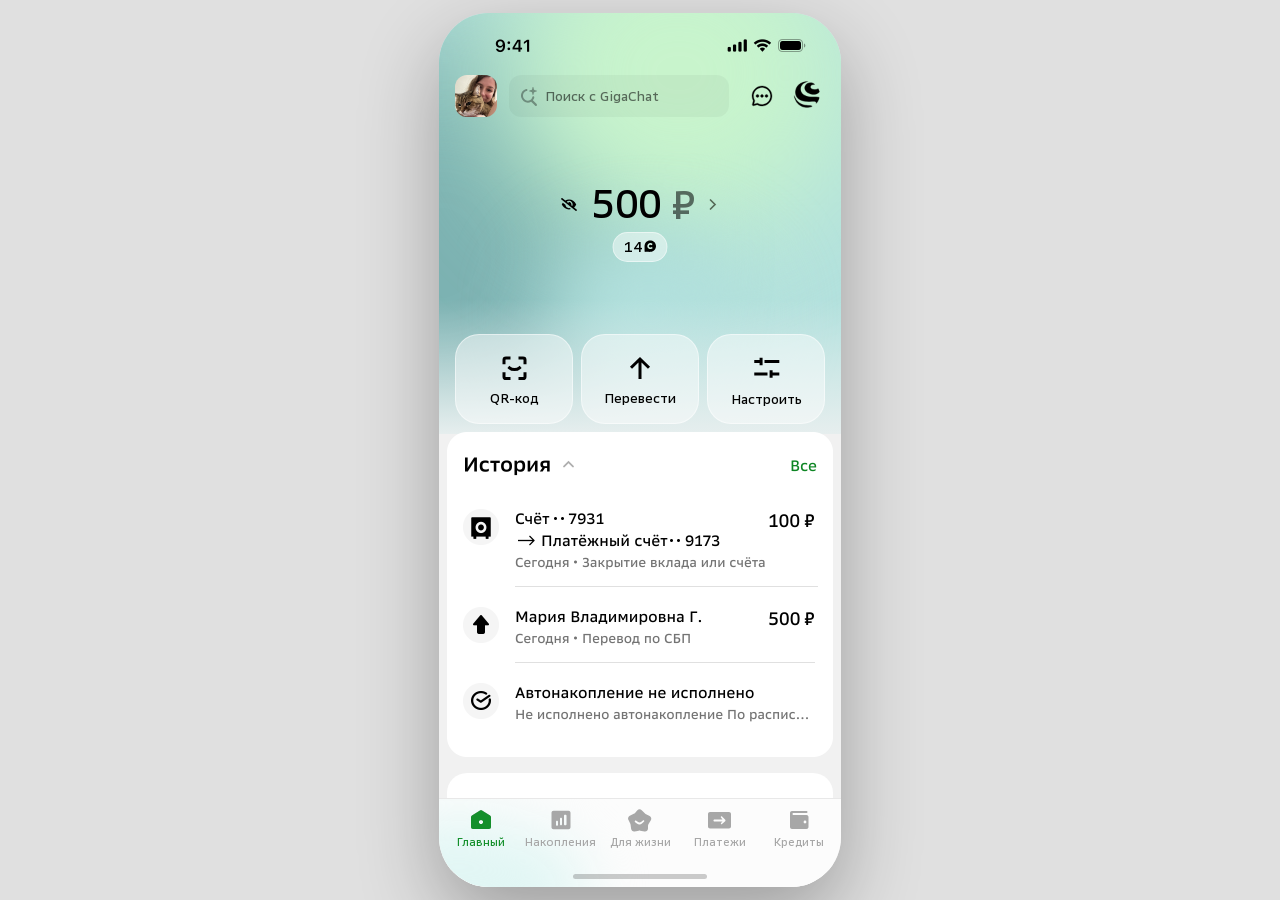
<file: index.html>
<!DOCTYPE html>
<html lang="ru">
<head>
  <meta charset="UTF-8" />
  <meta name="viewport" content="width=device-width, initial-scale=1.0" />
  <title>СберБанк — Главная</title>
  <style>
    @font-face {
      font-family: 'SB Sans Text';
      src: url('fonts/SB Sans Text.ttf') format('truetype');
      font-weight: 400;
      font-style: normal;
    }
    @font-face {
      font-family: 'SB Sans Text';
      src: url('fonts/sb-sans-text-medium.ttf') format('truetype');
      font-weight: 500;
      font-style: normal;
    }
    @font-face {
      font-family: 'SB Sans Text';
      src: url('fonts/SB-Sans-Text-Semibold.ttf') format('truetype');
      font-weight: 600;
      font-style: normal;
    }
    @font-face {
      font-family: 'SB Sans Text';
      src: url('fonts/SB-Sans-Text-Bold.ttf') format('truetype');
      font-weight: 700;
      font-style: normal;
    }

    :root {
      /* bg */
      --bg-page: #f1f1f1;
      --bg-hero-mesh-teal: #7cb2b2;
      --bg-hero-mesh-lime: #c8f4cc;
      --bg-hero-mesh-aqua: #b3e1de;

      /* surface */
      --surface-glass: rgba(255, 255, 255, 0.45);
      --surface-secondary: #f5f5f5;
      --surface-tabbar: #fcfcfc;
      --surface-tabbar-glow: #e1f6f4;

      /* border */
      --border-glass: rgba(255, 255, 255, 0.5);
      --border-default: #e0e0e0;

      /* fill */
      --fill-tertiary: rgba(0, 0, 0, 0.04);

      /* text */
      --text-primary: #000000;
      --text-on-hero-secondary: rgba(0, 0, 0, 0.55);
      --text-tertiary: #a7a7a7;
      --text-link: #0d8523;

      /* icon */
      --icon-accent: #148f2b;
      --icon-secondary: #a7a7a7;
      --icon-default: #000000;

      /* accent */
      --accent-primary: #148f2b;

      /* typography */
      --font-family-base: 'SB Sans Text', -apple-system, sans-serif;
      --font-size-footnote: 13px;
      --font-size-body: 15px;
      --font-size-caption: 11px;
      --font-size-title: 20px;
      --font-weight-button: 400;
      --font-weight-caption: 500;
      --font-weight-title: 600;
    }

    * { box-sizing: border-box; margin: 0; padding: 0; }

    body {
      background: #e0e0e0;
      display: flex;
      justify-content: center;
      align-items: center;
      min-height: 100vh;
      font-family: var(--font-family-base);
      -webkit-font-smoothing: antialiased;
      -moz-osx-font-smoothing: grayscale;
      font-synthesis: none;
    }

    .phone {
      position: relative;
      width: 402px;
      height: 874px;
      overflow: hidden;
      border-radius: 50px;
      background: var(--bg-page);
      box-shadow: 0 30px 80px rgba(0,0,0,0.3);
    }

    /* ── STATUS BAR ── */
    .status-bar {
      position: absolute;
      top: 0;
      left: 0;
      width: 402px;
      height: 62px;
      z-index: 10;
      display: block;
    }
    .status-bar img {
      display: block;
      width: 402px;
      height: 62px;
    }

    /* ── HERO GRADIENT ── */
    .hero {
      position: absolute;
      top: 0;
      left: 0;
      width: 402px;
      height: 421px;
      background: var(--bg-hero-mesh-aqua);
      overflow: hidden;
    }
    .hero--header {
      display: none;
      clip-path: inset(0 0 calc(100% - 110px));
      pointer-events: none;
      z-index: 6;
    }
    .phone--scrolled .hero--header {
      display: block;
    }
    .blob-teal {
      position: absolute;
      width: 420px;
      height: 440px;
      left: -210px;
      top: 20px;
    }
    .blob-mint {
      position: absolute;
      width: 380px;
      height: 360px;
      left: 50px;
      top: -120px;
    }
    .blob-aqua {
      position: absolute;
      width: 240px;
      height: 200px;
      left: 90px;
      top: 200px;
    }
    .blob-teal img, .blob-mint img, .blob-aqua img {
      position: absolute;
      width: 160%;
      height: 160%;
      top: -30%;
      left: -30%;
      max-width: none;
    }
    .hero-fade {
      position: absolute;
      inset: 0;
      background: linear-gradient(to bottom, rgba(230,238,238,0) 68%, #e6eeee 100%);
    }

    /* ── NAV BAR ── */
    .nav-bar {
      position: absolute;
      top: 62px;
      left: 0;
      width: 402px;
      display: flex;
      align-items: center;
      gap: 12px;
      padding: 0 16px;
      z-index: 8;
    }
    .nav-avatar {
      width: 42px;
      height: 42px;
      border-radius: 12px;
      overflow: hidden;
      flex-shrink: 0;
    }
    .nav-avatar img {
      width: 100%;
      height: 133.33%;
      object-fit: cover;
      margin-top: -9.18%;
    }
    .nav-search {
      flex: 0 0 220px;
      height: 42px;
      background: var(--fill-tertiary);
      border-radius: 12px;
      display: flex;
      align-items: center;
      padding: 6px;
      gap: 2px;
    }
    .nav-search img { width: 28px; height: 28px; flex-shrink: 0; }
    .nav-search span {
      font-size: var(--font-size-footnote);
      font-family: var(--font-family-base);
      font-weight: var(--font-weight-caption);
      color: var(--text-on-hero-secondary);
      white-space: nowrap;
    }
    .nav-icons {
      display: flex;
      align-items: center;
      gap: 12px;
      flex-shrink: 0;
    }
    .nav-icons img { display: block; }

    /* ── BALANCE AREA ── */
    .balance-area {
      position: absolute;
      top: 166px;
      left: 116px;
      display: flex;
      align-items: center;
      gap: 8px;
      z-index: 5;
    }
    .eye-icon {
      width: 28px;
      height: 28px;
      display: flex;
      align-items: center;
      justify-content: center;
      overflow: hidden;
    }
    .eye-icon img { width: 16.25px; height: 13px; }
    .balance-sum-row {
      display: flex;
      align-items: center;
      gap: 4px;
    }
    .balance-sum {
      display: flex;
      align-items: flex-start;
      gap: 9px;
      line-height: normal;
    }
    .balance-amount {
      font-family: var(--font-family-base);
      font-weight: 500;
      font-size: 40px;
      color: var(--text-primary);
      white-space: nowrap;
      letter-spacing: -0.5px;
    }
    .balance-currency {
      font-family: var(--font-family-base);
      font-weight: var(--font-weight-caption);
      font-size: 41px;
      color: var(--text-on-hero-secondary);
      width: 24px;
    }
    .balance-chevron { width: 28px; height: 28px; }

    /* ── COUNTER PILL ── */
    .counter-pill {
      position: absolute;
      top: 219px;
      left: 50%;
      transform: translateX(-50%);
      background: var(--surface-glass);
      border: 1px solid var(--border-glass);
      border-radius: 16px;
      height: 30px;
      padding: 5px 10px 6px;
      display: flex;
      align-items: center;
      gap: 2px;
      z-index: 5;
    }
    .counter-pill span {
      font-size: var(--font-size-body);
      font-family: var(--font-family-base);
      font-weight: var(--font-weight-caption);
      color: var(--text-primary);
    }
    .counter-pill img { width: 13px; height: 13px; }

    /* ── ACTION BUTTONS ── */
    .action-btn {
      position: absolute;
      top: 321px;
      width: 118px;
      height: 90px;
      background: var(--surface-glass);
      border: 1px solid var(--border-glass);
      border-radius: 24px;
      display: flex;
      align-items: center;
      justify-content: center;
      z-index: 5;
      cursor: pointer;
    }
    .action-btn.qr { left: 16px; }
    .action-btn.transfer { left: 142px; }
    .action-btn.settings { left: 268px; border-width: 1.5px; }

    .action-inner {
      display: flex;
      flex-direction: column;
      align-items: center;
      gap: 3px;
    }
    .action-inner img { width: 40px; height: 36px; }
    .action-inner.settings-inner { gap: 4px; }
    .action-label {
      font-size: var(--font-size-footnote);
      font-family: var(--font-family-base);
      font-weight: var(--font-weight-caption);
      color: var(--text-primary);
      text-align: center;
      line-height: normal;
    }

    /* ── HISTORY ISLAND ── */
    .history-island-img {
      position: absolute;
      top: 419px;
      left: 50%;
      transform: translateX(-50%);
      width: 386px;
      height: 325px;
      display: block;
      z-index: 3;
    }

    /* ── SCROLL AREA ── */
    .scroll-area {
      position: absolute;
      top: 0;
      left: 0;
      width: 100%;
      height: 100%;
      overflow-y: auto;
      overflow-x: hidden;
      -webkit-overflow-scrolling: touch;
      scrollbar-width: none;
      padding-bottom: 89px;
    }
    .scroll-area::-webkit-scrollbar { display: none; }

    .screen-content {
      position: relative;
      width: 402px;
      height: 1262px;
    }

    /* ── DEPOSITS ISLAND ── */
    .deposits-island {
      position: absolute;
      top: 760px;
      left: 8px;
      width: 386px;
      height: 216px;
      background: white;
      border-radius: 20px;
      z-index: 3;
    }
    .deposits-island-title {
      position: absolute;
      top: 24px;
      left: 0;
      width: 386px;
      display: flex;
      justify-content: space-between;
      align-items: center;
      padding: 0 16px;
    }
    .deposits-island-title-text {
      font-size: var(--font-size-title);
      font-family: var(--font-family-base);
      font-weight: var(--font-weight-title);
      color: var(--text-primary);
      letter-spacing: -0.2px;
      line-height: normal;
    }
    .deposits-island-link {
      font-size: var(--font-size-body);
      font-family: var(--font-family-base);
      font-weight: var(--font-weight-caption);
      color: var(--text-link);
    }
    .deposits-cell {
      position: absolute;
      top: 67px;
      left: 16px;
      width: 354px;
      display: flex;
      align-items: flex-start;
      gap: 16px;
      cursor: pointer;
      text-decoration: none;
      color: inherit;
    }
    .deposits-cell + .deposits-cell { top: 139px; }
    .deposits-cell-icon {
      width: 36px;
      height: 36px;
      flex-shrink: 0;
    }
    .deposits-cell-icon img { display: block; width: 36px; height: 36px; }
    .deposits-cell-body {
      display: flex;
      align-items: flex-start;
      justify-content: space-between;
      padding-bottom: 16px;
      flex: 1;
    }
    .deposits-cell-info {
      display: flex;
      flex-direction: column;
      gap: 4px;
    }
    .deposits-cell-amount {
      font-size: 18px;
      font-family: var(--font-family-base);
      font-weight: var(--font-weight-caption);
      color: var(--text-primary);
      white-space: nowrap;
      line-height: normal;
    }
    .deposits-cell-subtitle {
      display: flex;
      align-items: center;
      gap: 4px;
      font-size: var(--font-size-footnote);
      font-family: var(--font-family-base);
      font-weight: var(--font-weight-caption);
      color: #737373;
    }
    .deposits-cell-sep {
      display: flex;
      align-items: center;
      gap: 5px;
    }
    .deposits-cell-sep img { display: block; }
    .deposits-cell-rate {
      display: flex;
      align-items: center;
      gap: 3px;
      font-size: var(--font-size-footnote);
      font-family: var(--font-family-base);
      font-weight: var(--font-weight-caption);
      color: #737373;
      white-space: nowrap;
      flex-shrink: 0;
    }

/* ── TAB BAR ── */
    .tab-bar {
      position: absolute;
      bottom: 0;
      left: 0;
      width: 402px;
      height: 89px;
      background: var(--surface-tabbar);
      border-top: 0.5px solid rgba(0, 0, 0, 0.08);
      overflow: hidden;
      z-index: 10;
    }
    .tab-bar-glow {
      position: absolute;
      left: -110px;
      top: 20px;
      width: 260px;
      height: 140px;
    }
    .tab-bar-glow-img {
      position: absolute;
      top: -60px;
      left: -60px;
      width: 380px;
      height: 260px;
    }
    .tab-bar-glow-img img {
      width: 100%;
      height: 100%;
      max-width: none;
      display: block;
    }
    .tab-bar-inner {
      position: absolute;
      top: 9px;
      left: 50%;
      transform: translateX(-50%);
      width: 370px;
      display: flex;
      align-items: center;
      justify-content: space-between;
    }
    .tab-btn {
      width: 52px;
      display: flex;
      flex-direction: column;
      align-items: center;
      gap: 4px;
      cursor: default;
      text-decoration: none;
    }
    a.tab-btn { cursor: pointer; }
    .tab-btn img {
      width: 24px;
      height: 24px;
      flex-shrink: 0;
    }
    .tab-label {
      font-family: var(--font-family-base);
      font-size: var(--font-size-caption);
      font-weight: var(--font-weight-caption);
      line-height: 1.2;
      color: var(--text-tertiary);
      text-align: center;
      white-space: nowrap;
    }
    .tab-label.active {
      color: var(--accent-primary);
      animation: tab-label-activate 200ms ease-out forwards;
    }
    @keyframes tab-label-activate {
      from { color: #A7A7A7; }
      to   { color: #148F2B; }
    }
    @keyframes tab-home-bounce {
      from { transform: scale(0.9); }
      to   { transform: scale(1); }
    }
    @keyframes tab-icon-fadein {
      from { opacity: 0; }
      to   { opacity: 1; }
    }
    .tab-active-icon-wrap {
      position: relative;
      width: 24px;
      height: 24px;
      flex-shrink: 0;
      animation: tab-home-bounce 350ms ease-out forwards;
    }
    .tab-active-icon-wrap img {
      position: absolute;
      top: 0;
      left: 0;
      width: 24px;
      height: 24px;
    }
    .tab-active-icon-wrap .tab-icon-green {
      animation: tab-icon-fadein 200ms ease-out forwards;
    }

    /* ── TRANSFERS ISLAND ── */
    .transfers-island {
      position: absolute;
      top: 984px;
      left: 8px;
      width: 386px;
      height: 263px;
      background: white;
      border-radius: 20px;
      z-index: 3;
    }
    .transfers-title {
      position: absolute;
      top: 24px;
      left: 0;
      width: 386px;
      padding: 0 16px;
    }
    .transfers-title-text {
      font-family: var(--font-family-base);
      font-weight: var(--font-weight-title);
      font-size: var(--font-size-title);
      color: var(--text-primary);
      letter-spacing: -0.2px;
      line-height: normal;
    }
    .transfers-field {
      position: absolute;
      top: 64px;
      left: 16px;
      width: 354px;
      height: 57px;
      background: var(--surface-secondary);
      border-radius: 16px;
      padding: 10px 8px 6px 16px;
      display: flex;
      align-items: center;
    }
    .transfers-field-content {
      display: flex;
      align-items: center;
      justify-content: space-between;
      width: 100%;
      gap: 40px;
    }
    .transfers-field-text {
      font-family: var(--font-family-base);
      font-weight: var(--font-weight-caption);
      font-size: var(--font-size-body);
      color: var(--text-primary);
      white-space: nowrap;
      line-height: normal;
    }
    .transfers-field-btns {
      display: flex;
      align-items: center;
      gap: 8px;
      flex-shrink: 0;
    }
    .transfers-spb {
      width: 24px;
      height: 24px;
      overflow: hidden;
      flex-shrink: 0;
    }
    .transfers-spb img {
      display: block;
      width: 24px;
      height: 23px;
      object-fit: cover;
    }
    .transfers-arrow-btn {
      display: block;
      width: 49px;
      height: 40px;
      flex-shrink: 0;
    }
    .transfers-options {
      position: absolute;
      top: 138px;
      left: 16px;
      right: 16px;
      display: flex;
      align-items: flex-start;
      justify-content: space-between;
    }
    .transfers-option {
      display: flex;
      flex-direction: column;
      align-items: center;
      gap: 12px;
      width: 62px;
      flex-shrink: 0;
    }
    .transfers-icon-btn {
      width: 62px;
      height: 62px;
      background: var(--surface-secondary);
      border-radius: 16px;
      display: flex;
      align-items: center;
      justify-content: center;
      flex-shrink: 0;
    }
    .transfers-icon-btn img {
      display: block;
      width: 28px;
      height: 28px;
      object-fit: contain;
    }
    .transfers-icon-btn .transfers-chat-icon {
      width: 27px;
      height: auto;
    }
    .transfers-initials {
      font: 500 16px/1 var(--font-family-base);
      color: var(--icon-secondary);
    }
    .transfers-label {
      display: flex;
      flex-direction: column;
      align-items: center;
      gap: 4px;
      width: 42px;
    }
    .transfers-label span {
      font-family: var(--font-family-base);
      font-weight: var(--font-weight-caption);
      font-size: 12px;
      color: var(--text-primary);
      text-align: center;
      line-height: 1.2;
      white-space: nowrap;
    }
    .transfers-label-overflow {
      overflow: hidden;
      text-overflow: ellipsis;
      width: 64px;
      white-space: nowrap !important;
      display: block;
    }

    /* ── HOME INDICATOR ── */
    .home-indicator {
      position: absolute;
      bottom: 8px;
      left: 50%;
      transform: translateX(-50%);
      width: 134px;
      height: 5px;
      background: #000;
      border-radius: 3px;
      opacity: 0.2;
      z-index: 11;
    }

  </style>
  <link rel="stylesheet" href="preview-fit.css" />
  <script src="preview-fit.js" defer></script>
</head>
<body>
<div class="phone">

  <!-- STATUS BAR -->
  <div class="status-bar">
    <img src="assets/status-bar.svg" alt="" />
  </div>

  <!-- NAV BAR -->
  <div class="nav-bar">
    <div class="nav-avatar">
      <img src="assets/photo.png" alt="Аватар" />
    </div>
    <div class="nav-search">
      <img src="assets/search-ai.svg" alt="" />
      <span>Поиск c GigaChat</span>
    </div>
    <div class="nav-icons">
      <img src="assets/chat-icon.svg" alt="" width="36" height="36" />
      <img src="assets/gigachat-crescent.svg" alt="" width="36" height="36" />
    </div>
  </div>

  <!-- SCROLL AREA -->
  <div class="scroll-area">
  <div class="screen-content">

  <!-- HERO -->
  <div class="hero">
    <div class="blob-teal"><img src="assets/blob-teal.svg" alt="" /></div>
    <div class="blob-mint"><img src="assets/blob-mint.svg" alt="" /></div>
    <div class="blob-aqua"><img src="assets/blob-aqua.svg" alt="" /></div>
    <div class="hero-fade"></div>
  </div>

  <!-- BALANCE -->
  <div class="balance-area">
    <div class="eye-icon">
      <img src="assets/eye-slash.svg" alt="" />
    </div>
    <div class="balance-sum-row">
      <div class="balance-sum">
        <span class="balance-amount">500</span>
        <span class="balance-currency">₽</span>
      </div>
      <img class="balance-chevron" src="assets/chevron1.svg" alt="" />
    </div>
  </div>

  <!-- COUNTER PILL -->
  <div class="counter-pill">
    <span>14</span>
    <img src="assets/icon.svg" alt="" />
  </div>

  <!-- ACTION BUTTONS -->
  <div class="action-btn qr">
    <div class="action-inner">
      <img src="assets/scan-icon.svg" alt="" />
      <span class="action-label">QR-код</span>
    </div>
  </div>
  <div class="action-btn transfer">
    <div class="action-inner">
      <img src="assets/transfer-icon.svg" alt="" />
      <span class="action-label">Перевести</span>
    </div>
  </div>
  <div class="action-btn settings">
    <div class="action-inner settings-inner">
      <img src="assets/setup-icon.svg" alt="" />
      <span class="action-label">Настроить</span>
    </div>
  </div>

  <!-- HISTORY ISLAND -->
  <img class="history-island-img" src="assets/history.png" alt="" />

<!-- DEPOSITS ISLAND -->
  <div class="deposits-island">
    <div class="deposits-island-title">
      <span class="deposits-island-title-text">Вклады и счета</span>
      <span class="deposits-island-link">Все</span>
    </div>
    <a class="deposits-cell" href="накопительный-счёт.html">
      <div class="deposits-cell-icon">
        <img src="assets/deposits-icon.svg" alt="" />
      </div>
      <div class="deposits-cell-body">
        <div class="deposits-cell-info">
          <span class="deposits-cell-amount">10 000 ₽</span>
          <div class="deposits-cell-subtitle">
            <span>Накопительный счет</span>
            <div class="deposits-cell-sep">
              <img src="assets/ellipse22.svg" alt="" width="3" height="3" />
              <span>7052</span>
            </div>
          </div>
        </div>
        <div class="deposits-cell-rate">
          <span>12,5</span>
          <span>%</span>
        </div>
      </div>
    </a>
    <a class="deposits-cell" href="накопительный-счёт.html?account=1">
      <div class="deposits-cell-icon">
        <img src="assets/deposits-icon.svg" alt="" />
      </div>
      <div class="deposits-cell-body">
        <div class="deposits-cell-info">
          <span class="deposits-cell-amount">50 000 ₽</span>
          <div class="deposits-cell-subtitle">
            <span>На машину</span>
            <div class="deposits-cell-sep">
              <img src="assets/ellipse22.svg" alt="" width="3" height="3" />
              <span>9169</span>
            </div>
          </div>
        </div>
        <div class="deposits-cell-rate">
          <span>12,5</span>
          <span>%</span>
        </div>
      </div>
    </a>
  </div>

  <!-- TRANSFERS ISLAND -->
  <div class="transfers-island">
    <div class="transfers-title">
      <span class="transfers-title-text">Переводы</span>
    </div>
    <div class="transfers-field">
      <div class="transfers-field-content">
        <span class="transfers-field-text">На Сбер или в другой банк</span>
        <div class="transfers-field-btns">
          <div class="transfers-spb">
            <img src="assets/sber-spb.png" alt="" />
          </div>
          <img class="transfers-arrow-btn" src="assets/sber-transfers-btn.svg" alt="" />
        </div>
      </div>
    </div>
    <div class="transfers-options">
      <div class="transfers-option">
        <div class="transfers-icon-btn">
          <img src="assets/sber-transfers-between.svg" alt="" />
        </div>
        <div class="transfers-label">
          <span>Между</span>
          <span>своими</span>
        </div>
      </div>
      <div class="transfers-option">
        <div class="transfers-icon-btn">
          <img src="assets/sber-transfers-abroad.svg" alt="" />
        </div>
        <div class="transfers-label">
          <span>В другую</span>
          <span>страну</span>
        </div>
      </div>
      <div class="transfers-option">
        <div class="transfers-icon-btn">
          <span class="transfers-initials" aria-hidden="true">МВ</span>
        </div>
        <div class="transfers-label">
          <span>Мария</span>
          <span class="transfers-label-overflow">Владимировна</span>
        </div>
      </div>
      <div class="transfers-option">
        <div class="transfers-icon-btn">
          <span class="transfers-initials" aria-hidden="true">ЕВ</span>
        </div>
        <div class="transfers-label">
          <span>Елена</span>
          <span class="transfers-label-overflow">Владимировна</span>
        </div>
      </div>
      <div class="transfers-option">
        <div class="transfers-icon-btn">
          <img class="transfers-chat-icon" src="assets/sber-chat.png" alt="" />
        </div>
        <div class="transfers-label">
          <span>Чаты</span>
          <span>и сборы</span>
        </div>
      </div>
    </div>
  </div>

  </div><!-- /screen-content -->
  </div><!-- /scroll-area -->

  <!-- TAB BAR -->
  <div class="tab-bar">
    <div class="tab-bar-glow">
      <div class="tab-bar-glow-img">
        <img src="assets/glow.svg" alt="" />
      </div>
    </div>
    <div class="tab-bar-inner">
      <div class="tab-btn">
        <div class="tab-active-icon-wrap">
          <img src="assets/icon-main.svg" alt="" />
          <img src="assets/icon-main-active.svg" alt="" class="tab-icon-green" />
        </div>
        <span class="tab-label active">Главный</span>
      </div>
      <a class="tab-btn" href="накопления.html">
        <img src="assets/icon-analytics.svg" alt="" />
        <span class="tab-label">Накопления</span>
      </a>
      <div class="tab-btn">
        <img src="assets/icon-star.svg" alt="" />
        <span class="tab-label">Для жизни</span>
      </div>
      <div class="tab-btn">
        <img src="assets/icon-pay.svg" alt="" />
        <span class="tab-label">Платежи</span>
      </div>
      <div class="tab-btn">
        <img src="assets/icon-wallet.svg" alt="" />
        <span class="tab-label">Кредиты</span>
      </div>
    </div>
  </div>

  <!-- HOME INDICATOR -->
  <div class="home-indicator"></div>

</div>
<script>
  const homeScrollArea = document.querySelector('.scroll-area');
  const homePhone = document.querySelector('.phone');
  const headerGradient = homeScrollArea.querySelector('.hero').cloneNode(true);
  headerGradient.classList.add('hero--header');
  headerGradient.setAttribute('aria-hidden', 'true');
  homePhone.prepend(headerGradient);

  function updateHomeHeader() {
    homePhone.classList.toggle('phone--scrolled', homeScrollArea.scrollTop > 0);
  }

  homeScrollArea.addEventListener('scroll', updateHomeHeader, { passive: true });
  window.addEventListener('pageshow', updateHomeHeader);
  updateHomeHeader();
</script>
</body>
</html>
</file>
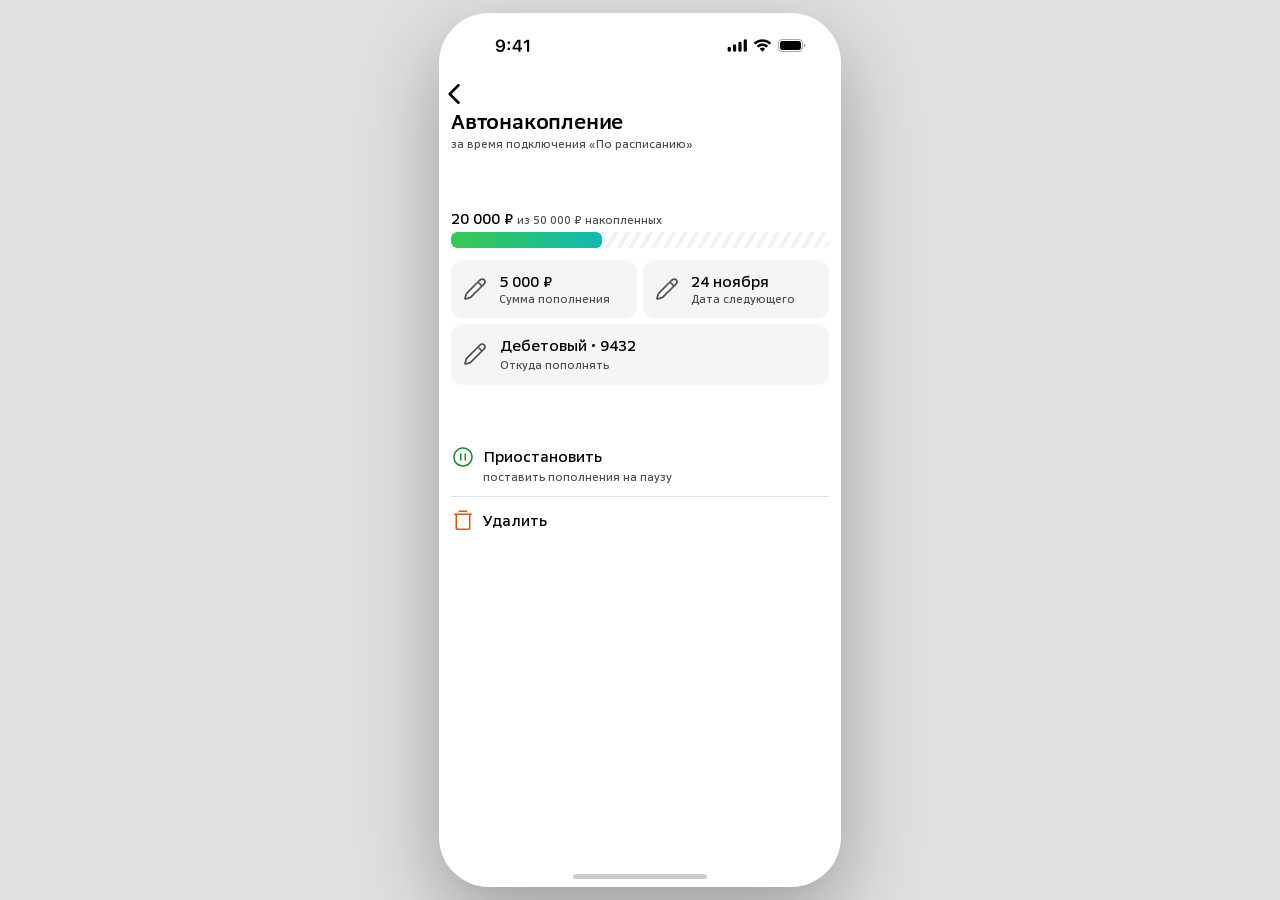
<file: изменить.html>
<!DOCTYPE html>
<html lang="ru">
<head>
  <meta charset="UTF-8" />
  <meta name="viewport" content="width=device-width, initial-scale=1.0" />
  <title>Автонакопление — Изменить</title>
  <style>
    @font-face {
      font-family: 'SB Sans Text';
      src: url('fonts/SB Sans Text.ttf') format('truetype');
      font-weight: 400;
      font-style: normal;
    }
    @font-face {
      font-family: 'SB Sans Text';
      src: url('fonts/sb-sans-text-medium.ttf') format('truetype');
      font-weight: 500;
      font-style: normal;
    }
    @font-face {
      font-family: 'SB Sans Text';
      src: url('fonts/SB-Sans-Text-Semibold.ttf') format('truetype');
      font-weight: 600;
      font-style: normal;
    }

    :root { --ff: 'SB Sans Text', -apple-system, sans-serif; }

    * { box-sizing: border-box; margin: 0; padding: 0; }

    body {
      background: #e0e0e0;
      display: flex;
      justify-content: center;
      align-items: center;
      min-height: 100vh;
      font-family: var(--ff);
      -webkit-font-smoothing: antialiased;
      -moz-osx-font-smoothing: grayscale;
      font-synthesis: none;
    }

    .phone {
      position: relative;
      width: 402px;
      height: 874px;
      overflow: hidden;
      border-radius: 50px;
      background: #fff;
      box-shadow: 0 30px 80px rgba(0,0,0,0.3);
    }

    .scroll-area {
      position: absolute;
      top: 0;
      left: 0;
      right: 0;
      bottom: 0;
      overflow-y: auto;
      overflow-x: hidden;
      scrollbar-width: none;
      -webkit-overflow-scrolling: touch;
    }
    .scroll-area::-webkit-scrollbar { display: none; }
  </style>
  <link rel="stylesheet" href="preview-fit.css" />
  <script src="preview-fit.js" defer></script>
</head>
<body>
<div class="phone">

  <!-- Status bar -->
  <div style="position:absolute;top:0;left:0;width:402px;height:62px;overflow:hidden;pointer-events:none;z-index:10;">
    <img src="assets/savings-status-bar.png" alt=""
      style="position:absolute;inset:0;width:100%;height:100%;max-width:none;object-fit:cover;mix-blend-mode:multiply;" />
  </div>

  <!-- Back arrow -->
  <a id="editBack" href="подключено.html"
    style="position:absolute;top:67px;left:2px;display:block;width:28px;height:28px;line-height:0;z-index:11;">
    <img src="assets/savings-chevron-left.svg" alt="Назад"
      style="width:28px;height:28px;max-width:none;" />
  </a>

  <!-- Scrollable content -->
  <div class="scroll-area">

    <!-- Top spacer (status bar + nav) -->
    <div style="height:96px;"></div>

    <!-- Header: title + subtitle -->
    <div style="margin:0 12px;display:flex;flex-direction:column;gap:4px;">
      <p style="font-family:var(--ff);font-size:20px;font-weight:600;color:#000;letter-spacing:-0.2px;line-height:normal;">Автонакопление</p>
      <p style="font-family:var(--ff);font-size:11px;font-weight:500;color:#4d4d4d;line-height:1.2;">за время подключения «По расписанию»</p>
    </div>

    <!-- Amount + progress bar -->
    <div style="margin:58px 12px 0;display:flex;flex-direction:column;gap:4px;">
      <p style="font-family:var(--ff);font-size:15px;font-weight:500;color:#000;line-height:normal;">
        <span id="editProgressAmount">20 000 ₽</span> <span id="editProgressLabel" style="font-family:var(--ff);font-size:11px;font-weight:500;color:#4d4d4d;line-height:1.2;">из 50 000 ₽ накопленных</span>
      </p>
      <!-- Progress bar -->
      <div style="position:relative;height:16px;width:100%;border-radius:6px;overflow:hidden;background:#fff;">
        <div style="position:absolute;inset:0;background:repeating-linear-gradient(-60deg,rgba(186,186,186,0.2) 0px,rgba(186,186,186,0.2) 4px,#fff 4px,#fff 10px);"></div>
        <div id="editProgressBar" style="position:absolute;top:0;left:0;height:16px;width:40%;border-radius:6px;background:linear-gradient(86.6deg,#34C759 10.53%,#0EBAB1 99.7%);"></div>
      </div>
    </div>

    <!-- Two cells: amount + date (side by side) -->
    <div style="margin:12px 12px 0;display:flex;gap:6px;">

      <!-- Amount cell -->
      <div style="flex:1;background:#f5f5f5;border-radius:12px;display:flex;align-items:center;gap:12px;padding:0 12px;">
        <img src="assets/edit-pencil1.svg" alt=""
          style="width:24px;height:52px;flex-shrink:0;max-width:none;" />
        <div style="display:flex;flex-direction:column;gap:2px;padding:12px 0;">
          <p style="font-family:var(--ff);font-size:15px;font-weight:500;color:#000;line-height:normal;" id="editAmount">5 000 ₽</p>
          <p style="font-family:var(--ff);font-size:11px;font-weight:500;color:#4d4d4d;line-height:1.2;">Сумма пополнения</p>
        </div>
      </div>

      <!-- Date cell -->
      <div style="flex:1;background:#f5f5f5;border-radius:12px;display:flex;align-items:center;gap:12px;padding:0 12px;">
        <img src="assets/edit-pencil1.svg" alt=""
          style="width:24px;height:52px;flex-shrink:0;max-width:none;" />
        <div style="display:flex;flex-direction:column;gap:2px;padding:12px 0;">
          <p style="font-family:var(--ff);font-size:15px;font-weight:500;color:#000;line-height:normal;" id="editDate">24 ноября</p>
          <p style="font-family:var(--ff);font-size:11px;font-weight:500;color:#4d4d4d;line-height:1.2;">Дата следующего</p>
        </div>
      </div>

    </div>

    <!-- Source account cell (full width) -->
    <div style="margin:6px 12px 0;background:#f5f5f5;border-radius:12px;display:flex;align-items:center;gap:13px;padding:4px 12px;">
      <img src="assets/edit-pencil.svg" alt=""
        style="width:24px;height:44px;flex-shrink:0;max-width:none;" />
      <div style="display:flex;flex-direction:column;gap:4px;padding:8px 0;">
        <p style="font-family:var(--ff);font-size:15px;font-weight:500;color:#000;line-height:normal;" id="editSource">Дебетовый • 9432</p>
        <p style="font-family:var(--ff);font-size:11px;font-weight:500;color:#4d4d4d;line-height:1.2;">Откуда пополнять</p>
      </div>
    </div>

    <!-- Pause button (with bottom border as separator) -->
    <div style="margin:60px 12px 0;border-bottom:1px solid #e0e0e0;padding-bottom:12px;">
      <div style="display:flex;align-items:center;gap:8px;">
        <img src="assets/edit-pausecircle.svg" alt=""
          style="width:24px;height:24px;flex-shrink:0;max-width:none;" />
        <p style="font-family:var(--ff);font-size:15px;font-weight:500;color:#000;white-space:nowrap;">Приостановить</p>
      </div>
      <div style="padding-left:32px;margin-top:2px;">
        <p style="font-family:var(--ff);font-size:11px;font-weight:500;color:#4d4d4d;line-height:1.2;">поставить пополнения на паузу</p>
      </div>
    </div>

    <!-- Delete -->
    <div style="margin:12px 12px 0;display:flex;align-items:center;gap:8px;">
      <img src="assets/edit-trash.svg" alt=""
        style="width:24px;height:24px;flex-shrink:0;max-width:none;" />
      <p style="font-family:var(--ff);font-size:15px;font-weight:500;color:#000;white-space:nowrap;">Удалить</p>
    </div>

    <!-- Bottom spacer -->
    <div style="height:32px;pointer-events:none;"></div>

  </div>

  <!-- Home indicator -->
  <div style="position:absolute;bottom:8px;left:50%;transform:translateX(-50%);
    width:134px;height:5px;background:#000;border-radius:3px;opacity:0.2;z-index:5;"></div>

</div>
<script src="schedule.js"></script>
<script>
(function () {
  var params = new URLSearchParams(window.location.search);
  if (params.get('account') === '1') {
    location.replace('накопительный-счёт.html?account=1&manage=1');
    return;
  }
  var amount = Number(params.get('amount'));
  var day = params.get('day');
  if (!day || !amount) return;

  var frequency = params.get('frequency') === 'week' ? 'week' : 'month';
  var date = savingsSchedule.nextDate(frequency, day);
  var back = document.getElementById('editBack');
  back.href = 'подключено.html?' + params;

  document.getElementById('editAmount').textContent = savingsSchedule.amountFormat.format(amount) + ' ₽';
  document.getElementById('editDate').textContent = savingsSchedule.dateFormat.format(date);
  document.getElementById('editSource').textContent = params.get('source') || 'Дебетовый • 9432';
  document.getElementById('editProgressAmount').textContent = '0 ₽';
  document.getElementById('editProgressLabel').textContent = 'с автопополнений';
  document.getElementById('editProgressBar').parentElement.hidden = true;
})();
</script>
</body>
</html>
</file>
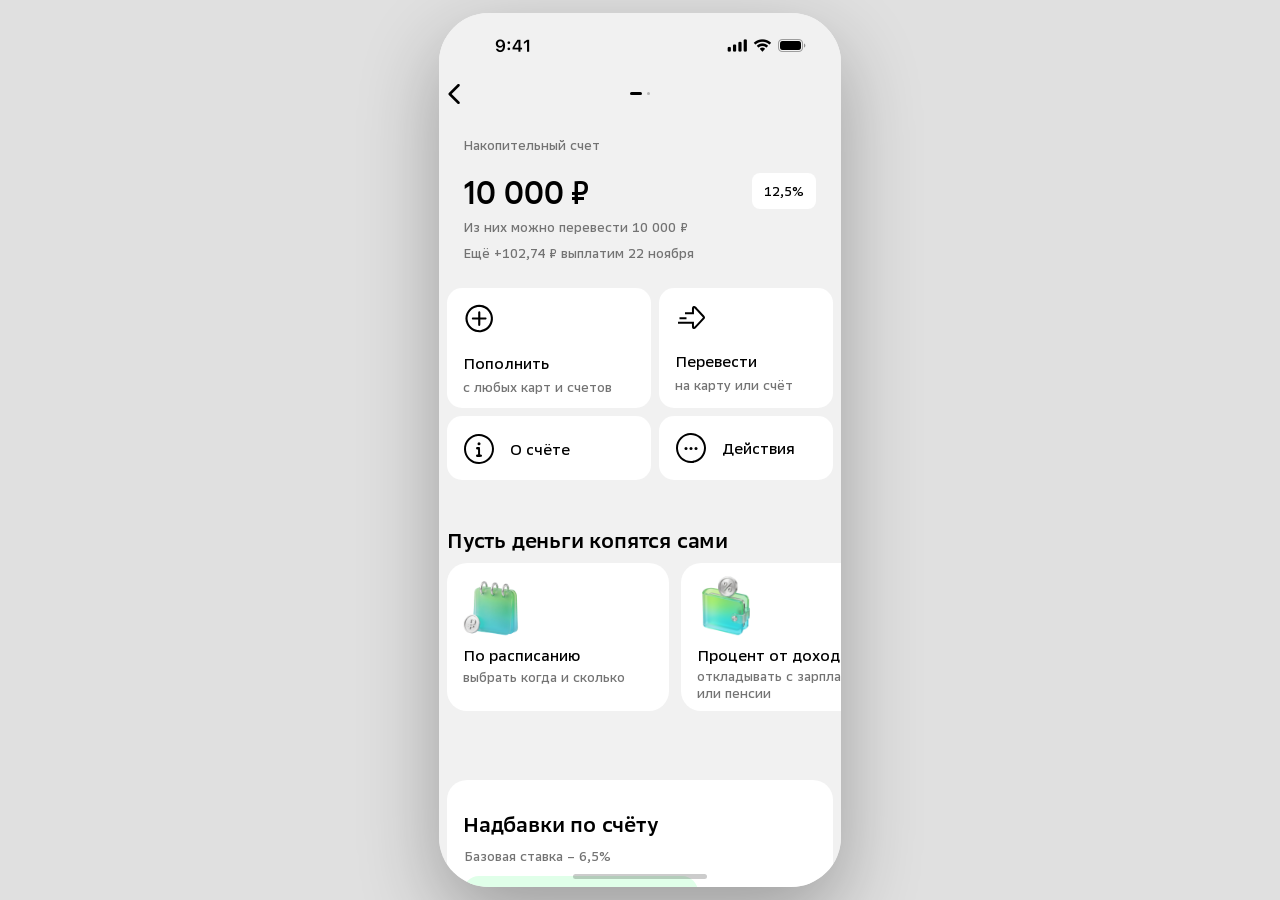
<file: накопительный-счёт.html>
<!DOCTYPE html>
<html lang="ru">
<head>
  <meta charset="UTF-8" />
  <meta name="viewport" content="width=device-width, initial-scale=1.0" />
  <title>Накопительный счёт</title>
  <style>
    @font-face {
      font-family: 'SB Sans Text';
      src: url('fonts/SB Sans Text.ttf') format('truetype');
      font-weight: 400;
      font-style: normal;
    }
    @font-face {
      font-family: 'SB Sans Text';
      src: url('fonts/sb-sans-text-medium.ttf') format('truetype');
      font-weight: 500;
      font-style: normal;
    }
    @font-face {
      font-family: 'SB Sans Text';
      src: url('fonts/SB-Sans-Text-Semibold.ttf') format('truetype');
      font-weight: 600;
      font-style: normal;
    }
    @font-face {
      font-family: 'SB Sans Text';
      src: url('fonts/SB-Sans-Text-Bold.ttf') format('truetype');
      font-weight: 700;
      font-style: normal;
    }
    @font-face {
      font-family: 'SB Sans Display';
      src: url('fonts/sb-sans-display-semibold.ttf') format('truetype');
      font-weight: 600;
      font-style: normal;
    }

    :root {
      --ff: 'SB Sans Text', -apple-system, sans-serif;
    }

    * { box-sizing: border-box; margin: 0; padding: 0; }

    body {
      background: #e0e0e0;
      display: flex;
      justify-content: center;
      align-items: center;
      min-height: 100vh;
      font-family: var(--ff);
      -webkit-font-smoothing: antialiased;
      -moz-osx-font-smoothing: grayscale;
      font-synthesis: none;
    }

    .phone {
      position: relative;
      width: 402px;
      height: 874px;
      overflow: hidden;
      border-radius: 50px;
      background: #f1f1f1;
      box-shadow: 0 30px 80px rgba(0,0,0,0.3);
    }

    #screensWrapper {
      position: absolute;
      inset: 0;
      display: flex;
      overflow-x: scroll;
      overflow-y: hidden;
      scroll-snap-type: x mandatory;
      scrollbar-width: none;
      -webkit-overflow-scrolling: touch;
    }
    #screensWrapper::-webkit-scrollbar { display: none; }

    .screen-pane {
      flex-shrink: 0;
      width: 402px;
      height: 100%;
      overflow-y: auto;
      overflow-x: hidden;
      position: relative;
      scroll-snap-align: start;
      scrollbar-width: none;
      -webkit-overflow-scrolling: touch;
      background: #f1f1f1;
    }
    .screen-pane::-webkit-scrollbar { display: none; }
    #savingsCards::-webkit-scrollbar  { display: none; }

    .pg-dot {
      height: 3px;
      border-radius: 99px;
      background: #000;
      cursor: pointer;
      transition: width 200ms ease, opacity 200ms ease, border-radius 200ms ease;
    }
    .account-schedule {
      position: absolute;
      inset: 0;
      z-index: 12;
    }
    .account-schedule-backdrop {
      position: absolute;
      inset: 0;
      background: rgba(255,255,255,.24);
      backdrop-filter: blur(5px);
    }
    .account-schedule-panel {
      position: absolute;
      inset: auto 0 0;
      padding: 22px 12px 56px;
      background: #fff;
      border-radius: 20px 20px 0 0;
      font-size: 15px;
    }
    .account-schedule-handle {
      position: absolute;
      top: 0;
      left: calc(50% - 22px);
      width: 44px;
      height: 20px;
      border: 0;
      background: transparent;
      cursor: pointer;
    }
    .account-schedule-handle::before {
      content: '';
      display: block;
      margin: auto;
      width: 36px;
      height: 4px;
      border-radius: 4px;
      background: #ccc;
    }
    .account-schedule-title {
      font-size: 20px;
      font-weight: 600;
    }
    .account-schedule-title + .account-schedule-caption {
      margin-top: 4px;
    }
    .account-schedule-caption {
      color: #4d4d4d;
      font-size: 11px;
    }
    .account-schedule-summary {
      margin: 16px 0 8px;
    }
    .account-schedule-progress {
      height: 16px;
      margin-top: 4px;
      overflow: hidden;
      border-radius: 6px;
      background: repeating-linear-gradient(-60deg, #f1f1f1 0 4px, #fff 4px 10px);
    }
    .account-schedule-progress-fill {
      width: 80%;
      height: 100%;
      border-radius: inherit;
      background: linear-gradient(86.6deg, #34C759 10.53%, #0EBAB1 99.7%);
    }
    .account-schedule-fields {
      display: grid;
      grid-template-columns: repeat(2, minmax(0, 1fr));
      gap: 8px;
    }
    .account-schedule-field {
      display: flex;
      align-items: center;
      gap: 12px;
      min-height: 58px;
      padding: 3px 12px;
      border-radius: 12px;
      background: #f5f5f5;
    }
    .account-schedule-field:last-child {
      grid-column: 1 / -1;
    }
    .account-schedule-field, .account-schedule-action {
      font: 500 15px/1.2 var(--ff);
    }
    .account-schedule-field .account-schedule-caption,
    .account-schedule-action .account-schedule-caption {
      margin-top: 2px;
      font-size: 11px;
    }
    .account-schedule-field img, .account-schedule-action img {
      width: 24px;
      height: 24px;
      flex: none;
    }
    .account-schedule-field img {
      height: auto;
    }
    .account-schedule-action {
      display: flex;
      align-items: center;
      gap: 8px;
      padding: 12px 0;
    }
    .account-schedule-actions {
      margin-top: 12px;
    }
    .account-schedule-action + .account-schedule-action {
      border-top: 1px solid #e0e0e0;
    }
  </style>
  <link rel="stylesheet" href="preview-fit.css" />
  <script src="preview-fit.js" defer></script>
</head>
<body>
<div class="phone">

  <!-- Status bar (закреплён, вне screensWrapper) -->
  <div style="position:absolute;top:0;left:0;width:402px;height:62px;overflow:hidden;pointer-events:none;z-index:10;background:#f1f1f1;">
    <img src="assets/savings-status-bar.png" alt=""
      style="position:absolute;inset:0;width:100%;height:100%;max-width:none;object-fit:cover;" />
  </div>

  <!-- Кнопка «Назад» (закреплена) -->
  <a href="накопления.html"
    style="position:absolute;top:67px;left:2px;display:block;width:28px;height:28px;line-height:0;z-index:11;">
    <img src="assets/savings-chevron-left.svg" alt="Назад"
      style="width:28px;height:28px;max-width:none;" />
  </a>

  <!-- Точки пагинации (закреплены) -->
  <div style="position:absolute;top:79px;left:50%;transform:translateX(-50%);height:3px;z-index:11;display:flex;align-items:center;gap:5px;">
    <div id="sdot0" class="pg-dot" style="width:12px;opacity:1;"></div>
    <div id="sdot1" class="pg-dot" style="width:3px;opacity:0.25;border-radius:50%;"></div>
  </div>

  <!-- ===== Горизонтальная обёртка экранов ===== -->
  <div id="screensWrapper">

    <!-- ===== ЭКРАН 0: Накопительный счёт (пустой) ===== -->
    <div id="sscreen0" class="screen-pane">

      <!-- Подпись счёта -->
      <p style="position:absolute;top:141px;left:24px;transform:translateY(-100%);
        font-family:var(--ff);font-size:13px;font-weight:500;color:#737373;white-space:nowrap;">
        Накопительный счет
      </p>

      <!-- Сумма "10 000 ₽" -->
      <div style="position:absolute;top:160px;left:24px;display:flex;gap:7px;align-items:flex-start;line-height:normal;">
        <span style="font-family:'SB Sans Display',var(--ff);font-size:32px;font-weight:600;color:#000;white-space:nowrap;">10 000</span>
        <span style="font-family:var(--ff);font-size:32px;font-weight:500;color:#000;width:24px;">₽</span>
      </div>

      <!-- Бейдж ставки "12,5%" -->
      <div style="position:absolute;top:160px;left:313px;width:64px;height:36px;
        background:#fff;border-radius:8px;display:flex;align-items:center;justify-content:center;">
        <span style="font-family:var(--ff);font-size:13px;font-weight:500;color:#000;white-space:nowrap;">12,5%</span>
      </div>

      <!-- Подзаголовок 1 -->
      <p style="position:absolute;top:223px;left:24px;transform:translateY(-100%);
        font-family:var(--ff);font-size:13px;font-weight:500;color:#737373;white-space:nowrap;">
        Из них можно перевести 10 000 ₽&nbsp;
      </p>

      <!-- Подзаголовок 2 -->
      <p style="position:absolute;top:249px;left:24px;transform:translateY(-100%);
        font-family:var(--ff);font-size:13px;font-weight:500;color:#737373;white-space:nowrap;">
        Ещё +102,74 ₽ выплатим 22 ноября
      </p>

      <!-- Карточка «Пополнить» (204×120) -->
      <div style="position:absolute;top:275px;left:8px;width:204px;height:120px;
        background:#fff;border-radius:15px;padding:14px 16px 13px 16px;
        display:flex;flex-direction:column;gap:20px;">
        <img src="assets/savings-icon-popolnit.svg" alt=""
          style="width:32px;height:32px;flex-shrink:0;max-width:none;" />
        <div style="display:flex;flex-direction:column;gap:6px;">
          <span style="font-family:var(--ff);font-size:15px;font-weight:500;color:#000;white-space:nowrap;">Пополнить</span>
          <span style="font-family:var(--ff);font-size:13px;font-weight:500;color:#737373;white-space:nowrap;">с любых карт и счетов</span>
        </div>
      </div>

      <!-- Карточка «Перевести» (174×120) -->
      <div style="position:absolute;top:275px;left:220px;width:174px;height:120px;
        background:#fff;border-radius:15px;padding:12px 14px 15px 16px;
        display:flex;flex-direction:column;gap:20px;">
        <img src="assets/savings-icon-perevesti.svg" alt=""
          style="width:32px;height:32px;flex-shrink:0;max-width:none;" />
        <div style="display:flex;flex-direction:column;gap:6px;">
          <span style="font-family:var(--ff);font-size:15px;font-weight:500;color:#000;white-space:nowrap;">Перевести</span>
          <span style="font-family:var(--ff);font-size:13px;font-weight:500;color:#737373;white-space:nowrap;">на карту или счёт</span>
        </div>
      </div>

      <!-- Карточка «О счёте» (204×64) -->
      <div style="position:absolute;top:403px;left:8px;width:204px;height:64px;
        background:#fff;border-radius:15px;padding:17px 16px 15px 16px;
        display:flex;align-items:center;gap:15px;">
        <img src="assets/savings-icon-o-schete.svg" alt=""
          style="width:32px;height:32px;flex-shrink:0;max-width:none;" />
        <span style="font-family:var(--ff);font-size:15px;font-weight:500;color:#000;white-space:nowrap;">О счёте</span>
      </div>

      <!-- Карточка «Действия» (174×64) -->
      <div style="position:absolute;top:403px;left:220px;width:174px;height:64px;
        background:#fff;border-radius:15px;padding:16px 17px 16px 16px;
        display:flex;align-items:center;gap:15px;">
        <img src="assets/savings-icon-deystviya.svg" alt=""
          style="width:32px;height:32px;flex-shrink:0;max-width:none;" />
        <span style="font-family:var(--ff);font-size:15px;font-weight:500;color:#000;white-space:nowrap;">Действия</span>
      </div>

      <!-- Заголовок секции -->
      <div style="position:absolute;top:515px;left:8px;width:386px;
        display:flex;align-items:center;justify-content:space-between;">
        <span style="font-family:var(--ff);font-size:20px;font-weight:600;color:#000;letter-spacing:-0.2px;white-space:nowrap;">Пусть деньги копятся сами</span>
      </div>

      <!-- Горизонтальный ряд карточек «Пусть копятся сами» — свайп листает карточки -->
      <div id="savingsCards" style="position:absolute;top:550px;left:0;width:402px;height:168px;
        overflow-x:auto;overflow-y:hidden;
        display:flex;flex-direction:row;align-items:flex-start;gap:12px;
        scroll-snap-type:x mandatory;scroll-padding-left:8px;
        -webkit-overflow-scrolling:touch;
        padding-top:20px;padding-left:8px;padding-right:8px;
        margin-top:-20px;
        box-sizing:border-box;
        scrollbar-width:none;">

        <!-- По расписанию (222×148) -->
        <a href="по-расписанию.html" style="flex-shrink:0;width:222px;height:148px;
          background:#fff;border-radius:20px;
          position:relative;overflow:visible;
          scroll-snap-align:start;
          display:block;text-decoration:none;">
          <div style="position:absolute;left:16px;top:18px;width:56px;height:56px;overflow:visible;pointer-events:none;will-change:transform;">
            <img src="assets/savings-illus-calendar.png" alt=""
              style="position:absolute;left:-22px;top:0;width:100px;height:56px;max-width:none;" />
          </div>
          <div style="position:absolute;left:16px;top:83px;display:flex;flex-direction:column;gap:4px;">
            <span style="font-family:var(--ff);font-size:15px;font-weight:500;color:#000;white-space:nowrap;">По расписанию</span>
            <span style="font-family:var(--ff);font-size:13px;font-weight:500;color:#737373;">выбрать когда и сколько</span>
          </div>
        </a>

        <!-- Процент от доходов (222×148) -->
        <a href="по-расписанию.html#income" style="flex-shrink:0;width:222px;height:148px;
          background:#fff;border-radius:20px;
          position:relative;overflow:visible;
          scroll-snap-align:start;
          display:block;text-decoration:none;">
          <div style="position:absolute;left:16px;top:18px;width:56px;height:56px;overflow:visible;pointer-events:none;will-change:transform;">
            <img src="assets/savings-illus-wallet.png" alt=""
              style="position:absolute;left:-44px;top:-15px;width:146px;height:81px;max-width:none;" />
          </div>
          <div style="position:absolute;left:16px;top:83px;display:flex;flex-direction:column;gap:4px;">
            <span style="font-family:var(--ff);font-size:15px;font-weight:500;color:#000;white-space:nowrap;">Процент от доходов</span>
            <span style="font-family:var(--ff);font-size:13px;font-weight:500;color:#737373;line-height:1.3;">откладывать с зарплаты<br>или пенсии</span>
          </div>
        </a>

        <!-- Процент от расходов (222×148) -->
        <a href="по-расписанию.html#expenses" style="flex-shrink:0;width:222px;height:148px;
          background:#fff;border-radius:20px;
          position:relative;overflow:visible;
          scroll-snap-align:start;
          display:block;text-decoration:none;">
          <div style="position:absolute;left:16px;top:18px;width:56px;height:56px;overflow:visible;pointer-events:none;will-change:transform;">
            <img src="assets/savings-illus-purchase.png" alt=""
              style="position:absolute;left:-38px;top:-16px;width:134px;height:75px;max-width:none;" />
          </div>
          <div style="position:absolute;left:16px;top:83px;display:flex;flex-direction:column;gap:4px;">
            <span style="font-family:var(--ff);font-size:15px;font-weight:500;color:#000;white-space:nowrap;">Процент от расходов</span>
            <span style="font-family:var(--ff);font-size:13px;font-weight:500;color:#737373;">копить с каждой покупки</span>
          </div>
        </a>

        <!-- Округление с покупок (222×148) -->
        <div style="flex-shrink:0;width:222px;height:148px;
          background:#fff;border-radius:20px;
          position:relative;overflow:visible;
          scroll-snap-align:start;">
          <div style="position:absolute;left:16px;top:18px;width:56px;height:56px;overflow:visible;pointer-events:none;will-change:transform;">
            <img src="assets/savings-illus-recept.png" alt=""
              style="position:absolute;left:-34px;top:-10px;width:130px;height:73px;max-width:none;" />
          </div>
          <div style="position:absolute;left:16px;top:83px;display:flex;flex-direction:column;gap:4px;">
            <span style="font-family:var(--ff);font-size:15px;font-weight:500;color:#000;white-space:nowrap;">Округление покупок</span>
            <span style="font-family:var(--ff);font-size:13px;font-weight:500;color:#737373;">переводить разницу на счёт</span>
          </div>
        </div>

        <!-- 52 недели (222×148) -->
        <a href="по-расписанию.html#weeks" style="flex-shrink:0;width:222px;height:148px;
          background:#fff;border-radius:20px;
          position:relative;overflow:visible;
          scroll-snap-align:start;
          display:block;text-decoration:none;">
          <div style="position:absolute;left:16px;top:18px;width:56px;height:56px;overflow:visible;pointer-events:none;will-change:transform;">
            <img src="assets/savings-illus-challenge.png" alt=""
              style="position:absolute;left:-33px;top:-4px;width:120px;height:67px;max-width:none;transform:scaleX(-1);" />
          </div>
          <div style="position:absolute;left:16px;top:83px;display:flex;flex-direction:column;gap:4px;">
            <span style="font-family:var(--ff);font-size:15px;font-weight:500;color:#000;white-space:nowrap;">52 недели</span>
            <span style="font-family:var(--ff);font-size:13px;font-weight:500;color:#737373;line-height:1.3;">откладывать каждую неделю<br>чуть больше прошлой</span>
          </div>
        </a>

      </div><!-- /#savingsCards -->

      <!-- Остров «Надбавки по счёту» (386×262) -->
      <div style="position:absolute;top:767px;left:8px;width:386px;height:262px;
        background:#fff;border-radius:20px;">

        <div style="position:absolute;top:32px;left:0;width:386px;display:flex;flex-direction:column;gap:8px;">
          <div style="padding:0 16px;">
            <span style="font-family:var(--ff);font-size:20px;font-weight:600;color:#000;letter-spacing:-0.2px;white-space:nowrap;">Надбавки по счёту</span>
          </div>
          <div style="padding-left:17px;">
            <span style="font-family:var(--ff);font-size:13px;font-weight:500;color:#737373;white-space:nowrap;">Базовая ставка – 6,5%&nbsp;</span>
          </div>
        </div>

        <!-- Промо +6% -->
        <div style="position:absolute;top:96px;left:16px;width:235px;height:66px;
          background:#e0ffe9;border-radius:16px;
          padding:15px 1px 15px 18px;
          display:flex;align-items:center;">
          <div style="display:flex;gap:12px;align-items:center;">
            <img src="assets/savings-icon-gift.svg" alt=""
              style="width:32px;height:32px;flex-shrink:0;max-width:none;" />
            <div style="display:flex;flex-direction:column;gap:2px;">
              <span style="font-family:var(--ff);font-size:15px;font-weight:500;color:#000;white-space:nowrap;">+6%</span>
              <span style="font-family:var(--ff);font-size:11.7px;font-weight:400;color:#737373;white-space:nowrap;">за первое открытие счёта</span>
            </div>
          </div>
        </div>

        <!-- Кнопка «Подробнее» -->
        <div style="position:absolute;top:197px;left:16px;width:354px;height:48px;
          background:#f5f5f5;border-radius:16px;
          display:flex;align-items:center;justify-content:center;">
          <span style="font-family:var(--ff);font-size:15px;font-weight:500;color:#000;white-space:nowrap;">Подробнее</span>
        </div>

      </div>

      <!-- Спейсер для вертикального скролла -->
      <div style="height:1075px;pointer-events:none;"></div>

    </div><!-- /sscreen0 -->

    <!-- ===== ЭКРАН 1: На машину (подключено, заполнено) ===== -->
    <div id="sscreen1" class="screen-pane">

      <!-- Подпись счёта -->
      <p style="position:absolute;top:141px;left:24px;transform:translateY(-100%);
        font-family:var(--ff);font-size:13px;font-weight:500;color:#737373;white-space:nowrap;">
        На машину
      </p>

      <!-- Сумма "50 000 ₽" -->
      <div style="position:absolute;top:160px;left:24px;display:flex;gap:7px;align-items:flex-start;line-height:normal;">
        <span style="font-family:'SB Sans Display',var(--ff);font-size:32px;font-weight:600;color:#000;white-space:nowrap;">50 000</span>
        <span style="font-family:var(--ff);font-size:32px;font-weight:500;color:#000;width:24px;">₽</span>
      </div>

      <!-- Бейдж ставки "12,5%" -->
      <div style="position:absolute;top:160px;left:313px;width:64px;height:36px;
        background:#fff;border-radius:8px;display:flex;align-items:center;justify-content:center;">
        <span style="font-family:var(--ff);font-size:13px;font-weight:500;color:#000;white-space:nowrap;">12,5%</span>
      </div>

      <!-- Подзаголовок 1 -->
      <p style="position:absolute;top:223px;left:24px;transform:translateY(-100%);
        font-family:var(--ff);font-size:13px;font-weight:500;color:#737373;white-space:nowrap;">
        Из них можно перевести 50 000 ₽&nbsp;
      </p>

      <!-- Подзаголовок 2 -->
      <p style="position:absolute;top:249px;left:24px;transform:translateY(-100%);
        font-family:var(--ff);font-size:13px;font-weight:500;color:#737373;white-space:nowrap;">
        Ещё +520,83 ₽ выплатим 21 ноября
      </p>

      <!-- Карточка «Пополнить» (204×120) -->
      <div style="position:absolute;top:275px;left:8px;width:204px;height:120px;
        background:#fff;border-radius:15px;padding:14px 16px 13px 16px;
        display:flex;flex-direction:column;gap:20px;">
        <img src="assets/savings-icon-popolnit.svg" alt=""
          style="width:32px;height:32px;flex-shrink:0;max-width:none;" />
        <div style="display:flex;flex-direction:column;gap:6px;">
          <span style="font-family:var(--ff);font-size:15px;font-weight:500;color:#000;white-space:nowrap;">Пополнить</span>
          <span style="font-family:var(--ff);font-size:13px;font-weight:500;color:#737373;white-space:nowrap;">с любых карт и счетов</span>
        </div>
      </div>

      <!-- Карточка «Перевести» (174×120) -->
      <div style="position:absolute;top:275px;left:220px;width:174px;height:120px;
        background:#fff;border-radius:15px;padding:12px 14px 15px 16px;
        display:flex;flex-direction:column;gap:20px;">
        <img src="assets/savings-icon-perevesti.svg" alt=""
          style="width:32px;height:32px;flex-shrink:0;max-width:none;" />
        <div style="display:flex;flex-direction:column;gap:6px;">
          <span style="font-family:var(--ff);font-size:15px;font-weight:500;color:#000;white-space:nowrap;">Перевести</span>
          <span style="font-family:var(--ff);font-size:13px;font-weight:500;color:#737373;white-space:nowrap;">на карту или счёт</span>
        </div>
      </div>

      <!-- Карточка «О счёте» (204×64) -->
      <div style="position:absolute;top:403px;left:8px;width:204px;height:64px;
        background:#fff;border-radius:15px;padding:17px 16px 15px 16px;
        display:flex;align-items:center;gap:15px;">
        <img src="assets/savings-icon-o-schete.svg" alt=""
          style="width:32px;height:32px;flex-shrink:0;max-width:none;" />
        <span style="font-family:var(--ff);font-size:15px;font-weight:500;color:#000;white-space:nowrap;">О счёте</span>
      </div>

      <!-- Карточка «Действия» (174×64) -->
      <div style="position:absolute;top:403px;left:220px;width:174px;height:64px;
        background:#fff;border-radius:15px;padding:16px 17px 16px 16px;
        display:flex;align-items:center;gap:15px;">
        <img src="assets/savings-icon-deystviya.svg" alt=""
          style="width:32px;height:32px;flex-shrink:0;max-width:none;" />
        <span style="font-family:var(--ff);font-size:15px;font-weight:500;color:#000;white-space:nowrap;">Действия</span>
      </div>

      <!-- Заголовок секции -->
      <div style="position:absolute;top:515px;left:8px;width:386px;display:flex;align-items:center;">
        <span style="font-family:var(--ff);font-size:20px;font-weight:600;color:#000;letter-spacing:-0.2px;white-space:nowrap;">Пусть деньги копятся сами</span>
      </div>

      <!-- Баннер «По расписанию» (подключён) -->
      <a id="manageCarSchedule" href="?account=1&amp;manage=1" aria-haspopup="dialog" style="position:absolute;top:550px;left:8px;width:386px;height:148px;
        background:#fff;border-radius:20px;
        display:block;text-decoration:none;overflow:visible;">
        <!-- Иллюстрация календаря (правая часть) -->
        <img src="assets/savings-illus-calendar-filled.png" alt=""
          style="position:absolute;left:190px;top:9px;width:226.676px;height:126.509px;max-width:none;object-fit:cover;pointer-events:none;" />
        <!-- Заголовок + подзаголовок -->
        <div style="position:absolute;left:16px;top:16px;display:flex;flex-direction:column;gap:2px;">
          <span style="font-family:var(--ff);font-size:15px;font-weight:500;color:#000;white-space:nowrap;">По расписанию</span>
          <span style="font-family:var(--ff);font-size:11px;font-weight:500;color:#737373;white-space:nowrap;line-height:1.2;">каждое 22-е, 10 000 ₽</span>
        </div>
        <!-- Иконка карандаша -->
        <img src="assets/52weeks-pencil.svg" alt=""
          style="position:absolute;left:157px;top:18px;width:14px;height:14px;max-width:none;display:block;" />
        <!-- Сумма -->
        <p style="position:absolute;left:17px;top:96px;
          font-family:var(--ff);font-size:20px;font-weight:600;color:#000;
          white-space:nowrap;letter-spacing:-0.2px;">40 000 ₽</p>
        <!-- Подпись -->
        <p style="position:absolute;left:17px;top:119px;
          font-family:var(--ff);font-size:11px;font-weight:500;color:#737373;
          white-space:nowrap;line-height:1.2;">Из них 2 200 ₽ процентов</p>
      </a>

      <!-- Остров «Надбавки по счёту» (386×262, top:719px по макету) -->
      <div style="position:absolute;top:719px;left:8px;width:386px;height:262px;
        background:#fff;border-radius:20px;">

        <div style="position:absolute;top:32px;left:0;width:386px;display:flex;flex-direction:column;gap:8px;">
          <div style="padding:0 16px;">
            <span style="font-family:var(--ff);font-size:20px;font-weight:600;color:#000;letter-spacing:-0.2px;white-space:nowrap;">Надбавки по счёту</span>
          </div>
          <div style="padding-left:17px;">
            <span style="font-family:var(--ff);font-size:13px;font-weight:500;color:#737373;white-space:nowrap;">Базовая ставка – 6,5%&nbsp;</span>
          </div>
        </div>

        <!-- Промо +6% -->
        <div style="position:absolute;top:96px;left:16px;width:235px;height:66px;
          background:#e0ffe9;border-radius:16px;
          padding:15px 1px 15px 18px;
          display:flex;align-items:center;">
          <div style="display:flex;gap:12px;align-items:center;">
            <img src="assets/savings-icon-gift.svg" alt=""
              style="width:32px;height:32px;flex-shrink:0;max-width:none;" />
            <div style="display:flex;flex-direction:column;gap:2px;">
              <span style="font-family:var(--ff);font-size:15px;font-weight:500;color:#000;white-space:nowrap;">+6%</span>
              <span style="font-family:var(--ff);font-size:11.7px;font-weight:400;color:#737373;white-space:nowrap;">за первое открытие счёта</span>
            </div>
          </div>
        </div>

        <!-- Кнопка «Подробнее» -->
        <div style="position:absolute;top:197px;left:16px;width:354px;height:48px;
          background:#f5f5f5;border-radius:16px;
          display:flex;align-items:center;justify-content:center;">
          <span style="font-family:var(--ff);font-size:15px;font-weight:500;color:#000;white-space:nowrap;">Подробнее</span>
        </div>

      </div>

      <!-- Спейсер для вертикального скролла -->
      <div style="height:1040px;pointer-events:none;"></div>

    </div><!-- /sscreen1 -->

  </div><!-- /#screensWrapper -->

  <div id="carScheduleSheet" class="account-schedule" hidden>
    <div class="account-schedule-backdrop" aria-hidden="true"></div>
    <section class="account-schedule-panel" role="dialog" aria-modal="true" aria-labelledby="carScheduleTitle">
      <button type="button" class="account-schedule-handle" aria-label="Закрыть настройки"></button>
      <h2 id="carScheduleTitle" class="account-schedule-title">Автонакопление</h2>
      <p class="account-schedule-caption">За время подключения «По расписанию»</p>
      <div class="account-schedule-summary">
        <p>40 000 ₽ <span class="account-schedule-caption">с автопополнений из 50 000 ₽ на счёте</span></p>
        <div class="account-schedule-progress" role="meter" aria-label="Доля автопополнений в балансе" aria-valuemin="0" aria-valuemax="100" aria-valuenow="80">
          <div class="account-schedule-progress-fill"></div>
        </div>
      </div>
      <div class="account-schedule-fields">
        <div class="account-schedule-field">
          <img src="assets/edit-pencil1.svg" alt="" />
          <div><p>10 000 ₽</p><p class="account-schedule-caption">Сумма пополнения</p></div>
        </div>
        <div class="account-schedule-field">
          <img src="assets/edit-pencil1.svg" alt="" />
          <div><p id="carScheduleDate"></p><p class="account-schedule-caption">Дата следующего</p></div>
        </div>
        <div class="account-schedule-field">
          <img src="assets/edit-pencil.svg" alt="" />
          <div><p>Дебетовый • 9432</p><p class="account-schedule-caption">Откуда пополнять</p></div>
        </div>
      </div>
      <div class="account-schedule-actions">
        <div class="account-schedule-action">
          <img src="assets/edit-pausecircle.svg" alt="" />
          <div><p>Приостановить</p><p class="account-schedule-caption">Поставить пополнения на паузу</p></div>
        </div>
        <div class="account-schedule-action">
          <img src="assets/edit-trash.svg" alt="" />
          <p>Удалить</p>
        </div>
      </div>
    </section>
  </div>

  <!-- Home indicator -->
  <div style="position:absolute;bottom:8px;left:50%;transform:translateX(-50%);
    width:134px;height:5px;background:#000;border-radius:3px;opacity:0.2;z-index:10;"></div>

</div>

<script src="schedule.js"></script>
<script>
  (function () {
    var wrapper       = document.getElementById('screensWrapper');
    var sdot0         = document.getElementById('sdot0');
    var sdot1         = document.getElementById('sdot1');
    var currentScreen = 0;
    var wasDragged    = false;

    var params = new URLSearchParams(location.search);
    var carScheduleLink = document.getElementById('manageCarSchedule');
    var carScheduleSheet = document.getElementById('carScheduleSheet');
    var closeSheetButton = carScheduleSheet.querySelector('button');

    function openCarSchedule() {
      document.getElementById('carScheduleDate').textContent =
        savingsSchedule.dateFormat.format(savingsSchedule.nextDate('month', '22'));
      carScheduleSheet.hidden = false;
      wrapper.inert = true;
      closeSheetButton.focus();
    }

    function closeCarSchedule() {
      carScheduleSheet.hidden = true;
      wrapper.inert = false;
      carScheduleLink.focus({ preventScroll: true });
      if (params.has('manage')) {
        params.delete('manage');
        history.replaceState(null, '', '?' + params);
      }
    }

    carScheduleLink.addEventListener('click', function (event) {
      event.preventDefault();
      if (!wasDragged) openCarSchedule();
    });
    closeSheetButton.addEventListener('click', closeCarSchedule);
    carScheduleSheet.querySelector('.account-schedule-backdrop')
      .addEventListener('click', closeCarSchedule);
    document.addEventListener('keydown', function (event) {
      if (event.key === 'Escape' && !carScheduleSheet.hidden) closeCarSchedule();
    });


    function setScreenIndicator(idx) {
      currentScreen = idx;
      [sdot0, sdot1].forEach(function (d) {
        d.style.width        = '3px';
        d.style.opacity      = '0.25';
        d.style.borderRadius = '50%';
      });
      var active = [sdot0, sdot1][idx];
      if (active) {
        active.style.width        = '12px';
        active.style.opacity      = '1';
        active.style.borderRadius = '99px';
      }
    }

    var initialScreen = params.get('account') === '1' ? 1 : 0;
    wrapper.scrollLeft = initialScreen * wrapper.clientWidth;
    setScreenIndicator(initialScreen);

    if (initialScreen === 1 && params.get('manage') === '1') {
      openCarSchedule();
    }

    wrapper.addEventListener('scroll', function () {
      var idx = Math.round(wrapper.scrollLeft / 402);
      if (idx !== currentScreen) setScreenIndicator(idx);
    }, { passive: true });

    sdot0.addEventListener('click', function () {
      wrapper.scrollTo({ left: 0, behavior: 'smooth' });
    });
    sdot1.addEventListener('click', function () {
      wrapper.scrollTo({ left: 402, behavior: 'smooth' });
    });

    /* Мышиный drag для десктопного превью */
    var dragStartX     = null;
    var dragScrollLeft = 0;

    wrapper.addEventListener('mousedown', function (e) {
      if (e.button !== 0) return;
      /* Не захватываем drag, начавшийся внутри горизонтальных рядов карточек */
      if (e.target.closest && (
        e.target.closest('#savingsCards') ||
        e.target.closest('#savingsCards2')
      )) return;
      dragStartX     = e.clientX;
      dragScrollLeft = wrapper.scrollLeft;
      wasDragged     = false;
    });

    document.addEventListener('mousemove', function (e) {
      if (dragStartX === null) return;
      var dx = e.clientX - dragStartX;
      if (Math.abs(dx) > 5) {
        wasDragged = true;
        var scale = wrapper.getBoundingClientRect().width / wrapper.clientWidth;
        wrapper.scrollLeft = dragScrollLeft - dx / scale;
      }
    });

    document.addEventListener('mouseup', function () {
      dragStartX = null;
      setTimeout(function () { wasDragged = false; }, 0);
    });

  })();
</script>
</body>
</html>
</file>
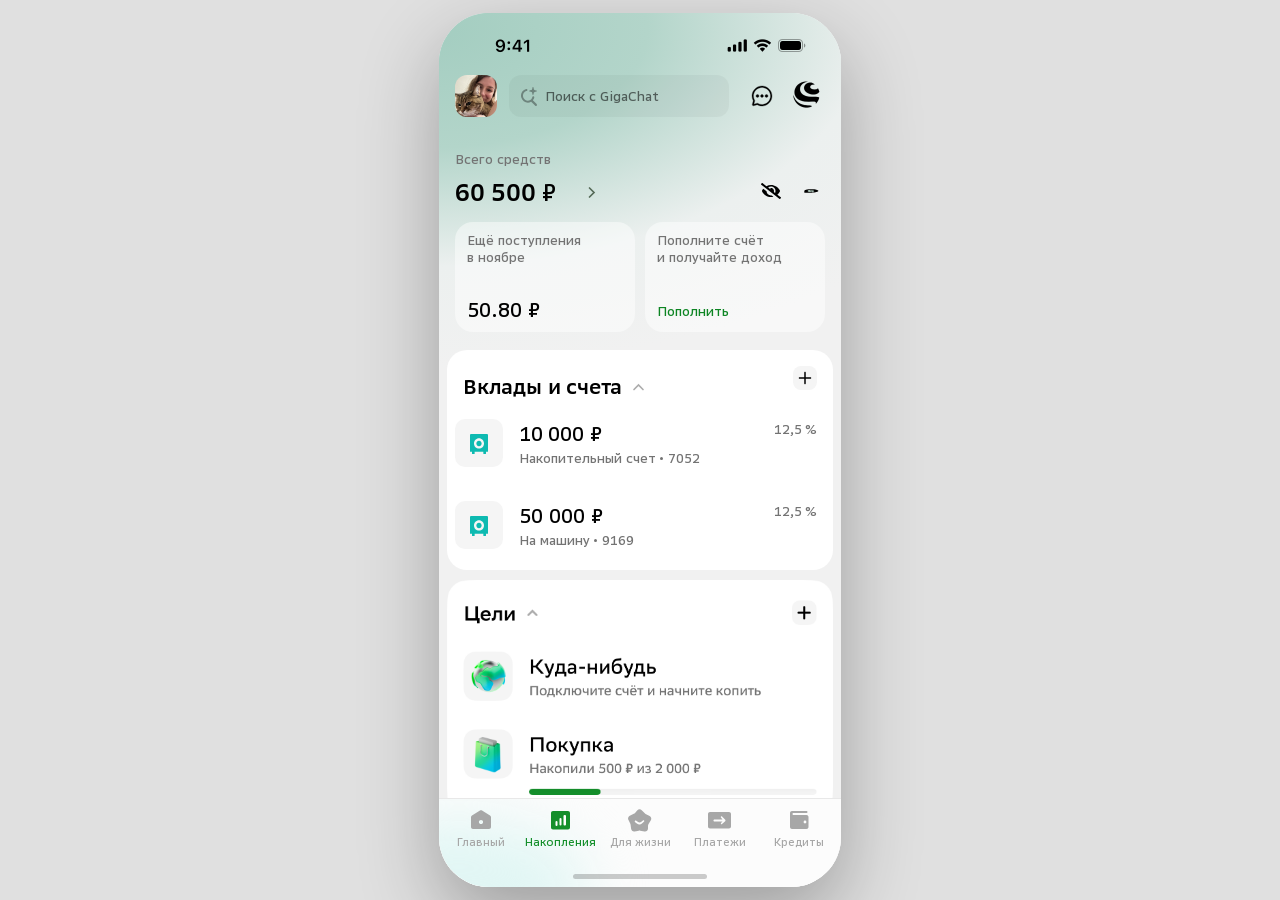
<file: накопления.html>
<!DOCTYPE html>
<html lang="ru">
<head>
  <meta charset="UTF-8" />
  <meta name="viewport" content="width=device-width, initial-scale=1.0" />
  <title>СберБанк — Накопления</title>
  <style>
    @font-face {
      font-family: 'SB Sans Text';
      src: url('fonts/SB Sans Text.ttf') format('truetype');
      font-weight: 400;
      font-style: normal;
    }
    @font-face {
      font-family: 'SB Sans Text';
      src: url('fonts/sb-sans-text-medium.ttf') format('truetype');
      font-weight: 500;
      font-style: normal;
    }
    @font-face {
      font-family: 'SB Sans Text';
      src: url('fonts/SB-Sans-Text-Semibold.ttf') format('truetype');
      font-weight: 600;
      font-style: normal;
    }
    @font-face {
      font-family: 'SB Sans Text';
      src: url('fonts/SB-Sans-Text-Bold.ttf') format('truetype');
      font-weight: 700;
      font-style: normal;
    }

    :root {
      --surface-tabbar: #fcfcfc;
      --text-tertiary: #a7a7a7;
      --accent-primary: #148f2b;
      --font-family-base: 'SB Sans Text', -apple-system, sans-serif;
      --font-size-caption: 11px;
      --font-weight-caption: 500;
    }

    * { box-sizing: border-box; margin: 0; padding: 0; }

    body {
      background: #e0e0e0;
      display: flex;
      justify-content: center;
      align-items: center;
      min-height: 100vh;
      font-family: var(--font-family-base);
      -webkit-font-smoothing: antialiased;
      -moz-osx-font-smoothing: grayscale;
      font-synthesis: none;
    }

    .phone {
      position: relative;
      width: 402px;
      height: 874px;
      overflow: hidden;
      border-radius: 50px;
      background: #fff;
      box-shadow: 0 30px 80px rgba(0,0,0,0.3);
    }

    /* ── SCROLL AREA ── */
    .scroll-area {
      position: absolute;
      top: 0;
      left: 0;
      width: 100%;
      height: 100%;
      overflow-y: auto;
      overflow-x: hidden;
      -webkit-overflow-scrolling: touch;
      scrollbar-width: none;
      padding-bottom: 89px;
    }
    .scroll-area::-webkit-scrollbar { display: none; }

    /* ── SCREEN CONTENT ── */
    .screen-content {
      position: relative;
      width: 402px;
      height: 1420px;
      background: #f1f1f1;
    }

    /* Top image strip: node 112:6557, clips to 565-785px region of the image */
    .img-top-wrap {
      position: absolute;
      top: 565px;
      left: 0;
      width: 402px;
      height: 220px;
      overflow: hidden;
      pointer-events: none;
    }
    .img-top-wrap img {
      position: absolute;
      top: -255.91%;
      left: -0.03%;
      width: 100.06%;
      height: 396.36%;
      max-width: none;
    }

    /* Bottom image block: node 112:6558, h=635px, top=785px */
    .img-bottom-wrap {
      position: absolute;
      top: 785px;
      left: 0;
      width: 402px;
      height: 635px;
      overflow: hidden;
      pointer-events: none;
    }
    .img-bottom-wrap img {
      position: absolute;
      top: -23.31%;
      left: -0.03%;
      width: 100.06%;
      height: 137.32%;
      max-width: none;
    }

    /* ── TAB BAR ── */
    .tab-bar {
      position: absolute;
      bottom: 0;
      left: 0;
      width: 402px;
      height: 89px;
      background: var(--surface-tabbar);
      border-top: 0.5px solid rgba(0, 0, 0, 0.08);
      overflow: hidden;
      z-index: 10;
    }
    .tab-bar-glow {
      position: absolute;
      left: -110px;
      top: 20px;
      width: 260px;
      height: 140px;
    }
    .tab-bar-glow-img {
      position: absolute;
      top: -60px;
      left: -60px;
      width: 380px;
      height: 260px;
    }
    .tab-bar-glow-img img {
      width: 100%;
      height: 100%;
      max-width: none;
      display: block;
    }
    .tab-bar-inner {
      position: absolute;
      top: 9px;
      left: 50%;
      transform: translateX(-50%);
      width: 370px;
      display: flex;
      align-items: center;
      justify-content: space-between;
    }
    .tab-btn {
      width: 52px;
      display: flex;
      flex-direction: column;
      align-items: center;
      gap: 4px;
      cursor: default;
      text-decoration: none;
    }
    a.tab-btn { cursor: pointer; }
    .tab-btn img {
      width: 24px;
      height: 24px;
      flex-shrink: 0;
    }
    .tab-label {
      font-family: var(--font-family-base);
      font-size: var(--font-size-caption);
      font-weight: var(--font-weight-caption);
      line-height: 1.2;
      color: var(--text-tertiary);
      text-align: center;
      white-space: nowrap;
    }
    .tab-label.active {
      color: var(--accent-primary);
      animation: tab-label-activate 200ms ease-out forwards;
    }
    @keyframes tab-label-activate {
      from { color: #A7A7A7; }
      to   { color: #148F2B; }
    }
    @keyframes tab-bg-activate {
      from { fill: #A7A7A7; }
      to   { fill: #148F2B; }
    }
    @keyframes tab-bars-grow {
      from { transform: scaleY(0); }
      to   { transform: scaleY(1); }
    }
    .tab-active-icon {
      width: 24px;
      height: 24px;
      flex-shrink: 0;
      display: block;
    }
    .tab-icon-bg {
      animation: tab-bg-activate 200ms ease-out forwards;
    }
    .tab-icon-bar {
      transform-box: fill-box;
      transform-origin: center bottom;
      animation-name: tab-bars-grow;
      animation-duration: 320ms;
      animation-timing-function: ease-out;
      animation-fill-mode: both;
    }
    .tab-icon-bar-1 { animation-delay: 0ms; }
    .tab-icon-bar-2 { animation-delay: 60ms; }
    .tab-icon-bar-3 { animation-delay: 120ms; }

    /* ── HOME INDICATOR ── */
    .home-indicator {
      position: absolute;
      bottom: 8px;
      left: 50%;
      transform: translateX(-50%);
      width: 134px;
      height: 5px;
      background: #000;
      border-radius: 3px;
      opacity: 0.2;
      z-index: 11;
    }
  </style>
  <link rel="stylesheet" href="preview-fit.css" />
  <script src="preview-fit.js" defer></script>
</head>
<body>
<div class="phone">

  <!-- Hero gradient thin strip for status bar (fixed, keeps green behind status-bar icons when scrolled) -->
  <div style="position:absolute;top:0;left:0;width:402px;height:62px;z-index:9;pointer-events:none;background:radial-gradient(ellipse 628.5px 339.45px at -11.6px 16.17px, rgba(163,205,192,1) 0%, rgba(179,213,202,1) 35%, rgba(236,240,239,1) 70%, rgba(241,241,241,1) 100%);"></div>

  <!-- Status bar (закреплён, вне scroll-area) — фон убран, PNG с иконками поверх градиента -->
  <div style="position:absolute;top:0;left:0;width:402px;height:62px;overflow:hidden;pointer-events:none;z-index:10;">
    <img src="assets/savings-status-bar.png" alt=""
      style="position:absolute;inset:0;width:100%;height:100%;max-width:none;object-fit:cover;" />
  </div>

  <!-- SCROLLABLE CONTENT -->
  <div class="scroll-area">
    <div class="screen-content">

      <!-- Hero gradient 366px (node 112:6215) — scrolls with content -->
      <div style="position:absolute;top:0;left:0;width:402px;height:366px;overflow:hidden;pointer-events:none;background:radial-gradient(ellipse 628.5px 339.45px at -11.6px 16.17px, rgba(163,205,192,1) 0%, rgba(179,213,202,1) 35%, rgba(236,240,239,1) 70%, rgba(241,241,241,1) 100%);"></div>

      <!-- NAVIGATION BAR (node 112:6244, top:62px) -->
      <div style="position:absolute;top:62px;left:0;width:402px;height:42px;display:flex;align-items:center;gap:12px;padding:0 16px;box-sizing:border-box;">
        <!-- Avatar (42×42, rounded-12) -->
        <div style="position:relative;width:42px;height:42px;flex-shrink:0;border-radius:12px;overflow:hidden;">
          <img src="assets/photo.png" alt="" style="position:absolute;width:100%;height:133.33%;top:-9.18%;left:0;max-width:none;" />
        </div>
        <!-- Search field -->
        <div style="background:rgba(0,0,0,0.04);border-radius:12px;height:42px;width:220px;display:flex;align-items:center;padding:6px;box-sizing:border-box;flex-shrink:0;gap:2px;">
          <img src="assets/search-ai.svg" alt="" style="width:28px;height:28px;flex-shrink:0;" />
          <span style="font-family:'SB Sans Text',sans-serif;font-size:13px;font-weight:500;color:rgba(0,0,0,0.55);white-space:nowrap;line-height:normal;">Поиск c GigaChat</span>
        </div>
        <!-- Chat + GigaChat icons -->
        <div style="display:flex;align-items:center;gap:12px;flex-shrink:0;">
          <img src="assets/chat-icon.svg" alt="" style="width:36px;height:36px;flex-shrink:0;" />
          <!-- GigaChat dark (moon) icon with mask -->
          <div style="position:relative;width:36px;height:36px;flex-shrink:0;">
            <div style="position:absolute;width:42px;height:45px;top:-8px;left:-5px;
              -webkit-mask-image:url('assets/ellipse18.png');mask-image:url('assets/ellipse18.png');
              -webkit-mask-repeat:no-repeat;mask-repeat:no-repeat;
              -webkit-mask-position:4px 8px;mask-position:4px 8px;
              -webkit-mask-size:36px 36px;mask-size:36px 36px;">
              <img src="assets/ellipse19.svg" alt="" style="width:100%;height:100%;display:block;max-width:none;" />
            </div>
          </div>
        </div>
      </div>

      <!-- "Всего средств" label (bottom edge at top:153px) -->
      <div style="position:absolute;top:153px;left:16px;transform:translateY(-100%);font-family:'SB Sans Text',sans-serif;font-size:13px;font-weight:500;color:#737373;white-space:nowrap;line-height:1;pointer-events:none;">Всего средств</div>

      <!-- Amount row (top:164px) -->
      <div style="position:absolute;top:164px;left:16px;display:flex;align-items:center;gap:8px;">
        <div style="font-family:'SB Sans Text',sans-serif;font-size:24px;font-weight:600;color:black;letter-spacing:-0.24px;white-space:pre;line-height:normal;">60 500 <span style="font-weight:500;">₽</span>  </div>
        <img src="assets/chevron1.svg" alt="" style="width:28px;height:28px;flex-shrink:0;" />
      </div>

      <!-- Eye + More icons (top:162px, left:316px) -->
      <div style="position:absolute;top:162px;left:316px;display:flex;align-items:center;gap:8px;">
        <div style="position:relative;width:32px;height:32px;overflow:hidden;flex-shrink:0;">
          <div style="position:absolute;top:50%;left:50%;transform:translate(-50%,-50%);width:20px;height:16px;display:flex;align-items:center;justify-content:center;">
            <img src="assets/eye-slash.svg" alt="" style="width:100%;height:100%;display:block;" />
          </div>
        </div>
        <div style="position:relative;width:32px;height:32px;overflow:hidden;flex-shrink:0;">
          <img src="assets/icon.svg" alt="" style="position:absolute;left:8px;top:14px;width:16px;height:4px;display:block;" />
        </div>
      </div>

      <!-- CARD 1: Ещё поступления в ноябре (top:209px, left:16px) -->
      <div style="position:absolute;top:209px;left:16px;width:180px;height:110px;">
        <div style="position:absolute;inset:0;background:rgba(255,255,255,0.45);border-radius:18px;"></div>
        <div style="position:absolute;top:44px;left:12px;transform:translateY(-100%);font-family:'SB Sans Text',sans-serif;font-size:13px;font-weight:500;color:#737373;line-height:normal;">
          <div>Ещё поступления</div>
          <div>в ноябре</div>
        </div>
        <div style="position:absolute;top:75px;left:12px;font-family:'SB Sans Text',sans-serif;font-size:20px;font-weight:500;color:black;white-space:nowrap;line-height:normal;">50.80 ₽ </div>
      </div>

      <!-- CARD 2: Пополните счёт (top:209px, left:206px) -->
      <div style="position:absolute;top:209px;left:206px;width:180px;height:110px;">
        <div style="position:absolute;inset:0;background:rgba(255,255,255,0.45);border-radius:18px;"></div>
        <div style="position:absolute;top:44px;left:12px;transform:translateY(-100%);font-family:'SB Sans Text',sans-serif;font-size:13px;font-weight:500;color:#737373;line-height:normal;">
          <div>Пополните счёт</div>
          <div>и получайте доход</div>
        </div>
        <span style="position:absolute;top:98px;left:12px;transform:translateY(-100%);font-family:'SB Sans Text',sans-serif;font-size:13px;font-weight:500;color:#0d8523;line-height:normal;white-space:nowrap;">Пополнить</span>
      </div>

      <!-- "ВКЛАДЫ И СЧЕТА" ISLAND (node 112:6400, top:337px, left:8px, 386×220px) -->
      <div style="position:absolute;top:337px;left:8px;width:386px;height:220px;">
        <div style="position:absolute;inset:0;background:white;border-radius:20px;"></div>

        <!-- Title (top:24px, px:16px) -->
        <div style="position:absolute;top:24px;left:0;width:386px;padding:0 16px;box-sizing:border-box;display:flex;align-items:center;justify-content:space-between;">
          <div style="display:flex;align-items:center;gap:9px;">
            <span style="font-family:'SB Sans Text',sans-serif;font-size:20px;font-weight:600;color:black;letter-spacing:-0.2px;white-space:nowrap;line-height:normal;">Вклады и счета</span>
            <img src="assets/chevron.svg" alt="" style="width:16px;height:16px;flex-shrink:0;" />
          </div>
        </div>

        <!-- Plus button (top:16px, left:346px within island) -->
        <div style="position:absolute;top:16px;left:346px;width:24px;height:24px;">
          <div style="position:absolute;inset:0;background:#f5f5f5;border-radius:8px;"></div>
          <img src="assets/plus.svg" alt="" style="position:absolute;top:4px;left:4px;width:16px;height:16px;" />
        </div>

        <!-- List (top:67px, left:8px within island) -->
        <div style="position:absolute;top:67px;left:8px;width:362px;display:flex;flex-direction:column;gap:16px;">

          <!-- Row 1: Накопительный счёт (LINK) -->
          <a href="накопительный-счёт.html" style="display:flex;align-items:flex-start;justify-content:space-between;padding-top:2px;text-decoration:none;cursor:pointer;">
            <div style="background:#f5f5f5;border-radius:10px;width:48px;height:48px;display:flex;align-items:center;justify-content:center;flex-shrink:0;">
              <img src="assets/save-mint-icon.svg" alt="" style="width:24px;height:24px;" />
            </div>
            <div style="width:302px;padding-top:2px;display:flex;flex:1;">
              <div style="flex:1;padding-bottom:16px;display:flex;align-items:flex-start;justify-content:space-between;margin-left:16px;">
                <div style="display:flex;flex-direction:column;gap:4px;">
                  <div style="font-family:'SB Sans Text',sans-serif;font-size:20px;font-weight:500;color:black;letter-spacing:-0.2px;white-space:nowrap;line-height:normal;">10 000 ₽ </div>
                  <div style="display:flex;align-items:center;gap:4px;">
                    <span style="font-family:'SB Sans Text',sans-serif;font-size:13px;font-weight:500;color:#737373;white-space:nowrap;line-height:normal;">Накопительный счет</span>
                    <div style="display:flex;align-items:center;gap:5px;">
                      <img src="assets/ellipse22.svg" alt="" style="width:3px;height:3px;flex-shrink:0;" />
                      <span style="font-family:'SB Sans Text',sans-serif;font-size:13px;font-weight:500;color:#737373;white-space:nowrap;line-height:normal;">7052</span>
                    </div>
                  </div>
                </div>
                <div style="display:flex;align-items:center;gap:3px;font-family:'SB Sans Text',sans-serif;font-size:13px;font-weight:500;color:#737373;white-space:nowrap;line-height:normal;flex-shrink:0;"><span>12,5</span><span>%</span></div>
              </div>
            </div>
          </a>

          <!-- Row 2: На машину -->
          <a href="накопительный-счёт.html?account=1" style="display:flex;align-items:flex-start;justify-content:space-between;padding-top:2px;cursor:pointer;text-decoration:none;color:inherit;">
            <div style="background:#f5f5f5;border-radius:10px;width:48px;height:48px;display:flex;align-items:center;justify-content:center;flex-shrink:0;">
              <img src="assets/save-mint-icon.svg" alt="" style="width:24px;height:24px;" />
            </div>
            <div style="width:302px;padding-top:2px;display:flex;flex:1;">
              <div style="flex:1;padding-bottom:16px;display:flex;align-items:flex-start;justify-content:space-between;margin-left:16px;">
                <div style="display:flex;flex-direction:column;gap:4px;">
                  <div style="font-family:'SB Sans Text',sans-serif;font-size:20px;font-weight:500;color:black;white-space:nowrap;line-height:normal;">50 000 ₽ </div>
                  <div style="display:flex;align-items:center;gap:4px;">
                    <span style="font-family:'SB Sans Text',sans-serif;font-size:13px;font-weight:500;color:#737373;white-space:nowrap;line-height:normal;">На машину</span>
                    <div style="display:flex;align-items:center;gap:5px;">
                      <img src="assets/ellipse22.svg" alt="" style="width:3px;height:3px;flex-shrink:0;" />
                      <span style="font-family:'SB Sans Text',sans-serif;font-size:13px;font-weight:500;color:#737373;white-space:nowrap;line-height:normal;">9169</span>
                    </div>
                  </div>
                </div>
                <div style="display:flex;align-items:center;gap:3px;font-family:'SB Sans Text',sans-serif;font-size:13px;font-weight:500;color:#737373;white-space:nowrap;line-height:normal;flex-shrink:0;"><span>12,5</span><span>%</span></div>
              </div>
            </div>
          </a>

        </div>
      </div>

      <!-- Background strip image (node 112:6557, top:565px) — replaces old img-top-wrap region -->
      <div class="img-top-wrap">
        <img src="assets/savings-top.png" alt="" />
      </div>

      <!-- Bottom image (node 112:6558, top:785px) -->
      <div class="img-bottom-wrap">
        <img src="assets/savings-bottom.png" alt="" />
      </div>

    </div>
  </div>

  <!-- TAB BAR -->
  <div class="tab-bar">
    <div class="tab-bar-glow">
      <div class="tab-bar-glow-img">
        <img src="assets/glow.svg" alt="" />
      </div>
    </div>
    <div class="tab-bar-inner">
      <a class="tab-btn" href="index.html">
        <img src="assets/icon-main.svg" alt="" />
        <span class="tab-label">Главный</span>
      </a>
      <div class="tab-btn">
        <svg class="tab-active-icon" width="24" height="24" viewBox="0 0 24 24" fill="none" xmlns="http://www.w3.org/2000/svg">
          <path class="tab-icon-bg" d="M2 5C2 3.89543 2.89543 3 4 3H19C20.1046 3 21 3.89543 21 5V19.5C21 20.6046 20.1046 21.5 19 21.5H4C2.89543 21.5 2 20.6046 2 19.5V5Z"/>
          <rect class="tab-icon-bar tab-icon-bar-1" x="6.5" y="13" width="2" height="5" rx="1" fill="white"/>
          <rect class="tab-icon-bar tab-icon-bar-2" x="10.5" y="10" width="2" height="7.5" rx="1" fill="white"/>
          <rect class="tab-icon-bar tab-icon-bar-3" x="14.5" y="7" width="2.5" height="10.5" rx="1" fill="white"/>
        </svg>
        <span class="tab-label active">Накопления</span>
      </div>
      <div class="tab-btn">
        <img src="assets/icon-star.svg" alt="" />
        <span class="tab-label">Для жизни</span>
      </div>
      <div class="tab-btn">
        <img src="assets/icon-pay.svg" alt="" />
        <span class="tab-label">Платежи</span>
      </div>
      <div class="tab-btn">
        <img src="assets/icon-wallet.svg" alt="" />
        <span class="tab-label">Кредиты</span>
      </div>
    </div>
  </div>

  <!-- HOME INDICATOR -->
  <div class="home-indicator"></div>

</div>
</body>
</html>
</file>
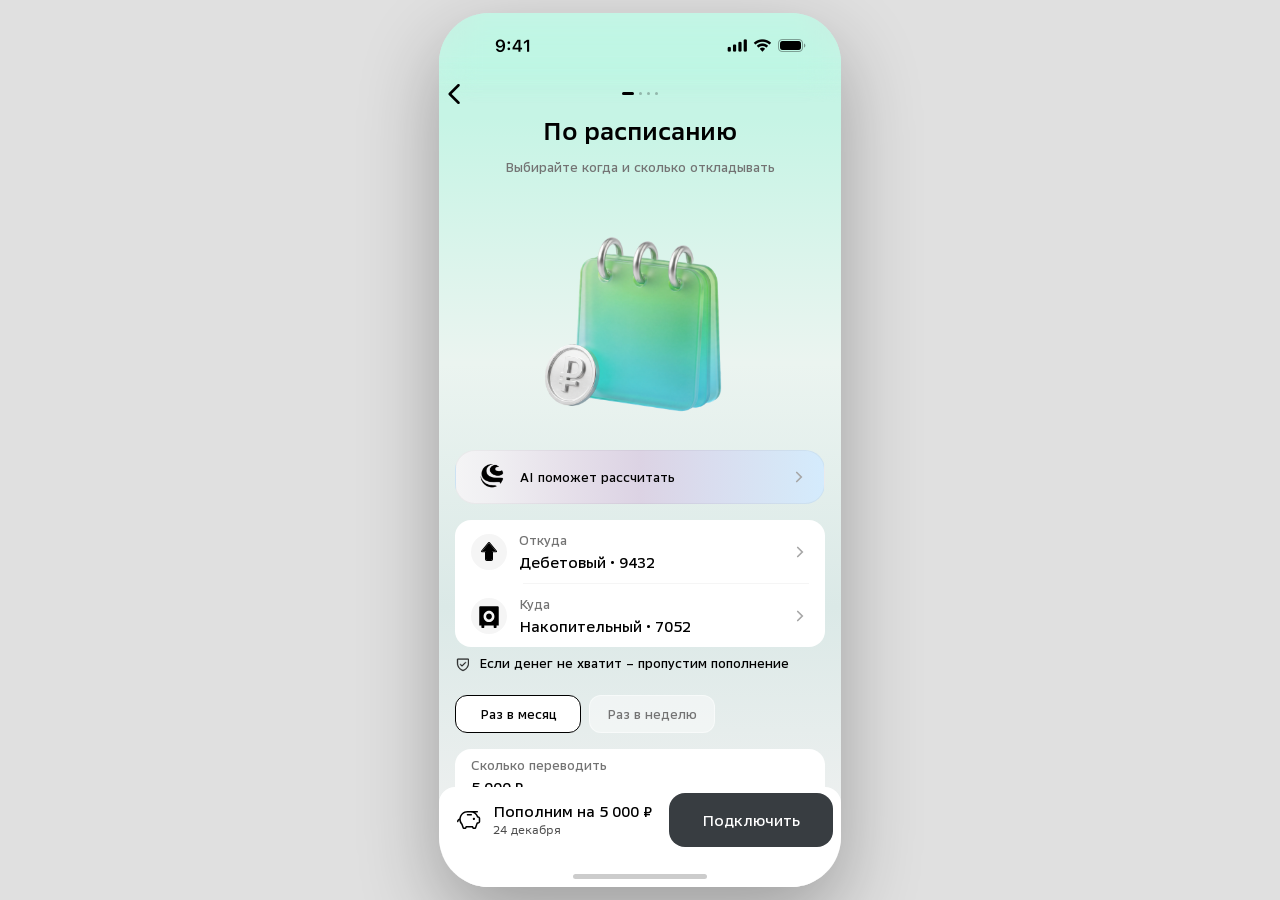
<file: по-расписанию.html>
<!DOCTYPE html>
<html lang="ru">
<head>
  <meta charset="UTF-8" />
  <meta name="viewport" content="width=device-width, initial-scale=1.0" />
  <title>По расписанию</title>
  <style>
    @font-face {
      font-family: 'SB Sans Text';
      src: url('fonts/SB Sans Text.ttf') format('truetype');
      font-weight: 400;
      font-style: normal;
    }
    @font-face {
      font-family: 'SB Sans Text';
      src: url('fonts/sb-sans-text-medium.ttf') format('truetype');
      font-weight: 500;
      font-style: normal;
    }
    @font-face {
      font-family: 'SB Sans Text';
      src: url('fonts/SB-Sans-Text-Semibold.ttf') format('truetype');
      font-weight: 600;
      font-style: normal;
    }
    @font-face {
      font-family: 'SB Sans Text';
      src: url('fonts/SB-Sans-Text-Bold.ttf') format('truetype');
      font-weight: 700;
      font-style: normal;
    }
    @font-face {
      font-family: 'SB Sans Display';
      src: url('fonts/sb-sans-display-semibold.ttf') format('truetype');
      font-weight: 600;
      font-style: normal;
    }

    :root {
      --ff: 'SB Sans Text', -apple-system, sans-serif;
    }

    * { box-sizing: border-box; margin: 0; padding: 0; }

    body {
      background: #e0e0e0;
      display: flex;
      justify-content: center;
      align-items: center;
      min-height: 100vh;
      font-family: var(--ff);
      -webkit-font-smoothing: antialiased;
      -moz-osx-font-smoothing: grayscale;
      font-synthesis: none;
    }

    .phone {
      position: relative;
      width: 402px;
      height: 874px;
      overflow: clip;
      border-radius: 50px;
      background: linear-gradient(180deg,
        rgb(198, 244, 229) 0%,
        rgb(198, 244, 229) 12%,
        rgb(235, 244, 240) 40%,
        rgb(219, 233, 231) 68%,
        rgb(241, 241, 241) 96%,
        rgb(241, 241, 241) 100%);
      box-shadow: 0 30px 80px rgba(0,0,0,0.3);
    }

    #screensWrapper {
      position: absolute;
      inset: 0;
      display: flex;
      overflow-x: scroll;
      overflow-y: hidden;
      scroll-snap-type: x mandatory;
      scrollbar-width: none;
      -webkit-overflow-scrolling: touch;
    }
    #screensWrapper::-webkit-scrollbar { display: none; }

    .screen-pane {
      flex-shrink: 0;
      width: 402px;
      height: 100%;
      overflow-y: auto;
      overflow-x: hidden;
      position: relative;
      scroll-snap-align: start;
      scrollbar-width: none;
      -webkit-overflow-scrolling: touch;
      background: transparent;
    }
    .screen-pane::-webkit-scrollbar { display: none; }

    #freqTabs::-webkit-scrollbar { display: none; }
    #gcChat::-webkit-scrollbar { display: none; }

    .freq-chip {
      flex-shrink: 0;
      width: 126px;
      height: 38px;
      background: rgba(255,255,255,0.45);
      border: 1px solid rgba(255,255,255,0.5);
      border-radius: 12px;
      display: flex;
      align-items: center;
      justify-content: center;
      cursor: pointer;
    }
    .freq-chip p {
      font-family: var(--ff);
      font-size: 13px;
      font-weight: 500;
      color: #737373;
      white-space: nowrap;
    }
    .freq-chip--active {
      background: #fff;
      border: 1.2px solid #000;
    }
    .freq-chip--active p {
      color: #000;
    }

    .pct-chip {
      flex: 1;
      min-width: 0;
      height: 38px;
      background: rgba(255,255,255,0.45);
      border: 1px solid rgba(255,255,255,0.5);
      border-radius: 12px;
      display: flex;
      align-items: center;
      justify-content: center;
      cursor: pointer;
      overflow: hidden;
    }
    .pct-chip p {
      font-family: var(--ff);
      font-size: 13px;
      font-weight: 500;
      color: #737373;
      white-space: nowrap;
    }
    .pct-chip--active {
      background: #fff;
      border: 1.2px solid #000;
    }
    .pct-chip--active p {
      color: #000;
    }

    .cal-day {
      width: 40px;
      height: 40px;
      border-radius: 12px;
      display: flex;
      align-items: center;
      justify-content: center;
      flex-shrink: 0;
      cursor: pointer;
    }
    .cal-day p {
      font-family: var(--ff);
      font-size: 15px;
      font-weight: 500;
      color: #000;
      white-space: nowrap;
    }
    .cal-day--selected {
      background: #000;
      border-radius: 100px;
    }
    .cal-day--selected p {
      color: #fff;
    }
    .cal-day.cal-day--today { position: relative; }
    .cal-day .cal-today-label {
      position: absolute;
      top: 100%;
    }
    .cal-today-label {
      display: block;
      color: #0d8523;
      font: 500 9px/1.1 var(--ff);
    }

    .kb-key {
      height: 52px;
      background: #fff;
      border-radius: 10px;
      display: flex;
      align-items: center;
      justify-content: center;
      font-family: var(--ff);
      font-size: 24px;
      font-weight: 400;
      color: #000;
      cursor: pointer;
      user-select: none;
      -webkit-user-select: none;
      box-shadow: 0 1px 0 rgba(0,0,0,0.35);
    }
    .kb-key--gray { background: #ADB5BD; }
    .kb-key:active { background: #ACB3BC; }

    .pg-dot {
      height: 3px;
      border-radius: 99px;
      background: #000;
      cursor: pointer;
      transition: width 200ms ease, opacity 200ms ease, border-radius 200ms ease;
    }
    #screen0.has-topup-hint { --balance-extra: 48px; }
    .topup-hint {
      position: absolute;
      top: 637px;
      left: 16px;
      width: 370px;
      padding: 12px 16px 8px;
      border-radius: 12px;
      background: rgba(255, 255, 255, .65);
      font: 500 13px/1.3 var(--ff);
    }
    .topup-link {
      display: block;
      min-height: 44px;
      margin: -4px 0 -8px;
      padding: 0;
      border: 0;
      background: transparent;
      color: #0d8523;
      font: 600 14px var(--ff);
      cursor: pointer;
    }
    .topup-preview {
      position: absolute;
      inset: 0;
      z-index: 32;
      padding: 62px 16px 28px;
      background: #fff;
      color: #000;
      font: 500 15px/1.35 var(--ff);
    }
    .schedule-status-blur {
      position: absolute;
      inset: 0 0 auto;
      height: 90px;
      z-index: 29;
      pointer-events: none;
      background: rgba(198, 244, 229, .55);
      -webkit-backdrop-filter: blur(18px) saturate(140%);
      backdrop-filter: blur(18px) saturate(140%);
      -webkit-mask-image: linear-gradient(to bottom, #000 0 48%, transparent 100%);
      mask-image: linear-gradient(to bottom, #000 0 48%, transparent 100%);
    }
    .schedule-header-control { transition: visibility 0s 230ms; }
    .phone.is-gigachat-open .schedule-header-control {
      visibility: hidden;
      transition-delay: 0s;
    }
    #scheduleStatusBar { z-index: 30; }
    .phone:has(.topup-preview:not([hidden])) #scheduleStatusBar { z-index: 33; }
    .topup-preview:not([hidden]) {
      display: flex;
      flex-direction: column;
    }
    .topup-header {
      position: relative;
      display: grid;
      place-items: center;
      min-height: 50px;
      margin-bottom: 16px;
    }
    .topup-header h2 { font: 600 19px/1.2 var(--ff); }
    .topup-back {
      position: absolute;
      left: -8px;
      top: 3px;
      display: grid;
      place-items: center;
      width: 44px;
      height: 44px;
      border: 0;
      background: transparent;
      cursor: pointer;
    }
    .topup-back img { width: 28px; height: 28px; }
    .topup-transfer-content {
      flex: 1;
      min-height: 0;
      overflow-y: auto;
      padding-bottom: 16px;
      scrollbar-width: none;
    }
    .topup-transfer-field {
      display: flex;
      align-items: center;
      justify-content: space-between;
      gap: 12px;
      padding: 12px 16px;
      background: #f4f4f4;
      border-radius: 12px;
    }
    .topup-transfer-label { color: #737373; font-size: 13px; }
    .topup-transfer-value { margin-top: 4px; font-size: 18px; }
    .topup-transfer-account { margin-top: 4px; color: #737373; font-size: 14px; }
    .topup-transfer-icon { width: 36px; height: 36px; flex: none; }
    .topup-direction {
      display: grid;
      place-items: center;
      width: 44px;
      height: 44px;
      margin: 16px auto;
      border-radius: 50%;
      box-shadow: 0 2px 10px rgba(0, 0, 0, .12);
    }
    .topup-direction img { width: 26px; height: 26px; }
    .topup-transfer-amount { margin-top: 16px; }
    .topup-demo-note {
      margin-top: 20px;
      padding: 14px 16px;
      border-radius: 12px;
      background: #f2f5fb;
      color: #3e4652;
      font-size: 13px;
    }
    .topup-demo-note strong { display: block; margin-bottom: 4px; color: #111; }
    #topupSourceError { margin-top: 8px; color: #a33e13; font-size: 13px; }
    #confirmTopup {
      width: 100%;
      min-height: 54px;
      flex: none;
      border: 0;
      border-radius: 16px;
      background: #16862c;
      color: #fff;
      font: 600 16px var(--ff);
      cursor: pointer;
    }
    #confirmTopup:disabled { opacity: .5; cursor: default; }
    .topup-preview::after {
      content: '';
      position: absolute;
      bottom: 8px;
      left: calc(50% - 67px);
      width: 134px;
      height: 5px;
      border-radius: 3px;
      background: #000;
      pointer-events: none;
    }
  </style>
  <link rel="stylesheet" href="preview-fit.css" />
  <script src="preview-fit.js" defer></script>
</head>
<body>
<div class="phone">

  <!-- Status bar blur backdrop (iOS-style) -->
  <div class="schedule-status-blur" aria-hidden="true"></div>

  <!-- Status bar -->
  <div id="scheduleStatusBar" style="position:absolute;top:0;left:0;width:402px;height:62px;overflow:hidden;pointer-events:none;background:transparent;">
    <img src="assets/savings-status-bar.png" alt=""
      style="position:absolute;inset:0;width:100%;height:100%;max-width:none;object-fit:cover;mix-blend-mode:multiply;" />
  </div>

  <!-- Back arrow -->
  <a class="schedule-header-control" href="накопительный-счёт.html"
    style="position:absolute;top:67px;left:2px;display:block;width:28px;height:28px;line-height:0;z-index:31;">
    <img src="assets/savings-chevron-left.svg" alt="Назад"
      style="width:28px;height:28px;max-width:none;" />
  </a>

  <!-- Pagination dots (4 dots, default dot0 active) -->
  <div class="schedule-header-control" style="position:absolute;top:79px;left:50%;transform:translateX(-50%);height:3px;z-index:31;display:flex;align-items:center;gap:5px;">
    <div id="dot0" class="pg-dot" style="width:12px;opacity:1;border-radius:99px;"></div>
    <div id="dot1" class="pg-dot" style="width:3px;opacity:0.25;border-radius:50%;"></div>
    <div id="dot2" class="pg-dot" style="width:3px;opacity:0.25;border-radius:50%;"></div>
    <div id="dot3" class="pg-dot" style="width:3px;opacity:0.25;border-radius:50%;"></div>
  </div>

  <!-- ===== Horizontal scroll wrapper ===== -->
  <div id="screensWrapper">

    <!-- ===== SCREEN 0: По расписанию ===== -->
    <div id="screen0" class="screen-pane">

      <div style="position:absolute;top:103px;left:64px;width:274px;
        display:flex;flex-direction:column;gap:12px;align-items:center;text-align:center;">
        <p style="font-family:var(--ff);font-size:24px;font-weight:600;color:#000;
          letter-spacing:-0.24px;width:100%;">По расписанию</p>
        <p style="font-family:var(--ff);font-size:13px;font-weight:500;color:#737373;
          width:100%;">Выбирайте когда и сколько откладывать</p>
      </div>

      <div id="calHeader" style="position:absolute;top:223px;left:calc(50% - 7px);transform:translateX(-50%);
        transform-origin:50% 0%;width:180px;height:182px;overflow:hidden;pointer-events:none;">
        <img src="assets/schedule-calendar.png" alt=""
          style="position:absolute;height:100%;left:-40.03%;top:0;width:181.17%;max-width:none;display:block;" />
      </div>

      <!-- GigaChat suggestion block -->
      <div id="gcBlockTrigger" style="position:absolute;top:437px;left:16px;width:370px;height:54px;
        border-radius:20px;border:1px solid rgba(0,0,0,0.04);overflow:hidden;cursor:pointer;
        background:linear-gradient(90deg,rgb(244,244,245) 0%,rgb(240,239,242) 10%,rgb(230,224,234) 30%,rgb(220,211,228) 50%,rgb(217,221,239) 70%,rgb(214,230,246) 88%,rgb(212,235,253) 100%);
        display:flex;align-items:center;gap:12px;padding:0 16px 0 20px;">
        <img src="assets/gigachat-crescent.svg" alt=""
          style="width:32px;height:32px;flex-shrink:0;max-width:none;" />
        <p style="font-family:var(--ff);font-size:13px;font-weight:500;color:#000;flex:1;white-space:nowrap;">AI поможет рассчитать</p>
        <img src="assets/schedule-chevron-right.svg" alt=""
          style="width:18px;height:18px;flex-shrink:0;max-width:none;" />
      </div>

      <div style="position:absolute;top:507px;left:50%;transform:translateX(-50%);
        width:370px;background:#fff;border-radius:16px;overflow:hidden;">
        <div id="fromTrigger" style="display:flex;gap:12px;height:63px;align-items:center;padding:0 16px;cursor:pointer;">
          <img src="assets/schedule-icon-transfer.svg" alt=""
            style="width:36px;height:36px;flex-shrink:0;max-width:none;" />
          <div style="flex:1;min-width:0;display:flex;flex-direction:column;gap:4px;">
            <p style="font-family:var(--ff);font-size:13px;font-weight:500;color:#737373;white-space:nowrap;">Откуда</p>
            <p id="fromAccountText" style="font-family:var(--ff);font-size:15px;font-weight:500;color:#000;white-space:nowrap;">Дебетовый • 9432</p>
          </div>
          <img src="assets/schedule-chevron-right.svg" alt=""
            style="width:18px;height:18px;flex-shrink:0;max-width:none;" />
        </div>
        <div style="padding-left:68px;padding-right:16px;">
          <div style="height:1px;background:#f5f5f5;"></div>
        </div>
        <div id="toTrigger" style="display:flex;gap:12px;height:63px;align-items:center;padding:0 16px;cursor:pointer;">
          <img src="assets/schedule-icon-account.svg" alt=""
            style="width:36px;height:36px;flex-shrink:0;max-width:none;" />
          <div style="flex:1;min-width:0;display:flex;flex-direction:column;gap:4px;">
            <p style="font-family:var(--ff);font-size:13px;font-weight:500;color:#737373;white-space:nowrap;">Куда</p>
            <p id="toAccountText" style="font-family:var(--ff);font-size:15px;font-weight:500;color:#000;white-space:nowrap;">Накопительный • 7052</p>
          </div>
          <img src="assets/schedule-chevron-right.svg" alt=""
            style="width:18px;height:18px;flex-shrink:0;max-width:none;" />
        </div>
      </div>

      <!-- Hint: if not enough money, skip replenishment -->
      <div id="skipHint" style="position:absolute;top:642px;left:16px;width:370px;
        display:flex;gap:8px;align-items:center;">
        <img src="assets/shield-check.svg" alt=""
          style="width:16px;height:16px;flex-shrink:0;max-width:none;" />
        <p style="font-family:var(--ff);font-size:13px;font-weight:500;color:#000000;white-space:nowrap;">Если денег не хватит – пропустим пополнение</p>
      </div>

      <div id="topupHint" class="topup-hint" hidden>
        <p>Суммы пополнения не хватает</p>
        <button id="showTopup" class="topup-link" type="button"></button>
      </div>

      <div id="freqTabs" style="position:absolute;top:calc(682px + var(--balance-extra, 0px));left:0;width:402px;height:38px;
        overflow-x:auto;overflow-y:hidden;
        display:flex;gap:8px;align-items:center;
        padding-left:16px;padding-right:16px;
        box-sizing:border-box;
        scroll-snap-type:x mandatory;
        -webkit-overflow-scrolling:touch;
        scrollbar-width:none;">
        <div class="freq-chip freq-chip--active" data-chip>
          <p>Раз в месяц</p>
        </div>
        <div class="freq-chip" data-chip>
          <p>Раз в неделю</p>
        </div>
      </div>

      <div style="position:absolute;top:calc(736px + var(--balance-extra, 0px));left:16px;width:370px;
        display:flex;flex-direction:column;gap:4px;">
        <div id="amountCell" style="background:#fff;border-radius:16px;padding:8px 16px;
          display:flex;flex-direction:column;gap:4px;cursor:pointer;">
          <p id="amountLabel" style="font-family:var(--ff);font-size:13px;font-weight:500;color:#737373;">Сколько переводить</p>
          <div style="display:flex;gap:3px;align-items:center;">
            <p id="amountValueText" style="font-family:var(--ff);font-size:15px;font-weight:500;color:#000;">5&nbsp;000</p>
            <p style="font-family:var(--ff);font-size:15px;font-weight:500;color:#000;">₽</p>
          </div>
        </div>
        <div style="display:flex;gap:8px;align-items:center;">
          <div id="tooltipIcon" style="width:24px;height:23px;flex-shrink:0;overflow:hidden;">
            <img src="assets/schedule-tooltip-icon.png" alt=""
              style="width:100%;height:100%;object-fit:cover;pointer-events:none;" />
          </div>
          <p id="tooltipText" style="font-family:var(--ff);font-size:13px;font-weight:500;color:#000;
            text-align:center;white-space:nowrap;">Накопите 60 000 ₽ за 12 месяцев</p>
        </div>
      </div>

      <div id="dateTrigger" style="position:absolute;top:calc(842px + var(--balance-extra, 0px));left:16px;width:370px;height:54px;
        background:#fff;border-radius:12px;padding:7px 16px 8px 16px;
        display:flex;align-items:center;cursor:pointer;">
        <div style="flex:1;display:flex;align-items:center;justify-content:space-between;">
          <div style="display:flex;flex-direction:column;gap:4px;">
            <p style="font-family:var(--ff);font-size:13px;font-weight:500;color:#737373;">В какой день</p>
            <p id="dateValueText" style="font-family:var(--ff);font-size:15px;font-weight:500;color:#000;">Каждое 24-е</p>
          </div>
          <img src="assets/schedule-chevron-down.svg" alt=""
            style="width:16px;height:16px;flex-shrink:0;max-width:none;" />
        </div>
      </div>

      <div style="height:calc(1064px + var(--balance-extra, 0px));pointer-events:none;"></div>

    </div><!-- /screen0 -->

    <!-- ===== SCREEN 1: Процент от доходов ===== -->
    <div id="screen1" class="screen-pane">

      <div style="position:absolute;top:103px;left:64px;width:274px;
        display:flex;flex-direction:column;gap:12px;align-items:center;text-align:center;">
        <p style="font-family:var(--ff);font-size:24px;font-weight:600;color:#000;
          letter-spacing:-0.24px;width:100%;">Процент от доходов</p>
        <p style="font-family:var(--ff);font-size:13px;font-weight:500;color:#737373;
          width:100%;">Откладывайте с зарплаты или пенсии</p>
      </div>

      <div style="position:absolute;top:183px;left:calc(50% - 3px);transform:translateX(-50%);
        width:456px;height:254px;overflow:hidden;pointer-events:none;">
        <img src="assets/schedule-wallet-coin.png" alt=""
          style="position:absolute;inset:0;width:100%;height:100%;max-width:none;display:block;" />
      </div>

      <div style="position:absolute;top:437px;left:50%;transform:translateX(-50%);
        width:370px;background:#fff;border-radius:16px;overflow:hidden;">
        <div style="display:flex;gap:12px;height:63px;align-items:center;padding:0 16px;">
          <img src="assets/schedule-icon-transfer.svg" alt=""
            style="width:36px;height:36px;flex-shrink:0;max-width:none;" />
          <div style="flex:1;min-width:0;display:flex;flex-direction:column;gap:4px;">
            <p style="font-family:var(--ff);font-size:13px;font-weight:500;color:#737373;white-space:nowrap;">Откуда</p>
            <p style="font-family:var(--ff);font-size:15px;font-weight:500;color:#000;white-space:nowrap;">Дебетовый • 9432</p>
          </div>
          <img src="assets/schedule-chevron-right.svg" alt=""
            style="width:18px;height:18px;flex-shrink:0;max-width:none;" />
        </div>
        <div style="padding-left:68px;padding-right:16px;">
          <div style="height:1px;background:#f5f5f5;"></div>
        </div>
        <div style="display:flex;gap:12px;height:63px;align-items:center;padding:0 16px;">
          <img src="assets/schedule-icon-account.svg" alt=""
            style="width:36px;height:36px;flex-shrink:0;max-width:none;" />
          <div style="flex:1;min-width:0;display:flex;flex-direction:column;gap:4px;">
            <p style="font-family:var(--ff);font-size:13px;font-weight:500;color:#737373;white-space:nowrap;">Куда</p>
            <p style="font-family:var(--ff);font-size:15px;font-weight:500;color:#000;white-space:nowrap;">Накопительный • 7052</p>
          </div>
          <img src="assets/schedule-chevron-right.svg" alt=""
            style="width:18px;height:18px;flex-shrink:0;max-width:none;" />
        </div>
      </div>

      <div style="position:absolute;top:588px;left:16px;width:370px;">
        <div style="background:#fff;border-radius:16px;padding:8px 16px;
          display:flex;flex-direction:column;gap:4px;">
          <p style="font-family:var(--ff);font-size:13px;font-weight:500;color:#737373;">Сколько откладывать</p>
          <div style="display:flex;gap:3px;align-items:center;">
            <p style="font-family:var(--ff);font-size:15px;font-weight:500;color:#000;">5&nbsp;000</p>
            <p style="font-family:var(--ff);font-size:15px;font-weight:500;color:#000;">₽</p>
          </div>
        </div>
      </div>

      <div style="position:absolute;top:651px;left:16px;width:370px;height:38px;
        display:flex;gap:8px;align-items:center;">
        <div class="pct-chip" data-pct>
          <p>5 %</p>
        </div>
        <div class="pct-chip pct-chip--active" data-pct>
          <p>10 %</p>
        </div>
        <div class="pct-chip" data-pct>
          <p>15 %</p>
        </div>
        <div class="pct-chip" data-pct>
          <p>20 %</p>
        </div>
      </div>

      <div style="position:absolute;top:708px;left:16px;width:370px;
        display:flex;gap:8px;align-items:flex-start;">
        <div style="width:24px;height:23px;flex-shrink:0;overflow:hidden;">
          <img src="assets/schedule-tooltip-icon-2.png" alt=""
            style="width:100%;height:100%;object-fit:cover;pointer-events:none;" />
        </div>
        <p style="font-family:var(--ff);font-size:13px;font-weight:500;color:#737373;
          line-height:1.4;flex:1;">С каждой зарплаты или пенсии переведём выбранный процент на накопительный счет Другие поступления не учитываются</p>
      </div>

      <div id="connectBtn2" style="position:absolute;top:786px;left:50%;transform:translateX(-50%);
        width:370px;height:54px;
        background:#383d41;border-radius:16px;cursor:pointer;
        display:flex;align-items:center;justify-content:center;padding:10px;">
        <p style="font-family:var(--ff);font-size:15px;font-weight:500;color:#fff;
          text-align:center;white-space:nowrap;">Подключить</p>
      </div>

      <div style="height:874px;pointer-events:none;"></div>

    </div><!-- /screen1 -->

    <!-- ===== SCREEN 2: Процент от расходов ===== -->
    <div id="screen2" class="screen-pane">

      <div style="position:absolute;top:103px;left:64px;width:274px;
        display:flex;flex-direction:column;gap:12px;align-items:center;text-align:center;">
        <p style="font-family:var(--ff);font-size:24px;font-weight:600;color:#000;
          letter-spacing:-0.24px;width:100%;">Процент от расходов</p>
        <p style="font-family:var(--ff);font-size:13px;font-weight:500;color:#737373;
          width:100%;line-height:1.35;">Откладывайте часть суммы<br>каждой покупки по карте</p>
      </div>

      <div style="position:absolute;top:183px;left:calc(50% - 3px);transform:translateX(-50%);
        width:456px;height:254px;overflow:hidden;pointer-events:none;">
        <img src="assets/savings-illus-purchase.png" alt=""
          style="position:absolute;inset:0;width:100%;height:100%;max-width:none;display:block;" />
      </div>

      <div style="position:absolute;top:437px;left:50%;transform:translateX(-50%);
        width:370px;background:#fff;border-radius:16px;overflow:hidden;">
        <div style="display:flex;gap:12px;height:63px;align-items:center;padding:0 16px;">
          <img src="assets/schedule-icon-transfer.svg" alt=""
            style="width:36px;height:36px;flex-shrink:0;max-width:none;" />
          <div style="flex:1;min-width:0;display:flex;flex-direction:column;gap:4px;">
            <p style="font-family:var(--ff);font-size:13px;font-weight:500;color:#737373;white-space:nowrap;">Откуда</p>
            <p style="font-family:var(--ff);font-size:15px;font-weight:500;color:#000;white-space:nowrap;">Дебетовый • 9432</p>
          </div>
          <img src="assets/schedule-chevron-right.svg" alt=""
            style="width:18px;height:18px;flex-shrink:0;max-width:none;" />
        </div>
        <div style="padding-left:68px;padding-right:16px;">
          <div style="height:1px;background:#f5f5f5;"></div>
        </div>
        <div style="display:flex;gap:12px;height:63px;align-items:center;padding:0 16px;">
          <img src="assets/schedule-icon-account.svg" alt=""
            style="width:36px;height:36px;flex-shrink:0;max-width:none;" />
          <div style="flex:1;min-width:0;display:flex;flex-direction:column;gap:4px;">
            <p style="font-family:var(--ff);font-size:13px;font-weight:500;color:#737373;white-space:nowrap;">Куда</p>
            <p style="font-family:var(--ff);font-size:15px;font-weight:500;color:#000;white-space:nowrap;">Накопительный • 7052</p>
          </div>
          <img src="assets/schedule-chevron-right.svg" alt=""
            style="width:18px;height:18px;flex-shrink:0;max-width:none;" />
        </div>
      </div>

      <div style="position:absolute;top:580px;left:16px;width:370px;height:38px;
        display:flex;gap:8px;align-items:center;">
        <div class="pct-chip" data-pct2>
          <p>1 %</p>
        </div>
        <div class="pct-chip pct-chip--active" data-pct2>
          <p>3 %</p>
        </div>
        <div class="pct-chip" data-pct2>
          <p>5 %</p>
        </div>
        <div class="pct-chip" data-pct2>
          <p>10 %</p>
        </div>
      </div>

      <div style="position:absolute;top:634px;left:16px;width:370px;">
        <div style="background:#fff;border-radius:16px;padding:8px 16px;
          display:flex;flex-direction:column;gap:4px;">
          <p style="font-family:var(--ff);font-size:13px;font-weight:500;color:#737373;">Но не более</p>
          <div style="display:flex;gap:3px;align-items:center;">
            <p style="font-family:var(--ff);font-size:15px;font-weight:500;color:#000;">1&nbsp;000</p>
            <p style="font-family:var(--ff);font-size:15px;font-weight:500;color:#000;">₽</p>
          </div>
        </div>
      </div>

      <div style="position:absolute;top:702px;left:16px;width:370px;
        display:flex;gap:8px;align-items:flex-start;">
        <div style="width:24px;height:23px;flex-shrink:0;overflow:hidden;">
          <img src="assets/schedule-tooltip-icon-2.png" alt=""
            style="width:100%;height:100%;object-fit:cover;pointer-events:none;" />
        </div>
        <p style="font-family:var(--ff);font-size:13px;font-weight:500;color:#737373;
          line-height:1.4;flex:1;">Если денег на карте не хватит, пропустим перевод. Покупка пройдет как обычно. Работает со всеми подключенными картами</p>
      </div>

      <div id="connectBtnExpenses" style="position:absolute;top:786px;left:50%;transform:translateX(-50%);
        width:370px;height:54px;
        background:#383d41;border-radius:16px;cursor:pointer;
        display:flex;align-items:center;justify-content:center;padding:10px;">
        <p style="font-family:var(--ff);font-size:15px;font-weight:500;color:#fff;
          text-align:center;white-space:nowrap;">Подключить</p>
      </div>

      <div style="height:874px;pointer-events:none;"></div>

    </div><!-- /screen2 -->

    <!-- ===== SCREEN 3: 52 недели ===== -->
    <div id="screen3" class="screen-pane">

      <div style="position:absolute;top:103px;left:64px;width:274px;
        display:flex;flex-direction:column;gap:12px;align-items:center;text-align:center;">
        <p style="font-family:var(--ff);font-size:24px;font-weight:600;color:#000;
          letter-spacing:-0.24px;width:100%;">52 недели</p>
        <p style="font-family:var(--ff);font-size:13px;font-weight:500;color:#737373;
          width:100%;line-height:1.35;">откладывайте каждую неделю<br>чуть больше прошлой</p>
      </div>

      <div style="position:absolute;top:204px;left:50%;transform:translateX(-50%);
        width:356px;height:207px;overflow:hidden;pointer-events:none;">
        <img src="assets/52weeks-coin-stairs.png" alt=""
          style="position:absolute;inset:0;width:100%;height:100%;max-width:none;object-fit:cover;display:block;
          transform:scaleX(-1);" />
      </div>

      <div style="position:absolute;top:437px;left:50%;transform:translateX(-50%);
        width:370px;background:#fff;border-radius:16px;overflow:hidden;">
        <div style="display:flex;gap:12px;height:63px;align-items:center;padding:0 16px;">
          <img src="assets/schedule-icon-transfer.svg" alt=""
            style="width:36px;height:36px;flex-shrink:0;max-width:none;" />
          <div style="flex:1;min-width:0;display:flex;flex-direction:column;gap:4px;">
            <p style="font-family:var(--ff);font-size:13px;font-weight:500;color:#737373;white-space:nowrap;">Откуда</p>
            <p style="font-family:var(--ff);font-size:15px;font-weight:500;color:#000;white-space:nowrap;">Дебетовый • 9432</p>
          </div>
          <img src="assets/schedule-chevron-right.svg" alt=""
            style="width:18px;height:18px;flex-shrink:0;max-width:none;" />
        </div>
        <div style="padding-left:68px;padding-right:16px;">
          <div style="height:1px;background:#f5f5f5;"></div>
        </div>
        <div style="display:flex;gap:12px;height:63px;align-items:center;padding:0 16px;">
          <img src="assets/schedule-icon-account.svg" alt=""
            style="width:36px;height:36px;flex-shrink:0;max-width:none;" />
          <div style="flex:1;min-width:0;display:flex;flex-direction:column;gap:4px;">
            <p style="font-family:var(--ff);font-size:13px;font-weight:500;color:#737373;white-space:nowrap;">Куда</p>
            <p style="font-family:var(--ff);font-size:15px;font-weight:500;color:#000;white-space:nowrap;">Накопительный • 7052</p>
          </div>
          <img src="assets/schedule-chevron-right.svg" alt=""
            style="width:18px;height:18px;flex-shrink:0;max-width:none;" />
        </div>
      </div>

      <div style="position:absolute;top:572px;left:16px;width:179px;height:76px;
        background:#fff;border-radius:16px;overflow:hidden;
        padding:10px 16px;box-sizing:border-box;
        display:flex;flex-direction:column;gap:4px;">
        <p style="font-family:var(--ff);font-size:13px;font-weight:500;color:#737373;">Первая неделя</p>
        <div style="display:flex;align-items:center;justify-content:space-between;">
          <p style="font-family:var(--ff);font-size:15px;font-weight:500;color:#000;">100 ₽</p>
          <img src="assets/52weeks-pencil.svg" alt=""
            style="width:14px;height:14px;flex-shrink:0;max-width:none;" />
        </div>
      </div>

      <div style="position:absolute;top:572px;left:207px;width:179px;height:76px;
        background:#fff;border-radius:16px;overflow:hidden;
        padding:10px 16px;box-sizing:border-box;
        display:flex;flex-direction:column;gap:4px;">
        <p style="font-family:var(--ff);font-size:13px;font-weight:500;color:#737373;">Прибавлять в неделю</p>
        <div style="display:flex;align-items:center;justify-content:space-between;">
          <p style="font-family:var(--ff);font-size:15px;font-weight:500;color:#000;">100 ₽</p>
          <img src="assets/52weeks-pencil.svg" alt=""
            style="width:14px;height:14px;flex-shrink:0;max-width:none;" />
        </div>
      </div>

      <div style="position:absolute;top:672px;left:50%;transform:translateX(-50%);
        width:370px;background:#e6f5eb;border-radius:16px;overflow:hidden;
        padding:12px 16px;box-sizing:border-box;
        display:flex;flex-direction:column;gap:8px;">
        <div style="display:flex;gap:12px;align-items:center;overflow:hidden;">
          <div style="width:30px;height:30px;flex-shrink:0;position:relative;">
            <div style="position:absolute;top:19.44%;right:16.67%;bottom:19.44%;left:16.67%;">
              <img src="assets/52weeks-calendar-graph.svg" alt=""
                style="width:100%;height:100%;max-width:none;display:block;" />
            </div>
          </div>
          <div style="display:flex;flex-direction:column;gap:3px;flex:1;min-width:0;overflow:hidden;">
            <p style="font-family:var(--ff);font-size:13px;font-weight:500;color:#737373;">За 52 недели накопите</p>
            <p style="font-family:var(--ff);font-size:20px;font-weight:600;color:#000;letter-spacing:-0.2px;">137 800 ₽</p>
          </div>
        </div>
        <p style="font-family:var(--ff);font-size:13px;font-weight:500;color:#737373;">Без учёта процентов</p>
      </div>

      <div id="connectBtn3" style="position:absolute;top:774px;left:50%;transform:translateX(-50%);
        width:370px;height:54px;
        background:#383d41;border-radius:16px;cursor:pointer;
        display:flex;align-items:center;justify-content:center;padding:10px;">
        <p style="font-family:var(--ff);font-size:15px;font-weight:500;color:#fff;
          text-align:center;white-space:nowrap;">Подключить</p>
      </div>

      <div style="height:874px;pointer-events:none;"></div>

    </div><!-- /screen3 -->

  </div><!-- /screensWrapper -->

  <!-- Bottom block: glass bar + button for Screen 0 (По расписанию) -->
  <div id="bottomBlock1" style="position:absolute;bottom:0;left:0;width:402px;height:100px;z-index:5;">
    <div style="position:absolute;top:0;left:50%;transform:translateX(-50%);
      width:402px;height:101px;
      background:#FFFFFF;
      -webkit-backdrop-filter:blur(1.5px);backdrop-filter:blur(1.5px);
      border-radius:16px;
      padding:15px 1px 15px 18px;
      display:flex;align-items:flex-start;">
      <div style="display:flex;gap:12px;align-items:center;width:204px;">
        <img src="assets/savings-icon-piggybank.svg" alt=""
          style="width:24px;height:24px;flex-shrink:0;max-width:none;" />
        <div style="display:flex;flex-direction:column;gap:2px;">
          <p id="barLine1" style="font-family:var(--ff);font-size:15px;font-weight:500;color:#000;white-space:nowrap;">Пополним на 5 000 ₽</p>
          <p id="barLine2" style="font-family:var(--ff);font-size:11.7px;font-weight:400;color:rgba(0,0,0,0.7);white-space:nowrap;">24 ноября</p>
        </div>
      </div>
    </div>
    <div id="connectBtn" style="position:absolute;top:6px;left:230px;width:164px;height:54px;
      background:#383d41;border-radius:16px;cursor:pointer;
      display:flex;align-items:center;justify-content:center;padding:10px;">
      <p style="font-family:var(--ff);font-size:15px;font-weight:500;color:#fff;
        text-align:center;white-space:nowrap;">Подключить</p>
    </div>
  </div>

  <!-- Home indicator -->
  <div style="position:absolute;bottom:8px;left:50%;transform:translateX(-50%);
    width:134px;height:5px;background:#000;border-radius:3px;opacity:0.2;z-index:30;"></div>

  <!-- Откуда blur overlay -->
  <div id="fromOverlay" style="position:absolute;inset:0;z-index:20;
    backdrop-filter:blur(5px);-webkit-backdrop-filter:blur(5px);
    background:rgba(255,255,255,0.25);
    opacity:0;pointer-events:none;
    transition:opacity 220ms ease;"></div>

  <!-- Откуда bottom sheet -->
  <div id="fromSheet" style="position:absolute;bottom:0;left:0;width:402px;z-index:21;
    transform:translateY(100%);
    transition:transform 220ms ease;">
    <div style="position:absolute;top:10px;left:50%;transform:translateX(-50%);
      width:36px;height:4px;z-index:1;pointer-events:none;">
      <img src="assets/schedule-drag-handle.svg" alt=""
        style="display:block;width:36px;height:4px;max-width:none;" />
    </div>
    <div style="background:#fff;border-radius:16px 16px 0 0;
      padding-top:24px;padding-bottom:48px;
      display:flex;flex-direction:column;gap:16px;
      position:relative;overflow:hidden;">
      <div style="position:absolute;inset:0;border-radius:inherit;pointer-events:none;
        box-shadow:inset 1px 1px 4px 0px rgba(223,229,233,0.25),
                   inset 1px 1px 4px 0px rgba(223,229,233,0.30);"></div>
      <div style="padding:0 24px;">
        <p style="font-family:var(--ff);font-size:20px;font-weight:600;color:#000;white-space:nowrap;">Откуда</p>
      </div>
      <div id="fromRow0" class="from-row" data-account="Дебетовый • 9432" data-balance="500"
        style="display:flex;height:63px;align-items:center;padding:0 16px;
        background:#e6f5eb;cursor:pointer;flex-shrink:0;">
        <div style="display:flex;gap:16px;align-items:center;flex:1;min-width:0;">
          <img src="assets/schedule-icon-transfer.svg" alt=""
            style="width:36px;height:36px;flex-shrink:0;max-width:none;" />
          <div style="display:flex;flex-direction:column;gap:4px;">
            <p style="font-family:var(--ff);font-size:15px;font-weight:500;color:#000;white-space:nowrap;">Дебетовый</p>
            <p style="font-family:var(--ff);font-size:15px;font-weight:500;color:#737373;white-space:nowrap;">• 9432</p>
          </div>
        </div>
        <p data-source-balance style="font-family:var(--ff);font-size:15px;font-weight:500;color:#000;white-space:nowrap;">500 ₽</p>
      </div>
      <div id="fromRow1" class="from-row" data-account="MIR • 3768" data-balance="0"
        style="display:flex;height:63px;align-items:center;padding:0 16px;
        background:#fff;cursor:pointer;flex-shrink:0;">
        <div style="display:flex;gap:16px;align-items:center;flex:1;min-width:0;">
          <img src="assets/schedule-icon-transfer.svg" alt=""
            style="width:36px;height:36px;flex-shrink:0;max-width:none;" />
          <div style="display:flex;flex-direction:column;gap:4px;">
            <p style="font-family:var(--ff);font-size:15px;font-weight:500;color:#000;white-space:nowrap;">MIR</p>
            <p style="font-family:var(--ff);font-size:15px;font-weight:500;color:#737373;white-space:nowrap;">• 3768</p>
          </div>
        </div>
        <p data-source-balance style="font-family:var(--ff);font-size:15px;font-weight:500;color:#000;white-space:nowrap;">0 ₽</p>
      </div>
    </div>
  </div><!-- /fromSheet -->

  <!-- Куда blur overlay -->
  <div id="toOverlay" style="position:absolute;inset:0;z-index:20;
    backdrop-filter:blur(5px);-webkit-backdrop-filter:blur(5px);
    background:rgba(255,255,255,0.25);
    opacity:0;pointer-events:none;
    transition:opacity 220ms ease;"></div>

  <!-- Куда bottom sheet -->
  <div id="toSheet" style="position:absolute;bottom:0;left:0;width:402px;z-index:21;
    transform:translateY(100%);
    transition:transform 220ms ease;">
    <div style="position:absolute;top:10px;left:50%;transform:translateX(-50%);
      width:36px;height:4px;z-index:1;pointer-events:none;">
      <img src="assets/schedule-drag-handle.svg" alt=""
        style="display:block;width:36px;height:4px;max-width:none;" />
    </div>
    <div style="background:#fff;border-radius:16px 16px 0 0;
      padding-top:24px;padding-bottom:48px;
      display:flex;flex-direction:column;gap:16px;
      position:relative;overflow:hidden;">
      <div style="position:absolute;inset:0;border-radius:inherit;pointer-events:none;
        box-shadow:inset 1px 1px 4px 0px rgba(223,229,233,0.25),
                   inset 1px 1px 4px 0px rgba(223,229,233,0.30);"></div>
      <div style="padding:0 24px;">
        <p style="font-family:var(--ff);font-size:20px;font-weight:600;color:#000;white-space:nowrap;">Куда</p>
      </div>
      <div style="display:flex;flex-direction:column;gap:8px;">
        <div style="padding:0 24px;">
          <p style="font-family:var(--ff);font-size:13px;font-weight:500;color:#000;white-space:nowrap;">Вклады</p>
        </div>
        <div style="display:flex;flex-direction:column;gap:16px;">
          <div id="toRow0" class="to-row" data-account="Накопительный • 7052"
            style="display:flex;height:63px;align-items:center;padding:0 16px;
            background:#e6f5eb;cursor:pointer;flex-shrink:0;">
            <div style="display:flex;gap:16px;align-items:center;flex:1;min-width:0;">
              <img src="assets/schedule-icon-account.svg" alt=""
                style="width:36px;height:36px;flex-shrink:0;max-width:none;" />
              <div style="display:flex;flex-direction:column;gap:4px;">
                <p style="font-family:var(--ff);font-size:15px;font-weight:500;color:#000;white-space:nowrap;">Накопительный</p>
                <p style="font-family:var(--ff);font-size:15px;font-weight:500;color:#737373;white-space:nowrap;">• 7052</p>
              </div>
            </div>
            <p style="font-family:var(--ff);font-size:15px;font-weight:500;color:#000;white-space:nowrap;">10 000 ₽</p>
          </div>
          <div id="toRow1" class="to-row" data-account="На машину • 3768"
            style="display:flex;height:63px;align-items:center;padding:0 16px;
            background:#fff;cursor:pointer;flex-shrink:0;">
            <div style="display:flex;gap:16px;align-items:center;flex:1;min-width:0;">
              <img src="assets/schedule-icon-account.svg" alt=""
                style="width:36px;height:36px;flex-shrink:0;max-width:none;" />
              <div style="display:flex;flex-direction:column;gap:4px;">
                <p style="font-family:var(--ff);font-size:15px;font-weight:500;color:#000;white-space:nowrap;">На машину</p>
                <p style="font-family:var(--ff);font-size:15px;font-weight:500;color:#737373;white-space:nowrap;">• 3768</p>
              </div>
            </div>
            <p style="font-family:var(--ff);font-size:15px;font-weight:500;color:#000;white-space:nowrap;">50 000 ₽</p>
          </div>
        </div>
      </div>
      <div style="display:flex;flex-direction:column;gap:8px;">
        <div style="padding:0 24px;">
          <p style="font-family:var(--ff);font-size:13px;font-weight:500;color:#000;white-space:nowrap;">Цели</p>
        </div>
        <div style="display:flex;flex-direction:column;gap:16px;">
          <div id="toRow2" class="to-row" data-account="Куда-нибудь • 7052"
            style="display:flex;height:63px;align-items:center;padding:0 16px;
            background:#fff;cursor:pointer;flex-shrink:0;">
            <div style="display:flex;gap:16px;align-items:center;flex:1;min-width:0;">
              <img src="assets/schedule-icon-account.svg" alt=""
                style="width:36px;height:36px;flex-shrink:0;max-width:none;" />
              <div style="display:flex;flex-direction:column;gap:4px;">
                <p style="font-family:var(--ff);font-size:15px;font-weight:500;color:#000;white-space:nowrap;">Куда-нибудь</p>
                <p style="font-family:var(--ff);font-size:15px;font-weight:500;color:#737373;white-space:nowrap;">• 7052</p>
              </div>
            </div>
            <p style="font-family:var(--ff);font-size:15px;font-weight:500;color:#000;white-space:nowrap;">10 ₽</p>
          </div>
        </div>
      </div>
    </div>
  </div><!-- /toSheet -->

  <!-- Calendar blur overlay -->
  <div id="calOverlay" style="position:absolute;inset:0;z-index:20;
    backdrop-filter:blur(5px);-webkit-backdrop-filter:blur(5px);
    background:rgba(255,255,255,0.25);
    opacity:0;pointer-events:none;
    transition:opacity 220ms ease;"></div>

  <!-- Calendar bottom sheet -->
  <div id="calSheet" style="position:absolute;bottom:0;left:0;width:402px;z-index:21;
    transform:translateY(100%);
    transition:transform 220ms ease;">
    <div style="position:absolute;top:10px;left:50%;transform:translateX(-50%);
      width:36px;height:4px;z-index:1;pointer-events:none;">
      <img src="assets/schedule-drag-handle.svg" alt=""
        style="display:block;width:36px;height:4px;max-width:none;" />
    </div>
    <div id="monthPicker" style="background:#fff;border-radius:16px 16px 0 0;
      padding:24px 16px 16px;
      display:flex;flex-direction:column;gap:16px;position:relative;">
      <div style="position:absolute;inset:0;border-radius:inherit;pointer-events:none;
        box-shadow:inset 1px 1px 4px 0px rgba(223,229,233,0.25),
                   inset 1px 1px 4px 0px rgba(223,229,233,0.30);"></div>
      <div>
        <p style="font-family:var(--ff);font-size:20px;font-weight:600;color:#000;white-space:nowrap;">Выберите день месяца</p>
      </div>
      <p style="font-family:var(--ff);font-size:13px;font-weight:500;color:#737373;width:100%;">При выборе 29 или 30 числа, в феврале перевод будет выполнен в последний день месяца</p>
      <div style="display:flex;flex-direction:column;gap:12px;">
        <div style="display:flex;justify-content:space-between;align-items:center;">
          <div class="cal-day"><p>1</p></div>
          <div class="cal-day"><p>2</p></div>
          <div class="cal-day"><p>3</p></div>
          <div class="cal-day"><p>4</p></div>
          <div class="cal-day"><p>5</p></div>
          <div class="cal-day"><p>6</p></div>
          <div class="cal-day"><p>7</p></div>
        </div>
        <div style="display:flex;justify-content:space-between;align-items:center;">
          <div class="cal-day"><p>8</p></div>
          <div class="cal-day"><p>9</p></div>
          <div class="cal-day"><p>10</p></div>
          <div class="cal-day"><p>11</p></div>
          <div class="cal-day"><p>12</p></div>
          <div class="cal-day"><p>13</p></div>
          <div class="cal-day"><p>14</p></div>
        </div>
        <div style="display:flex;justify-content:space-between;align-items:center;">
          <div class="cal-day"><p>15</p></div>
          <div class="cal-day"><p>16</p></div>
          <div class="cal-day"><p>17</p></div>
          <div class="cal-day"><p>18</p></div>
          <div class="cal-day"><p>19</p></div>
          <div class="cal-day"><p>20</p></div>
          <div class="cal-day"><p>21</p></div>
        </div>
        <div style="display:flex;justify-content:space-between;align-items:center;">
          <div class="cal-day"><p>22</p></div>
          <div class="cal-day"><p>23</p></div>
          <div class="cal-day cal-day--selected"><p>24</p></div>
          <div class="cal-day"><p>25</p></div>
          <div class="cal-day"><p>26</p></div>
          <div class="cal-day"><p>27</p></div>
          <div class="cal-day"><p>28</p></div>
        </div>
        <div style="display:flex;justify-content:flex-start;align-items:center;gap:15px;">
          <div class="cal-day"><p>29</p></div>
          <div class="cal-day" id="calDay30"><p>30</p></div>
        </div>
      </div>
    </div>
    <div id="lastDayRow" style="background:#fff;padding:44px 16px 61px;cursor:pointer;
      display:flex;align-items:center;justify-content:space-between;position:relative;">
      <div style="position:absolute;inset:0;pointer-events:none;
        box-shadow:inset 1px 1px 4px 0px rgba(223,229,233,0.25),
                   inset 1px 1px 4px 0px rgba(223,229,233,0.30);"></div>
      <div id="lastDayLabel">
        <p style="font-family:var(--ff);font-size:15px;font-weight:500;color:#000;white-space:nowrap;">Последний день</p>
      </div>
      <div id="lastDayCheckbox" style="width:20px;height:20px;border:1.9px solid #a7a7a7;border-radius:4px;flex-shrink:0;cursor:pointer;display:flex;align-items:center;justify-content:center;"></div>
    </div>
    <div id="weekPicker" hidden style="background:#fff;border-radius:16px 16px 0 0;padding:24px 16px 28px;">
      <p style="font-family:var(--ff);font-size:20px;font-weight:600;margin-bottom:12px;">Выберите день недели</p>
      <div id="weekDays"></div>
    </div>
  </div><!-- /calSheet -->

  <!-- Keyboard backdrop -->
  <div id="kbOverlay" style="position:absolute;inset:0;z-index:22;
    opacity:0;pointer-events:none;
    transition:opacity 220ms ease;"></div>

  <!-- iOS numeric keyboard -->
  <div id="kbSheet" style="position:absolute;bottom:0;left:0;width:402px;z-index:23;
    background:#CDD0D5;
    transform:translateY(100%);
    transition:transform 220ms ease;">
    <div style="padding:6px 3px 3px;">
      <div style="display:grid;grid-template-columns:1fr 1fr 1fr;gap:3px;margin-bottom:3px;">
        <div class="kb-key" data-key="1">1</div>
        <div class="kb-key" data-key="2">2</div>
        <div class="kb-key" data-key="3">3</div>
      </div>
      <div style="display:grid;grid-template-columns:1fr 1fr 1fr;gap:3px;margin-bottom:3px;">
        <div class="kb-key" data-key="4">4</div>
        <div class="kb-key" data-key="5">5</div>
        <div class="kb-key" data-key="6">6</div>
      </div>
      <div style="display:grid;grid-template-columns:1fr 1fr 1fr;gap:3px;margin-bottom:3px;">
        <div class="kb-key" data-key="7">7</div>
        <div class="kb-key" data-key="8">8</div>
        <div class="kb-key" data-key="9">9</div>
      </div>
      <div style="display:grid;grid-template-columns:1fr 1fr 1fr;gap:3px;">
        <div class="kb-key kb-key--gray"></div>
        <div class="kb-key" data-key="0">0</div>
        <div class="kb-key kb-key--gray" id="kbDel">⌫</div>
      </div>
    </div>
    <div style="height:34px;display:flex;align-items:center;justify-content:center;">
      <div style="width:134px;height:5px;background:#000;border-radius:3px;opacity:0.2;"></div>
    </div>
  </div>

  <!-- GigaChat blur overlay -->
  <div id="gcOverlay" style="position:absolute;inset:0;z-index:24;
    backdrop-filter:blur(5px);-webkit-backdrop-filter:blur(5px);
    background:rgba(255,255,255,0.25);
    opacity:0;pointer-events:none;
    transition:opacity 220ms ease;"></div>

  <!-- GigaChat bottom sheet -->
  <div id="gcSheet" style="position:absolute;bottom:0;left:0;width:402px;height:787px;z-index:25;
    background:#fff;border-radius:16px 16px 0 0;
    display:flex;flex-direction:column;overflow:hidden;
    transform:translateY(100%);
    transition:transform 230ms ease;">
    <div style="flex-shrink:0;height:56px;display:flex;align-items:center;justify-content:center;
      padding:0 16px;position:relative;border-bottom:1px solid #F2F3F5;">
      <div id="gcClose" style="position:absolute;left:16px;width:32px;height:32px;
        border-radius:50%;background:#F2F3F5;
        display:flex;align-items:center;justify-content:center;cursor:pointer;">
        <svg width="13" height="13" viewBox="0 0 13 13" fill="none">
          <path d="M1 1L12 12M12 1L1 12" stroke="#000" stroke-width="1.7" stroke-linecap="round"/>
        </svg>
      </div>
      <div style="display:flex;align-items:center;gap:6px;">
        <span style="font-family:var(--ff);font-size:15px;font-weight:500;color:#737373;">Поиск с</span>
        <img src="assets/gigachat-color-icon.png" alt="" style="width:20px;height:20px;flex-shrink:0;max-width:none;" />
        <span style="font-family:var(--ff);font-size:15px;font-weight:600;
          background:linear-gradient(90deg,#21D07A,#00A3E0);
          -webkit-background-clip:text;-webkit-text-fill-color:transparent;background-clip:text;">GigaChat</span>
      </div>
    </div>
    <div id="gcChat" style="flex:1;overflow-y:auto;padding:16px;
      display:flex;flex-direction:column;gap:12px;scrollbar-width:none;"></div>
    <div style="flex-shrink:0;padding:12px 16px 34px;">
      <div id="gcInput" style="background:#F2F3F5;border-radius:14px;
        height:48px;display:flex;align-items:center;
        padding:0 12px 0 16px;gap:8px;cursor:pointer;">
        <p id="gcInputText" style="flex:1;font-family:var(--ff);font-size:15px;font-weight:400;color:#000;
          overflow:hidden;text-overflow:ellipsis;white-space:nowrap;">Хочу накопить 50 000 ₽ до Нового года. Сколько мне нужно откладывать?</p>
        <svg width="22" height="22" viewBox="0 0 22 22" fill="none" style="flex-shrink:0;">
          <rect x="7" y="1" width="8" height="13" rx="4" fill="#B0B5BC"/>
          <path d="M3 10C3 14.418 6.582 18 11 18C15.418 18 19 14.418 19 10" stroke="#B0B5BC" stroke-width="1.8" stroke-linecap="round"/>
          <line x1="11" y1="18" x2="11" y2="21" stroke="#B0B5BC" stroke-width="1.8" stroke-linecap="round"/>
        </svg>
      </div>
    </div>
  </div><!-- /gcSheet -->

  <section id="topupPreview" class="topup-preview" role="dialog" aria-modal="true" aria-labelledby="topupTitle" hidden>
    <header class="topup-header">
      <button id="cancelTopup" class="topup-back" type="button" aria-label="Назад">
        <img src="assets/savings-chevron-left.svg" alt="" />
      </button>
      <h2 id="topupTitle">Между своими счетами</h2>
    </header>
    <div class="topup-transfer-content">
      <div class="topup-transfer-field">
        <div>
          <p class="topup-transfer-label">Откуда</p>
          <p id="topupSourceBalance" class="topup-transfer-value"></p>
          <p class="topup-transfer-account">Платёжный счёт • 9173</p>
        </div>
        <img class="topup-transfer-icon" src="assets/schedule-icon-account.svg" alt="" />
      </div>
      <div class="topup-direction" aria-hidden="true">
        <img src="assets/sber-transfers-between.svg" alt="" />
      </div>
      <div class="topup-transfer-field">
        <div>
          <p class="topup-transfer-label">Куда</p>
          <p id="topupCardBalance" class="topup-transfer-value"></p>
          <p id="topupCardName" class="topup-transfer-account"></p>
        </div>
        <img class="topup-transfer-icon" src="assets/schedule-icon-transfer.svg" alt="" />
      </div>
      <div class="topup-transfer-field topup-transfer-amount">
        <div>
          <p class="topup-transfer-label">Сколько</p>
          <p id="topupTransferAmount" class="topup-transfer-value"></p>
        </div>
      </div>
      <div class="topup-demo-note">
        <strong>Это прототип</strong>
        Баланс изменится только в демо. Реального перевода не будет.
      </div>
      <p id="topupSourceError" hidden>На демонстрационном счёте недостаточно средств.</p>
    </div>
    <button id="confirmTopup" type="button"></button>
  </section>

</div><!-- /phone -->

<script src="schedule.js"></script>
<script>
  (function () {

    /* ── Screen 0 (По расписанию): collapsing calendar header ── */
    var screen0      = document.getElementById('screen0');
    var calHeader    = document.getElementById('calHeader');
    var MAX_SCROLL   = 120;
    var MIN_SCALE    = 0.6;

    screen0.addEventListener('scroll', function () {
      var t = Math.min(this.scrollTop / MAX_SCROLL, 1);
      var scale = 1 - t * (1 - MIN_SCALE);
      calHeader.style.transform = 'translateX(-50%) scale(' + scale + ')';
    });

    /* ── Frequency chips (screen 0) ── */
    var chips = document.querySelectorAll('[data-chip]');
    chips.forEach(function (chip) {
      chip.addEventListener('click', function () {
        if (wasDragged) return;
        var chipText = chip.querySelector('p').textContent.trim();
        if (chipText === 'Giga Chat') { openGc(); return; }
        chips.forEach(function (c) { c.classList.remove('freq-chip--active'); });
        chip.classList.add('freq-chip--active');
        updateSchedule();
        var amt = (kbIsOpen && curAmt) ? curAmt : prevAmt;
        if (amt) {
          var t = calcTooltipText(amt);
          if (t !== null) tooltipText.textContent = t;
        }
      });
    });

    /* ── Calendar sheet ── */
    var calOverlay = document.getElementById('calOverlay');
    var calSheet   = document.getElementById('calSheet');
    var dateTrigger = document.getElementById('dateTrigger');

    var weekDay = 1;
    var weekPicker = document.getElementById('weekPicker');
    var monthPicker = document.getElementById('monthPicker');
    var lastDayRow = document.getElementById('lastDayRow');
    var weekButtons = document.getElementById('weekDays');
    [1, 2, 3, 4, 5, 6, 0].forEach(function (day) {
      var button = document.createElement('button');
      button.type = 'button';
      button.style.cssText = 'width:100%;min-height:44px;padding:0 12px;border:0;border-radius:12px;text-align:left;font:500 15px var(--ff);color:#000;cursor:pointer;';
      button.addEventListener('click', function () {
        weekDay = day;
        updateSchedule();
        closeCal();
      });
      button.dataset.day = day;
      weekButtons.appendChild(button);
    });

    function openCal() {
      var weekly = getFrequency() === 'week';
      weekPicker.hidden = !weekly;
      monthPicker.style.display = weekly ? 'none' : 'flex';
      lastDayRow.style.display = weekly ? 'none' : 'flex';
      if (!weekly) markTodayInCalendar();
      Array.from(weekButtons.children).forEach(function (button) {
        var day = Number(button.dataset.day);
        var selected = day === weekDay;
        button.textContent = savingsSchedule.weekdays[day][0] + (selected ? '  ✓' : '');
        button.setAttribute('aria-pressed', String(selected));
        button.style.background = selected ? '#e5f5eb' : '#fff';
      });
      calOverlay.style.opacity = '1';
      calOverlay.style.pointerEvents = 'auto';
      calSheet.style.transform = 'translateY(0)';
    }
    function closeCal() {
      calOverlay.style.opacity = '0';
      calOverlay.style.pointerEvents = 'none';
      calSheet.style.transform = 'translateY(100%)';
    }

    dateTrigger.addEventListener('click', function() { if (!wasDragged) openCal(); });
    calOverlay.addEventListener('click', closeCal);

    var days          = document.querySelectorAll('.cal-day');
    var calendarTodayLabel = document.createElement('span');
    calendarTodayLabel.className = 'cal-today-label';
    calendarTodayLabel.textContent = 'Сегодня';
    var markedCalendarDay;

    function markTodayInCalendar() {
      if (markedCalendarDay) {
        markedCalendarDay.classList.remove('cal-day--today');
        markedCalendarDay.removeAttribute('aria-current');
      }
      var todayNumber = new Date().getDate();
      markedCalendarDay = days[todayNumber - 1] || document.getElementById('lastDayLabel');
      markedCalendarDay.classList.add('cal-day--today');
      markedCalendarDay.setAttribute('aria-current', 'date');
      markedCalendarDay.appendChild(calendarTodayLabel);
    }

    var checkbox      = document.getElementById('lastDayCheckbox');
    var day30         = document.getElementById('calDay30');
    var dateValueText = document.getElementById('dateValueText');
    var cbChecked = false;

    function setCheckbox(val) {
      cbChecked = val;
      if (val) {
        checkbox.style.background = '#000';
        checkbox.style.border = 'none';
        checkbox.innerHTML = '<svg width="12" height="9" viewBox="0 0 12 9" fill="none"><path d="M1 4L4.5 7.5L11 1" stroke="#FFFFFF" stroke-width="1.8" stroke-linecap="round" stroke-linejoin="round"/></svg>';
      } else {
        checkbox.style.background = '';
        checkbox.style.border = '1.9px solid #a7a7a7';
        checkbox.innerHTML = '';
      }
    }

    days.forEach(function (day) {
      day.addEventListener('click', function () {
        days.forEach(function (d) { d.classList.remove('cal-day--selected'); });
        day.classList.add('cal-day--selected');
        setCheckbox(false);
        dateValueText.textContent = 'Каждое ' + day.querySelector('p').textContent.trim() + '-е';
        updateBottomBar();
      });
    });

    lastDayRow.addEventListener('click', function () {
      if (!cbChecked) {
        days.forEach(function (d) { d.classList.remove('cal-day--selected'); });
        day30.classList.add('cal-day--selected');
        setCheckbox(true);
        dateValueText.textContent = 'Каждый последний день месяца';
        updateBottomBar();
      } else {
        setCheckbox(false);
        dateValueText.textContent = 'Каждое 30-е';
        updateBottomBar();
      }
    });

    /* ── Amount field + iOS keyboard (screen 0) ── */
    var amountCell      = document.getElementById('amountCell');
    var amountLabel     = document.getElementById('amountLabel');
    var amountValueText = document.getElementById('amountValueText');
    var tooltipIcon     = document.getElementById('tooltipIcon');
    var tooltipText     = document.getElementById('tooltipText');
    var kbOverlay       = document.getElementById('kbOverlay');
    var kbSheet         = document.getElementById('kbSheet');

    var prevAmt       = '5000';
    var curAmt        = '';
    var kbIsOpen      = false;
    var amountError   = false;
    var kbScrollSaved = 0;
    var _kbScrollAnim = null;

    function smoothScrollScreen0(target, duration) {
      if (_kbScrollAnim) { cancelAnimationFrame(_kbScrollAnim); _kbScrollAnim = null; }
      var startVal = screen0.scrollTop;
      var delta = target - startVal;
      if (!delta) return;
      var t0 = null;
      function step(ts) {
        if (!t0) t0 = ts;
        var p = Math.min((ts - t0) / duration, 1);
        var e = p < 0.5 ? 2 * p * p : -1 + (4 - 2 * p) * p;
        screen0.scrollTop = startVal + delta * e;
        if (p < 1) _kbScrollAnim = requestAnimationFrame(step);
      }
      _kbScrollAnim = requestAnimationFrame(step);
    }

    function fmtAmt(s) {
      if (!s) return '0';
      return s.replace(/\B(?=(\d{3})+(?!\d))/g, ' ');
    }


    function getFrequency() {
      return chips[1].classList.contains('freq-chip--active') ? 'week' : 'month';
    }

    function updateSchedule() {
      var frequency = getFrequency();
      var day = getSelectedBarDay();
      var label = savingsSchedule.label(frequency, day);
      dateValueText.textContent = label.charAt(0).toUpperCase() + label.slice(1);
      updateBottomBar();
    }

    function getSelectedBarDay() {
      if (getFrequency() === 'week') return String(weekDay);
      if (cbChecked) return 'last';
      var sel = document.querySelector('.cal-day--selected p');
      return sel ? sel.textContent.trim() : '24';
    }

    function updateBottomBar() {
      var barLine1 = document.getElementById('barLine1');
      var barLine2 = document.getElementById('barLine2');
      if (!barLine1 || !barLine2) return;
      var amt = kbIsOpen ? (curAmt || prevAmt) : prevAmt;
      var today = new Date();
      var date = savingsSchedule.nextDate(getFrequency(), getSelectedBarDay(), today);
      var shortfall = Number(amt) - Number(selectedFromRow.dataset.balance);
      var showTopup = !kbIsOpen && !amountError && Number(amt) >= 100 &&
        date.toDateString() === today.toDateString() && shortfall > 0;
      topupHint.hidden = !showTopup;
      skipHint.style.display = showTopup ? 'none' : 'flex';
      screen0.classList.toggle('has-topup-hint', showTopup);
      if (showTopup) {
        showTopupButton.textContent = 'Пополнить на ' + fmtAmt(String(shortfall)) + ' ₽';
      }
      barLine1.textContent = (showTopup ? 'Перевод на ' : 'Пополним на ') + fmtAmt(amt) + ' ₽';
      barLine2.textContent = savingsSchedule.dateFormat.format(date);
    }

        function getMultiplier() {
      var active = document.querySelector('.freq-chip--active p');
      if (!active) return 12;
      var text = active.textContent.trim();
      if (text === 'Раз в неделю') return 52;
      if (text === 'Раз в месяц') return 12;
      return null;
    }

    function calcTooltipText(amtStr) {
      var mult = getMultiplier();
      if (mult === null) return null;
      var n = parseInt(amtStr, 10) || 0;
      return 'Накопите ' + fmtAmt(String(n * mult)) + ' ₽ за 12 месяцев';
    }

    function refreshDisplay() {
      amountValueText.textContent = fmtAmt(curAmt);
      if (!kbIsOpen && curAmt) {
        var t = calcTooltipText(curAmt);
        if (t !== null) tooltipText.textContent = t;
      }
      updateBottomBar();
    }

    function setAmountError(on) {
      amountError = on;
      if (on) {
        amountCell.style.background = '#FEF3ED';
        amountLabel.style.color = '#E35502';
        tooltipIcon.style.display = 'none';
        tooltipText.style.fontWeight = '400';
        tooltipText.style.color = '#E35502';
        tooltipText.style.whiteSpace = 'normal';
        tooltipText.style.textAlign = 'left';
        tooltipText.textContent = 'Минимум 100 ₽';
      } else {
        amountCell.style.background = '#fff';
        amountLabel.style.color = '#737373';
        tooltipIcon.style.display = '';
        tooltipText.style.fontWeight = '500';
        tooltipText.style.color = '#000';
        tooltipText.style.whiteSpace = 'nowrap';
        tooltipText.style.textAlign = 'center';
        var t = calcTooltipText(prevAmt);
        if (t !== null) tooltipText.textContent = t;
      }
    }

    function openKb() {
      if (kbIsOpen) return;
      kbIsOpen = true;
      curAmt = '';
      amountValueText.textContent = fmtAmt(curAmt);
      if (amountError) setAmountError(false);
      tooltipText.textContent = 'Минимум 100 ₽';
      kbOverlay.style.opacity = '1';
      kbOverlay.style.pointerEvents = 'auto';
      kbSheet.style.transform = 'translateY(0)';
      kbScrollSaved = screen0.scrollTop;
      var kbH = kbSheet.offsetHeight;
      screen0.style.paddingBottom = kbH + 'px';
      var hintRow = tooltipText.parentElement;
      var hintBottom = hintRow.getBoundingClientRect().bottom;
      var kbFinalTop = kbSheet.offsetParent.getBoundingClientRect().bottom - kbH;
      console.log('hint bottom:', hintBottom, 'kb top:', kbFinalTop);
      var scrollDelta = hintBottom - (kbFinalTop - 16);
      if (scrollDelta > 0) {
        smoothScrollScreen0(screen0.scrollTop + scrollDelta, 220);
      }
    }

    function closeKb() {
      if (!kbIsOpen) return;
      kbIsOpen = false;
      kbOverlay.style.opacity = '0';
      kbOverlay.style.pointerEvents = 'none';
      kbSheet.style.transform = 'translateY(100%)';
      screen0.style.paddingBottom = '';
      smoothScrollScreen0(kbScrollSaved, 220);
      var n = parseInt(curAmt, 10) || 0;
      if (!curAmt || n === 0) {
        curAmt = prevAmt;
        refreshDisplay();
        setAmountError(false);
      } else if (n < 100) {
        setAmountError(true);
      } else {
        prevAmt = curAmt;
        setAmountError(false);
      }
      updateBottomBar();
    }

    amountCell.addEventListener('click', function () {
      if (wasDragged) return;
      openKb();
    });
    kbOverlay.addEventListener('click', closeKb);

    document.querySelectorAll('.kb-key[data-key]').forEach(function (k) {
      k.addEventListener('click', function (e) {
        e.stopPropagation();
        var digit = k.getAttribute('data-key');
        var next = (curAmt + digit).replace(/^0+/, '');
        if (next.length <= 9) {
          curAmt = next;
          refreshDisplay();
        }
      });
    });

    document.getElementById('kbDel').addEventListener('click', function (e) {
      e.stopPropagation();
      curAmt = curAmt.slice(0, -1);
      refreshDisplay();
    });

    /* ── Connect buttons ── */
    document.getElementById('connectBtn3').addEventListener('click', function () {
      if (wasDragged) return;
      window.location.href = 'подключено.html';
    });

    document.getElementById('connectBtn').addEventListener('click', function () {
      if (wasDragged) return;
      if (kbIsOpen) closeKb();
      if (amountError) return;
      var n = parseInt(prevAmt, 10) || 0;
      if (n < 100) { setAmountError(true); return; }
      var params = new URLSearchParams({
        amount: prevAmt, day: getSelectedBarDay(), frequency: getFrequency(),
        source: document.getElementById('fromAccountText').textContent.trim(),
        from: '1'
      });
      if (!topupHint.hidden) params.set('lowBalanceToday', '1');
      window.location.href = 'подключено.html?' + params;
    });

    document.getElementById('connectBtn2').addEventListener('click', function () {
      if (wasDragged) return;
      window.location.href = 'подключено.html?from=2';
    });

    document.getElementById('connectBtnExpenses').addEventListener('click', function () {
      if (wasDragged) return;
      window.location.href = 'подключено.html?from=3';
    });

    /* ── GigaChat sheet ── */
    var gcOverlay   = document.getElementById('gcOverlay');
    var gcSheet     = document.getElementById('gcSheet');
    var gcChat      = document.getElementById('gcChat');
    var gcInput     = document.getElementById('gcInput');
    var gcInputText = document.getElementById('gcInputText');
    var gcClose     = document.getElementById('gcClose');
    var gcAnswered  = false;

    var gcPhone = gcSheet.closest('.phone');

    function openGc() {
      gcPhone.classList.add('is-gigachat-open');
      gcAnswered = false;
      gcChat.innerHTML = '';
      gcInputText.textContent = 'Хочу накопить 50 000 ₽ до Нового года. Сколько мне нужно откладывать?';
      gcInputText.style.color = '#000';
      gcOverlay.style.opacity = '1';
      gcOverlay.style.pointerEvents = 'auto';
      gcSheet.style.transform = 'translateY(0)';
    }

    function closeGc() {
      gcPhone.classList.remove('is-gigachat-open');
      gcOverlay.style.opacity = '0';
      gcOverlay.style.pointerEvents = 'none';
      gcSheet.style.transform = 'translateY(100%)';
    }

    function gcSend() {
      if (gcAnswered) return;
      gcAnswered = true;

      var userBubble = document.createElement('div');
      userBubble.style.cssText = 'align-self:flex-end;max-width:75%;background:#F2F3F5;color:#000;border-radius:16px 4px 16px 16px;padding:10px 14px;font-family:var(--ff);font-size:15px;font-weight:400;line-height:1.45;word-break:break-word;';
      userBubble.textContent = 'Хочу накопить 50 000 ₽ до Нового года. Сколько мне нужно откладывать?';
      gcChat.appendChild(userBubble);

      gcInputText.textContent = 'Написать GigaChat…';
      gcInputText.style.color = '#B0B5BC';
      gcChat.scrollTop = gcChat.scrollHeight;

      setTimeout(function () {
        var botWrap = document.createElement('div');
        botWrap.style.cssText = 'align-self:flex-start;display:flex;flex-direction:column;gap:10px;max-width:92%;';

        var botBubble = document.createElement('div');
        botBubble.style.cssText = 'font-family:var(--ff);font-size:15px;font-weight:400;color:#000;line-height:1.45;word-break:break-word;';
        botBubble.textContent = 'Чтобы накопить 50 000 ₽ за 12 месяцев, откладывайте 4 167 ₽ в месяц или 962 ₽ в неделю';

        var applyBtn = document.createElement('div');
        applyBtn.style.cssText = 'background:#21C17B;border-radius:12px;padding:14px 16px;cursor:pointer;text-align:center;';
        var applyP = document.createElement('p');
        applyP.style.cssText = 'font-family:var(--ff);font-size:15px;font-weight:500;color:#fff;white-space:nowrap;';
        applyP.textContent = 'Применить 4 167 ₽ в месяц';
        applyBtn.appendChild(applyP);

        applyBtn.addEventListener('click', function () {
          prevAmt = '4167';
          curAmt  = '4167';
          amountValueText.textContent = fmtAmt('4167');
          chips.forEach(function (c) { c.classList.remove('freq-chip--active'); });
          chips[0].classList.add('freq-chip--active');
          setAmountError(false);
          updateSchedule();
          closeGc();
        });

        botWrap.appendChild(botBubble);
        botWrap.appendChild(applyBtn);
        gcChat.appendChild(botWrap);
        gcChat.scrollTop = gcChat.scrollHeight;
      }, 700);
    }

    gcClose.addEventListener('click', closeGc);
    gcOverlay.addEventListener('click', closeGc);
    gcInput.addEventListener('click', gcSend);

    /* ── Percentage chips (screen 1: Процент от доходов) ── */
    var pctChips = document.querySelectorAll('[data-pct]');
    pctChips.forEach(function (chip) {
      chip.addEventListener('click', function () {
        if (wasDragged) return;
        pctChips.forEach(function (c) { c.classList.remove('pct-chip--active'); });
        chip.classList.add('pct-chip--active');
      });
    });

    /* ── Percentage chips (screen 2: Процент от расходов) ── */
    var pct2Chips = document.querySelectorAll('[data-pct2]');
    pct2Chips.forEach(function (chip) {
      chip.addEventListener('click', function () {
        if (wasDragged) return;
        pct2Chips.forEach(function (c) { c.classList.remove('pct-chip--active'); });
        chip.classList.add('pct-chip--active');
      });
    });

    /* ── Откуда sheet ── */
    var fromOverlay     = document.getElementById('fromOverlay');
    var fromSheet       = document.getElementById('fromSheet');
    var fromTrigger     = document.getElementById('fromTrigger');
    var fromAccountText = document.getElementById('fromAccountText');
    var selectedFromRow = document.getElementById('fromRow0');
    var topupHint = document.getElementById('topupHint');
    var skipHint = document.getElementById('skipHint');
    var showTopupButton = document.getElementById('showTopup');
    var topupPreview = document.getElementById('topupPreview');
    var cancelTopupButton = document.getElementById('cancelTopup');
    var confirmTopupButton = document.getElementById('confirmTopup');
    var demoSourceBalance = 50000;
    var topupAmount = 0;
    var coveredControls = Array.from(topupPreview.parentElement.children).filter(function (element) {
      return element !== topupPreview;
    });

    function formatTopupAmount(value) {
      return fmtAmt(String(value)) + ' ₽';
    }

    function closeTopup() {
      topupPreview.hidden = true;
      coveredControls.forEach(function (element) { element.inert = false; });
      (topupHint.hidden ? document.getElementById('connectBtn') : showTopupButton)
        .focus({ preventScroll: true });
    }

    showTopupButton.addEventListener('click', function () {
      if (wasDragged) return;
      var cardBalance = Number(selectedFromRow.dataset.balance);
      topupAmount = Number(prevAmt) - cardBalance;
      document.getElementById('topupSourceBalance').textContent = formatTopupAmount(demoSourceBalance);
      document.getElementById('topupCardBalance').textContent = formatTopupAmount(cardBalance);
      document.getElementById('topupCardName').textContent = selectedFromRow.dataset.account;
      document.getElementById('topupTransferAmount').textContent = formatTopupAmount(topupAmount);
      confirmTopupButton.textContent = 'Перевести ' + formatTopupAmount(topupAmount);
      confirmTopupButton.disabled = topupAmount > demoSourceBalance;
      document.getElementById('topupSourceError').hidden = !confirmTopupButton.disabled;
      topupPreview.hidden = false;
      coveredControls.forEach(function (element) { element.inert = true; });
      cancelTopupButton.focus({ preventScroll: true });
    });
    cancelTopupButton.addEventListener('click', closeTopup);
    document.addEventListener('keydown', function (event) {
      if (event.key === 'Escape' && !topupPreview.hidden) closeTopup();
    });
    confirmTopupButton.addEventListener('click', function () {
      demoSourceBalance -= topupAmount;
      selectedFromRow.dataset.balance = prevAmt;
      selectedFromRow.querySelector('[data-source-balance]').textContent = formatTopupAmount(prevAmt);
      updateBottomBar();
      closeTopup();
    });

    function openFrom() {
      fromOverlay.style.opacity = '1';
      fromOverlay.style.pointerEvents = 'auto';
      fromSheet.style.transform = 'translateY(0)';
    }
    function closeFrom() {
      fromOverlay.style.opacity = '0';
      fromOverlay.style.pointerEvents = 'none';
      fromSheet.style.transform = 'translateY(100%)';
    }

    fromTrigger.addEventListener('click', function () { if (!wasDragged) openFrom(); });
    fromOverlay.addEventListener('click', closeFrom);

    document.querySelectorAll('.from-row').forEach(function (row) {
      row.addEventListener('click', function () {
        var account = row.getAttribute('data-account');
        fromAccountText.textContent = account;
        selectedFromRow = row;
        updateBottomBar();
        document.querySelectorAll('.from-row').forEach(function (r) {
          r.style.background = '#fff';
        });
        row.style.background = '#e6f5eb';
        closeFrom();
      });
    });

    /* ── Куда sheet ── */
    var toOverlay     = document.getElementById('toOverlay');
    var toSheet       = document.getElementById('toSheet');
    var toTrigger     = document.getElementById('toTrigger');
    var toAccountText = document.getElementById('toAccountText');

    function openTo() {
      toOverlay.style.opacity = '1';
      toOverlay.style.pointerEvents = 'auto';
      toSheet.style.transform = 'translateY(0)';
    }
    function closeTo() {
      toOverlay.style.opacity = '0';
      toOverlay.style.pointerEvents = 'none';
      toSheet.style.transform = 'translateY(100%)';
    }

    toTrigger.addEventListener('click', function () { if (!wasDragged) openTo(); });
    toOverlay.addEventListener('click', closeTo);

    document.querySelectorAll('.to-row').forEach(function (row) {
      row.addEventListener('click', function () {
        var account = row.getAttribute('data-account');
        toAccountText.textContent = account;
        document.querySelectorAll('.to-row').forEach(function (r) {
          r.style.background = '#fff';
        });
        row.style.background = '#e6f5eb';
        closeTo();
      });
    });

    /* ── Horizontal pagination + drag ── */
    var wrapper       = document.getElementById('screensWrapper');
    var dot0          = document.getElementById('dot0');
    var dot1          = document.getElementById('dot1');
    var dot2          = document.getElementById('dot2');
    var dot3          = document.getElementById('dot3');
    var bottomBlock1  = document.getElementById('bottomBlock1');
    var currentScreen = 0;
    var wasDragged    = false;

    function setScreenIndicator(idx) {
      currentScreen = idx;
      [dot0, dot1, dot2, dot3].forEach(function(d) {
        d.style.width = '3px';
        d.style.opacity = '0.25';
        d.style.borderRadius = '50%';
      });
      var activeDot = [dot0, dot1, dot2, dot3][idx];
      if (activeDot) {
        activeDot.style.width = '12px';
        activeDot.style.opacity = '1';
        activeDot.style.borderRadius = '99px';
      }
      bottomBlock1.style.display = (idx === 0) ? '' : 'none';
    }

    /* Default: open on «По расписанию» (index 0) */
    wrapper.scrollLeft = 0;
    setScreenIndicator(0);

    /* Hash overrides */
    if (window.location.hash === '#income') {
      wrapper.scrollLeft = 402;
      setScreenIndicator(1);
    } else if (window.location.hash === '#expenses') {
      wrapper.scrollLeft = 804;
      setScreenIndicator(2);
    } else if (window.location.hash === '#weeks') {
      wrapper.scrollLeft = 1206;
      setScreenIndicator(3);
    }

    wrapper.addEventListener('scroll', function () {
      var idx = Math.round(wrapper.scrollLeft / 402);
      if (idx !== currentScreen) setScreenIndicator(idx);
    }, { passive: true });

    dot0.addEventListener('click', function () {
      wrapper.scrollTo({ left: 0, behavior: 'smooth' });
    });
    dot1.addEventListener('click', function () {
      wrapper.scrollTo({ left: 402, behavior: 'smooth' });
    });
    dot2.addEventListener('click', function () {
      wrapper.scrollTo({ left: 804, behavior: 'smooth' });
    });
    dot3.addEventListener('click', function () {
      wrapper.scrollTo({ left: 1206, behavior: 'smooth' });
    });

    /* Mouse drag for horizontal swipe */
    var dragStartX     = null;
    var dragScrollLeft = 0;

    wrapper.addEventListener('mousedown', function (e) {
      if (e.button !== 0) return;
      dragStartX     = e.clientX;
      dragScrollLeft = wrapper.scrollLeft;
      wasDragged     = false;
    });

    document.addEventListener('mousemove', function (e) {
      if (dragStartX === null) return;
      var dx = e.clientX - dragStartX;
      if (Math.abs(dx) > 5) {
        wasDragged = true;
        var scale = wrapper.getBoundingClientRect().width / wrapper.clientWidth;
        wrapper.scrollLeft = dragScrollLeft - dx / scale;
      }
    });

    document.addEventListener('mouseup', function () {
      dragStartX = null;
      setTimeout(function () { wasDragged = false; }, 0);
    });

    document.getElementById('gcBlockTrigger').addEventListener('click', function () {
      if (!wasDragged) openGc();
    });

    updateBottomBar();

  })();
</script>
</body>
</html>
</file>
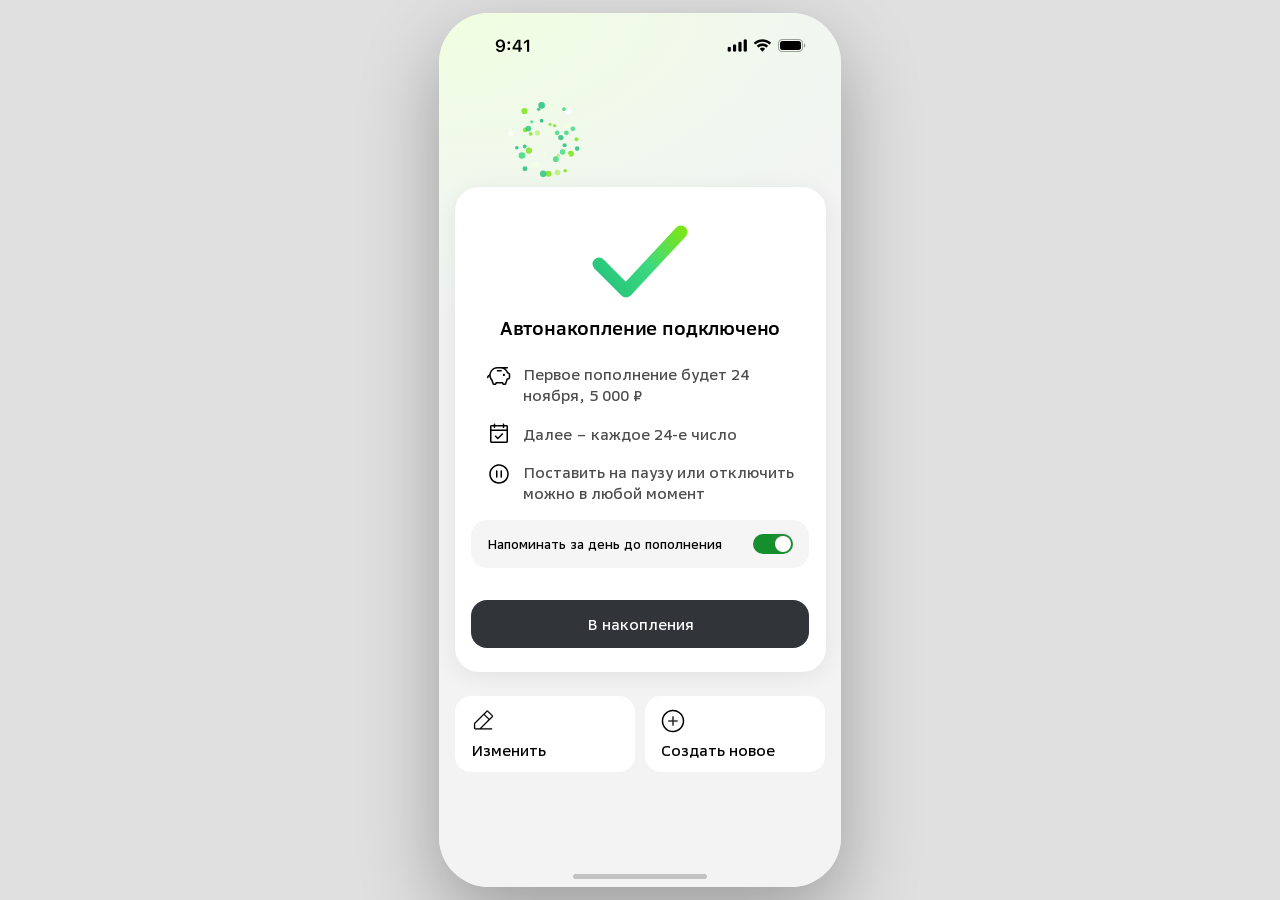
<file: подключено.html>
<!DOCTYPE html>
<html lang="ru">
<head>
  <meta charset="UTF-8" />
  <meta name="viewport" content="width=device-width, initial-scale=1.0" />
  <title>Автонакопление подключено</title>
  <style>
    @font-face {
      font-family: 'SB Sans Text';
      src: url('fonts/SB Sans Text.ttf') format('truetype');
      font-weight: 400;
      font-style: normal;
    }
    @font-face {
      font-family: 'SB Sans Text';
      src: url('fonts/sb-sans-text-medium.ttf') format('truetype');
      font-weight: 500;
      font-style: normal;
    }
    @font-face {
      font-family: 'SB Sans Text';
      src: url('fonts/SB-Sans-Text-Semibold.ttf') format('truetype');
      font-weight: 600;
      font-style: normal;
    }

    :root { --ff: 'SB Sans Text', -apple-system, sans-serif; }

    * { box-sizing: border-box; margin: 0; padding: 0; }

    body {
      background: #e0e0e0;
      display: flex;
      justify-content: center;
      align-items: center;
      min-height: 100vh;
      font-family: var(--ff);
      -webkit-font-smoothing: antialiased;
      -moz-osx-font-smoothing: grayscale;
      font-synthesis: none;
    }

    .phone {
      position: relative;
      width: 402px;
      height: 874px;
      overflow: hidden;
      border-radius: 50px;
      background: #F3F3F3;
      box-shadow: 0 30px 80px rgba(0,0,0,0.3);
    }

    /* ---- Keyframes ---- */

    @keyframes fade-in {
      from { opacity: 0; }
      to   { opacity: 1; }
    }

    @keyframes checkmark-pop {
      from { transform: translateX(-50%) scale(0.6); opacity: 0; }
      to   { transform: translateX(-50%) scale(1);   opacity: 1; }
    }

    @keyframes slide-up-in {
      from { transform: translateY(16px); opacity: 0; }
      to   { transform: translateY(0);    opacity: 1; }
    }

    @keyframes btn-slide-up {
      from { transform: translateX(-50%) translateY(16px); opacity: 0; }
      to   { transform: translateX(-50%) translateY(0);    opacity: 1; }
    }

    /* ---- Animation classes ---- */

    .phone-bg {
      position: absolute;
      inset: 0;
      background: radial-gradient(ellipse 574px 315px at -32px -18px,
        #F0FFDE 0%, #F1F6F2 80%, #F3F3F3 100%);
      pointer-events: none;
      z-index: 0;
      opacity: 0;
      animation: fade-in 300ms ease-out 0ms both;
    }

    .anim-checkmark {
      opacity: 0;
      animation: checkmark-pop 400ms cubic-bezier(0.34, 1.56, 0.64, 1) 200ms both;
    }

    .anim-card {
      position: absolute;
      inset: 0;
      pointer-events: none;
      z-index: 1;
      opacity: 0;
      animation: slide-up-in 300ms ease-out 500ms both;
    }

    .anim-btn {
      opacity: 0;
      animation: btn-slide-up 300ms ease-out 700ms both;
    }

    .anim-btn-pair {
      opacity: 0;
      animation: slide-up-in 300ms ease-out 700ms both;
    }

    .toggle-switch {
      position: relative;
      width: 40px;
      height: 20px;
      border-radius: 10px;
      background: #CCCCCC;
      border: none;
      cursor: pointer;
      padding: 0;
      outline: none;
      flex-shrink: 0;
      -webkit-appearance: none;
      appearance: none;
      transition: background 200ms ease;
    }
    .toggle-switch.is-on {
      background: #148F2B;
    }
    .toggle-switch::after {
      content: '';
      position: absolute;
      top: 2px;
      left: 2px;
      width: 16px;
      height: 16px;
      border-radius: 50%;
      background: white;
      box-shadow: -1px -2px 5px rgba(115, 115, 115, 0.3);
      transition: left 200ms ease;
    }
    .toggle-switch.is-on::after {
      left: 22px;
    }
  </style>
  <link rel="stylesheet" href="preview-fit.css" />
  <script src="preview-fit.js" defer></script>
</head>
<body>
<div class="phone">

  <!-- Background gradient -->
  <div class="phone-bg"></div>

  <!-- Status bar -->
  <div style="position:absolute;top:0;left:0;width:402px;height:62px;overflow:hidden;pointer-events:none;z-index:10;">
    <img src="assets/savings-status-bar.png" alt=""
      style="position:absolute;inset:0;width:100%;height:100%;max-width:none;object-fit:cover;mix-blend-mode:multiply;" />
  </div>

  <!-- Fireworks canvas (replaces static SVG) -->
  <canvas id="fw-canvas" style="position:absolute;top:0;left:0;pointer-events:none;z-index:2;"></canvas>

  <!-- Card group: white card + title + info rows -->
  <div class="anim-card">

    <!-- White card -->
    <div style="position:absolute;top:174px;left:16px;width:371px;height:485px;
      background:#fff;border-radius:24px;
      box-shadow:0 4px 24px rgba(0,0,0,0.07);"></div>

    <!-- Title -->
    <p style="position:absolute;top:327px;left:50%;
      transform:translate(-50%,-100%);
      font-family:var(--ff);font-size:18px;font-weight:600;color:#000;
      letter-spacing:-0.18px;white-space:nowrap;text-align:center;">
      Автонакопление подключено
    </p>

    <!-- Info rows -->
    <div style="position:absolute;top:351px;left:48px;width:307px;
      display:flex;flex-direction:column;gap:16px;">

      <div style="display:flex;gap:12px;align-items:flex-start;">
        <img src="assets/connect-piggybank.svg" alt=""
          style="width:24px;height:24px;flex-shrink:0;max-width:none;" />
        <p id="firstTransferText" style="font-family:var(--ff);font-size:15px;font-weight:500;color:#4d4d4d;
          line-height:1.4;width:273px;">Первое пополнение будет 24 ноября, 5 000 ₽</p>
      </div>

      <div style="display:flex;gap:12px;align-items:center;">
        <img src="assets/connect-calendarcheck.svg" alt=""
          style="width:24px;height:24px;flex-shrink:0;max-width:none;" />
        <p id="scheduleText" style="font-family:var(--ff);font-size:15px;font-weight:500;color:#4d4d4d;
          white-space:nowrap;">Далее – каждое 24-е число</p>
      </div>

      <div style="display:flex;gap:12px;align-items:flex-start;">
        <img src="assets/connect-pausecircle.svg" alt=""
          style="width:24px;height:24px;flex-shrink:0;max-width:none;" />
        <p style="font-family:var(--ff);font-size:15px;font-weight:500;color:#4d4d4d;
          line-height:1.4;width:273px;">Поставить на паузу или отключить можно в любой момент</p>
      </div>

    </div>

    <!-- Notification toggle -->
    <div style="position:absolute;top:507px;left:50%;transform:translateX(-50%);
      width:338px;height:48px;background:#F5F5F5;border-radius:16px;
      display:flex;align-items:center;justify-content:space-between;padding:10px 16px;">
      <p style="font-family:var(--ff);font-size:13px;font-weight:500;color:#000;">Напоминать за день до пополнения</p>
      <button class="toggle-switch is-on" style="pointer-events:auto;" onclick="this.classList.toggle('is-on')"></button>
    </div>
  </div>

  <!-- Checkmark (above card via DOM order) -->
  <div class="anim-checkmark" style="position:absolute;top:210px;left:50%;z-index:3;">
    <svg width="100" height="82" viewBox="0 0 100 82" fill="none" xmlns="http://www.w3.org/2000/svg">
      <defs>
        <linearGradient id="ck" x1="8" y1="70" x2="92" y2="8" gradientUnits="userSpaceOnUse">
          <stop offset="0%" stop-color="#21C17B"/>
          <stop offset="55%" stop-color="#3DD980"/>
          <stop offset="100%" stop-color="#7AE519"/>
        </linearGradient>
      </defs>
      <path d="M9 41L36 68L91 9"
        stroke="url(#ck)" stroke-width="13"
        stroke-linecap="round" stroke-linejoin="round"/>
    </svg>
  </div>

  <!-- Button "В накопления" -->
  <a href="накопительный-счёт.html" class="anim-btn"
    style="text-decoration:none;position:absolute;top:587px;left:50%;
      width:338px;height:48px;background:#313439;border-radius:16px;
      display:flex;align-items:center;justify-content:center;padding:10px;z-index:4;">
    <p style="font-family:var(--ff);font-size:15px;font-weight:500;color:#fff;white-space:nowrap;">В накопления</p>
  </a>

  <!-- Buttons: Изменить + Создать новое -->
  <div class="anim-btn-pair" style="position:absolute;top:683px;left:16px;width:370px;
    display:flex;align-items:center;justify-content:space-between;z-index:4;">

    <a id="editScheduleLink" href="изменить.html" style="text-decoration:none;background:#fff;width:180px;height:76px;border-radius:16px;
      display:flex;align-items:center;">
      <div style="display:flex;flex-direction:column;gap:8px;align-items:flex-start;
        justify-content:center;padding:0 16px;">
        <img src="assets/connect-pencil.svg" alt=""
          style="width:24px;height:24px;flex-shrink:0;max-width:none;" />
        <p style="font-family:var(--ff);font-size:15px;font-weight:500;color:#000;white-space:nowrap;">Изменить</p>
      </div>
    </a>

    <div id="createNewBtn" style="background:#fff;width:180px;height:76px;border-radius:16px;
      display:flex;align-items:center;cursor:pointer;">
      <div style="display:flex;flex-direction:column;gap:8px;align-items:flex-start;
        justify-content:center;padding:0 16px;">
        <img src="assets/connect-icon-buttons2.svg" alt=""
          style="width:24px;height:24px;flex-shrink:0;max-width:none;" />
        <p style="font-family:var(--ff);font-size:15px;font-weight:500;color:#000;white-space:nowrap;">Создать новое</p>
      </div>
    </div>

  </div>

  <!-- Home indicator -->
  <div style="position:absolute;bottom:8px;left:50%;transform:translateX(-50%);
    width:134px;height:5px;background:#000;border-radius:3px;opacity:0.2;z-index:5;"></div>

</div>

<script>
(function () {
  var canvas = document.getElementById('fw-canvas');
  var ctx = canvas.getContext('2d');
  canvas.width = 402;
  canvas.height = 874;

  var COLORS = ['#21C17B', '#3DD980', '#7AE519', '#B8F07A', '#F0FFDE', '#ffffff'];

  // 4 bursts in upper part of phone, staggered 330ms apart
  var BURSTS = [
    { x: 108, y: 125, t:   0, fired: false },
    { x: 294, y:  90, t: 330, fired: false },
    { x: 195, y: 170, t: 660, fired: false },
    { x:  72, y: 225, t: 990, fired: false },
  ];

  var particles = [];

  function createBurst(cx, cy) {
    var count = 42;
    for (var i = 0; i < count; i++) {
      var angle = (Math.PI * 2 * i / count) + (Math.random() - 0.5) * 0.25;
      var speed = 1.2 + Math.random() * 2.8;
      particles.push({
        x: cx, y: cy,
        vx: Math.cos(angle) * speed,
        vy: Math.sin(angle) * speed,
        opacity: 0.9 + Math.random() * 0.1,
        color: COLORS[Math.floor(Math.random() * COLORS.length)],
        radius: 1.4 + Math.random() * 2.0,
        gravity: 0.037 + Math.random() * 0.030,
        drag: 0.985 + Math.random() * 0.01,
        decay: 0.008 + Math.random() * 0.007,
      });
    }
  }

  var startTime = null;

  function tick(ts) {
    if (!startTime) startTime = ts;
    var elapsed = ts - startTime;

    ctx.clearRect(0, 0, 402, 874);

    for (var b = 0; b < BURSTS.length; b++) {
      if (!BURSTS[b].fired && elapsed >= BURSTS[b].t) {
        BURSTS[b].fired = true;
        createBurst(BURSTS[b].x, BURSTS[b].y);
      }
    }

    var alive = [];
    for (var i = 0; i < particles.length; i++) {
      var p = particles[i];
      if (p.opacity <= 0.02) continue;
      p.vy += p.gravity;
      p.vx *= p.drag;
      p.vy *= p.drag;
      p.x += p.vx;
      p.y += p.vy;
      p.opacity -= p.decay;
      ctx.globalAlpha = Math.max(0, p.opacity);
      ctx.fillStyle = p.color;
      ctx.beginPath();
      ctx.arc(p.x, p.y, p.radius, 0, Math.PI * 2);
      ctx.fill();
      alive.push(p);
    }
    ctx.globalAlpha = 1;
    particles = alive;

    // Fade canvas out at ~2.5s, fully gone at 3s
    if (elapsed > 2500) {
      var t = Math.min(1, (elapsed - 2500) / 500);
      canvas.style.opacity = String(1 - t);
    }

    if (elapsed < 3000) {
      requestAnimationFrame(tick);
    } else {
      canvas.style.display = 'none';
    }
  }

  setTimeout(function () {
    requestAnimationFrame(tick);
  }, 1000);
})();
</script>

<script src="schedule.js"></script>
<script>
(function () {
  var params = new URLSearchParams(window.location.search);
  var amount = params.get('amount');
  var day = params.get('day');
  if (!amount || !day) return;

  var frequency = params.get('frequency') === 'week' ? 'week' : 'month';
  var date = savingsSchedule.nextDate(frequency, day);
  var firstEl = document.getElementById('firstTransferText');
  var schedEl = document.getElementById('scheduleText');
  firstEl.textContent = params.get('lowBalanceToday') === '1'
    ? 'Если денег не хватит, сегодня пропустим пополнение.'
    : 'Первое пополнение будет ' + savingsSchedule.dateFormat.format(date) +
      ', ' + savingsSchedule.amountFormat.format(Number(amount)) + ' ₽';
  schedEl.style.whiteSpace = 'normal';
  schedEl.textContent = 'Далее — ' + savingsSchedule.label(frequency, day);
  document.getElementById('editScheduleLink').search = params.toString();
})();
</script>

<script>
(function () {
  var nextMap = { '1': '#income', '2': '#expenses', '3': '#weeks', '4': '' };
  var params = new URLSearchParams(window.location.search);
  var from = params.get('from');

  document.getElementById('createNewBtn').addEventListener('click', function () {
    var hash = (from && nextMap[from] !== undefined) ? nextMap[from] : '#income';
    window.location.href = 'по-расписанию.html' + hash;
  });
})();
</script>
</body>
</html>
</file>
<file: preview-fit.css>
body {
  min-height: 100vh;
  min-height: 100dvh;
}

.phone {
  flex: none;
  zoom: var(--preview-scale, 1);
}
</file>
